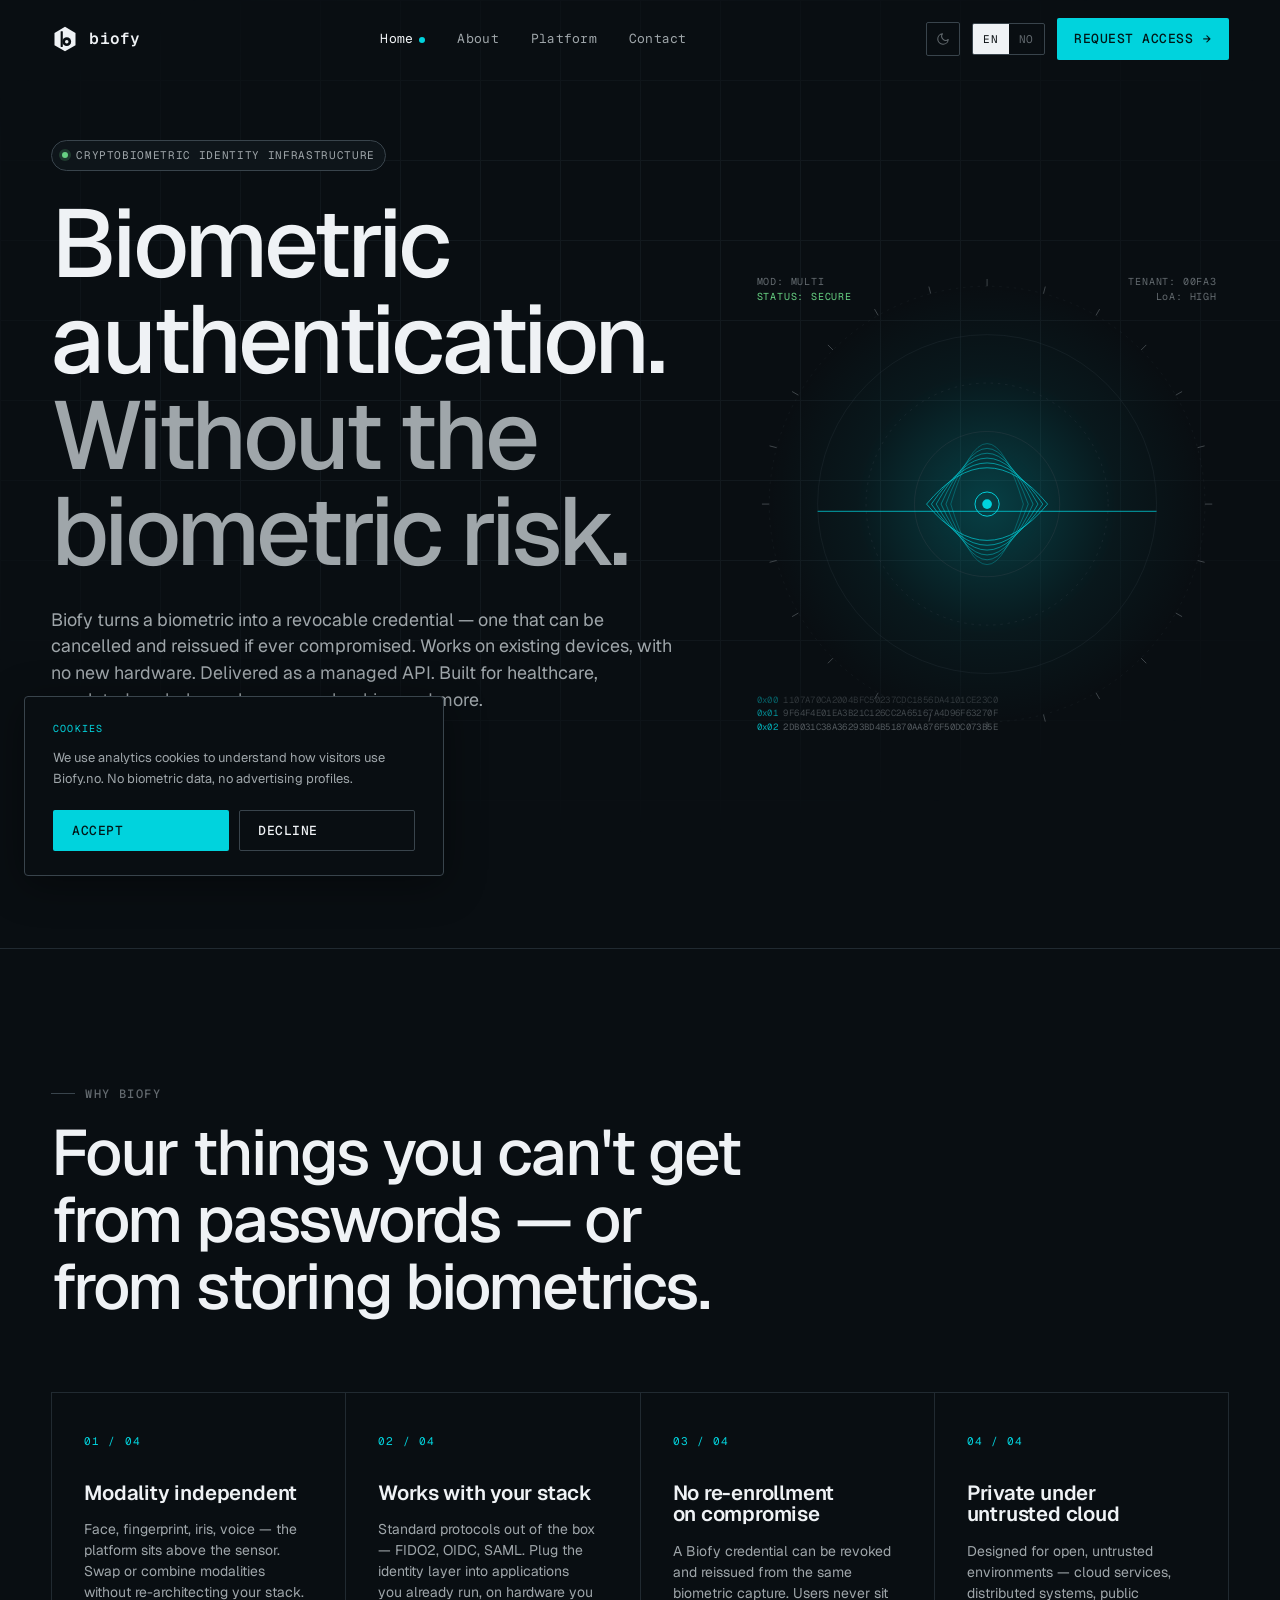
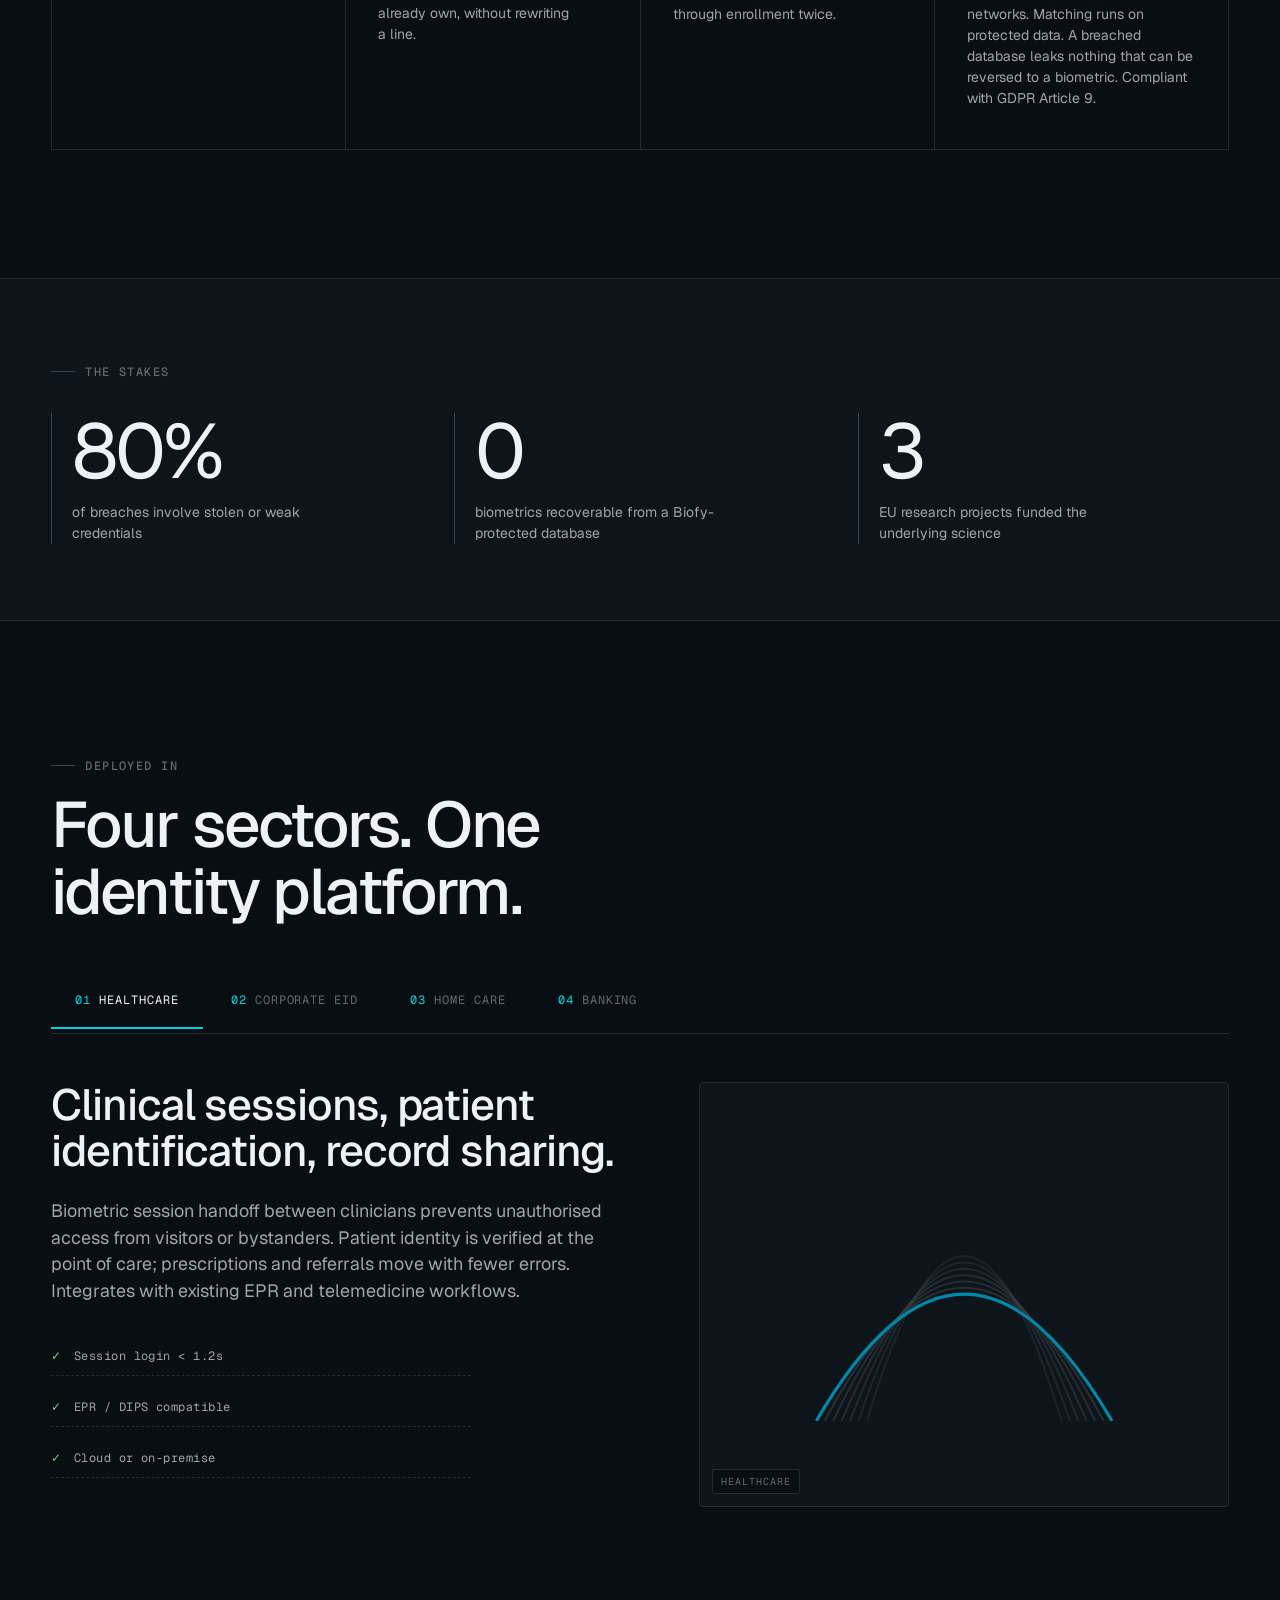
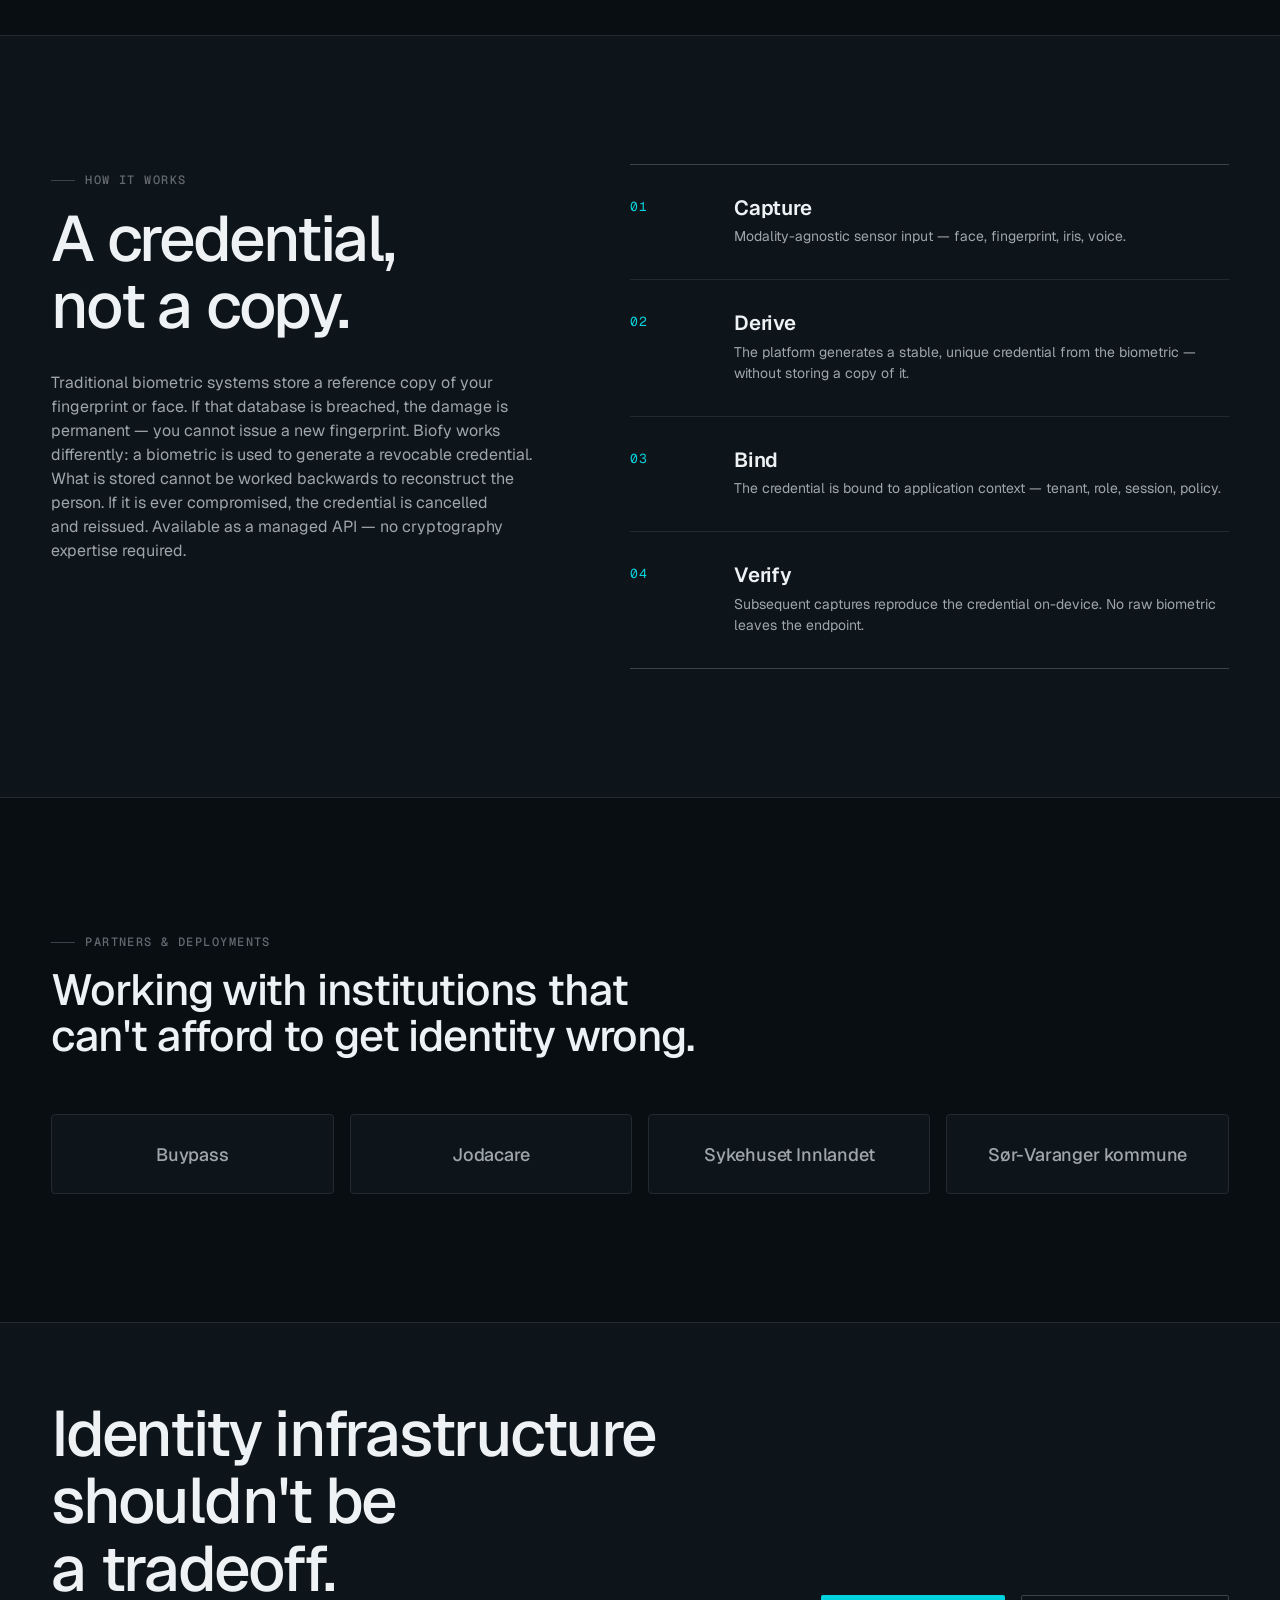
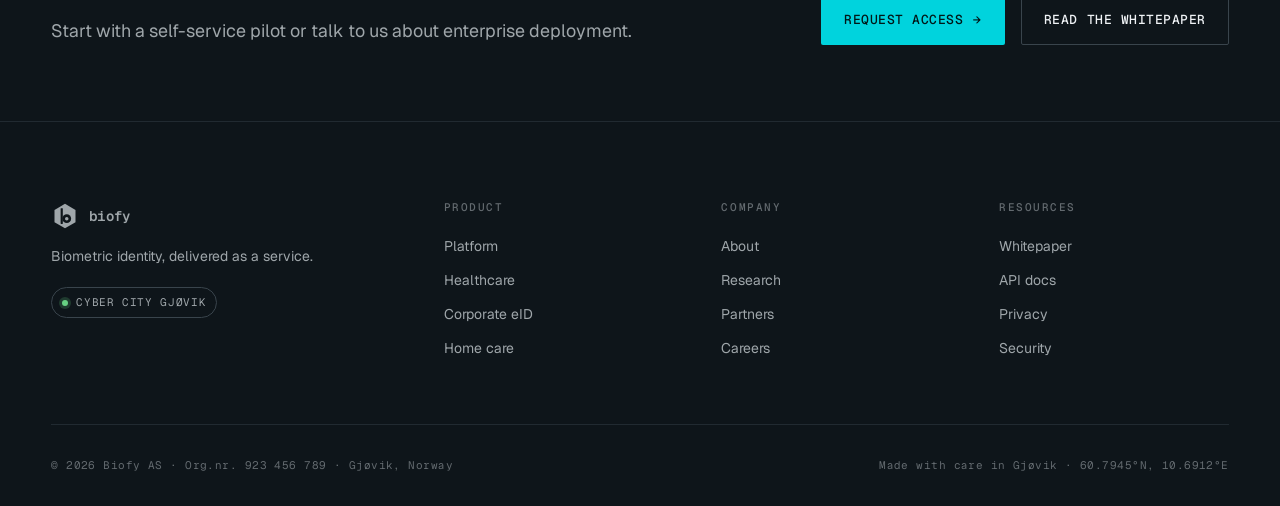
<file: index.html>
<!DOCTYPE html><html lang="en" data-theme="dark" data-scroll-behavior="smooth"><head><meta charSet="utf-8"/><meta name="viewport" content="width=device-width, initial-scale=1"/><link rel="stylesheet" href="/_next/static/chunks/0jp2jo.obcxv0.css" data-precedence="next"/><link rel="preload" as="script" fetchPriority="low" href="/_next/static/chunks/0y_wgo4lu8n.h.js"/><script src="/_next/static/chunks/0pqt~8bl3ukh4.js" async=""></script><script src="/_next/static/chunks/0v9c2uadhpd-i.js" async=""></script><script src="/_next/static/chunks/11wkea2fau5qv.js" async=""></script><script src="/_next/static/chunks/turbopack-0gbx_bzc98.e-.js" async=""></script><script src="/_next/static/chunks/025ootcr1dztp.js" async=""></script><script src="/_next/static/chunks/0~1-0-_nb18x6.js" async=""></script><script src="/_next/static/chunks/01xlw8hd842-c.js" async=""></script><script src="/_next/static/chunks/0p.-lf2bqux9h.js" async=""></script><script src="/_next/static/chunks/0ljwtwwk5x-9u.js" async=""></script><title>Biometric Authentication Without the Biometric Risk</title><meta name="description" content="Biofy turns a biometric into a revocable credential — one that can be cancelled and reissued if ever compromised. Works on existing devices. Built for healthcare, corporate eID, home care, and banking."/><meta name="robots" content="index, follow"/><link rel="canonical" href="https://biofy.no"/><meta property="og:title" content="Biometric Authentication Without the Biometric Risk | Biofy"/><meta property="og:description" content="Biofy turns a biometric into a revocable credential — one that can be cancelled and reissued if ever compromised. Works on existing devices. Built for healthcare, corporate eID, home care, and banking."/><meta property="og:url" content="https://biofy.no"/><meta property="og:image" content="https://biofy.no/opengraph-image?a1b4f851bb68a348"/><meta property="og:image:type" content="image/png"/><meta property="og:image:width" content="1200"/><meta property="og:image:height" content="630"/><meta property="og:image:alt" content="Biofy — Biometric authentication without the biometric risk"/><meta name="twitter:card" content="summary_large_image"/><meta name="twitter:title" content="Biofy — Biometric authentication without the biometric risk"/><meta name="twitter:description" content="Biofy turns a biometric into a revocable credential — breach-safe, revocable, and delivered as a managed API."/><meta name="twitter:image" content="https://biofy.no/opengraph-image?a1b4f851bb68a348"/><meta name="twitter:image:alt" content="Biofy — Biometric authentication without the biometric risk"/><meta name="twitter:image:type" content="image/png"/><meta name="twitter:image:width" content="1200"/><meta name="twitter:image:height" content="630"/><link rel="icon" href="/icon.svg?icon.0kzghrd9e~~87.svg" sizes="any" type="image/svg+xml"/><script>
(function(){try{var t=localStorage.getItem('biofy-theme');if(t!=='dark'&&t!=='light')t='dark';document.documentElement.setAttribute('data-theme',t);}catch(e){document.documentElement.setAttribute('data-theme','dark');}})();
</script><script src="/_next/static/chunks/03~yq9q893hmn.js" noModule=""></script></head><body><div hidden=""><!--$--><!--/$--></div><script type="application/ld+json">{"@context":"https://schema.org","@type":"Organization","name":"Biofy AS","url":"https://biofy.no","foundingDate":"2020","description":"Norwegian deep-tech company commercialising cryptobiometric identity, developed at Cyber City, NTNU.","address":{"@type":"PostalAddress","addressLocality":"Gjøvik","addressCountry":"NO"},"contactPoint":{"@type":"ContactPoint","email":"hello@biofy.no","contactType":"customer service"},"sameAs":["https://biofy.no"]}</script><nav class="nav "><div class="container nav-inner"><a class="logo" href="/"><svg width="28" height="28" viewBox="0 0 64 64" fill="none" class="block shrink-0" aria-label="Biofy mark"><defs><mask id="bmask-28"><rect width="64" height="64" fill="white"></rect><rect x="22" y="14" width="5" height="36" fill="black" rx="1"></rect><circle cx="36" cy="38" r="10" fill="black"></circle><circle cx="36" cy="38" r="4" fill="white"></circle></mask></defs><path d="M32 4 L56 18 L56 46 L32 60 L8 46 L8 18 Z" fill="currentColor" mask="url(#bmask-28)"></path><circle cx="36" cy="38" r="2" fill="currentColor"></circle></svg><span>biofy</span></a><div class="nav-links"><a class="nav-link active" href="/">Home</a><a class="nav-link " href="/about">About</a><a class="nav-link " href="/platform">Platform</a><a class="nav-link " href="/contact">Contact</a></div><div class="nav-actions"><button aria-label="Toggle theme" style="width:34px;height:34px;border:1px solid var(--line-strong);border-radius:var(--radius);display:grid;place-items:center;color:var(--fg-muted);transition:color 0.15s, border-color 0.15s"><svg viewBox="0 0 24 24" fill="none" stroke="currentColor" stroke-width="1.8" stroke-linecap="round" stroke-linejoin="round" style="width:14px;height:14px"><path d="M21 12.8A9 9 0 1 1 11.2 3a7 7 0 0 0 9.8 9.8z"></path></svg></button><div class="lang-switch"><button class="active">EN</button><button class="">NO</button></div><a class="btn btn-primary" style="padding:10px 16px" href="/contact">Request access<!-- --> <span class="arrow">→</span></a><button class="nav-toggle" aria-label="menu"><span></span></button></div></div></nav><main><section class="section" style="padding-top:140px;padding-bottom:80px;position:relative;overflow:hidden"><div class="grid-bg"></div><div class="container" style="position:relative"><div class="hero-grid" style="display:grid;grid-template-columns:minmax(0, 1.3fr) minmax(0, 1fr);gap:64px;align-items:center"><div><div class="chip"><span class="dot"></span>Cryptobiometric identity infrastructure</div><h1 class="h-display" style="margin-top:24px"><span style="display:block;color:var(--fg)">Biometric authentication.</span><span style="display:block;color:var(--fg-dim)">Without the biometric risk.</span></h1><p class="lede" style="margin-top:28px;max-width:56ch">Biofy turns a biometric into a revocable credential — one that can be cancelled and reissued if ever compromised. Works on existing devices, with no new hardware. Delivered as a managed API. Built for healthcare, regulated workplaces, home care, banking and more.</p><div class="row" style="margin-top:40px"><a class="btn btn-primary" href="/platform">See the platform<!-- --> <span class="arrow">→</span></a><a class="btn btn-ghost" href="/contact">Request access</a></div><div style="margin-top:48px;font-family:var(--font-mono);font-size:11px;letter-spacing:0.12em;text-transform:uppercase;color:var(--fg-muted);display:flex;gap:16px;flex-wrap:wrap"><span style="display:inline-flex;align-items:center;gap:8px"><span style="width:4px;height:4px;background:var(--signal);border-radius:50%"></span>NTNU NISlab</span><span style="display:inline-flex;align-items:center;gap:8px"><span style="width:4px;height:4px;background:var(--signal);border-radius:50%"></span>ISO 27001 ready</span><span style="display:inline-flex;align-items:center;gap:8px"><span style="width:4px;height:4px;background:var(--signal);border-radius:50%"></span>API-first</span></div></div><div><div style="position:relative;width:100%;aspect-ratio:1/1;max-width:520px;margin:0 auto;opacity:0;transition:opacity 0.3s"><svg viewBox="0 0 400 400" style="position:absolute;inset:0;width:100%;height:100%"><defs><radialGradient id="hg" cx="50%" cy="50%"><stop offset="0%" stop-color="var(--accent)" stop-opacity="0.25"></stop><stop offset="60%" stop-color="var(--accent)" stop-opacity="0.05"></stop><stop offset="100%" stop-color="var(--accent)" stop-opacity="0"></stop></radialGradient></defs><circle cx="200" cy="200" r="180" fill="url(#hg)"></circle><circle cx="200" cy="200" r="60" fill="none" stroke="var(--line-strong)" stroke-width="0.5" opacity="0.6"></circle><circle cx="200" cy="200" r="100" fill="none" stroke="var(--line-strong)" stroke-width="0.5" stroke-dasharray="2 4" opacity="0.5"></circle><circle cx="200" cy="200" r="140" fill="none" stroke="var(--line-strong)" stroke-width="0.5" opacity="0.4"></circle><circle cx="200" cy="200" r="180" fill="none" stroke="var(--line-strong)" stroke-width="0.5" stroke-dasharray="2 4" opacity="0.3"></circle><line x1="380" y1="200" x2="386" y2="200" stroke="var(--fg-muted)" stroke-width="0.5"></line><line x1="373.9" y1="246.6" x2="379.7" y2="248.1" stroke="var(--fg-muted)" stroke-width="0.5"></line><line x1="355.9" y1="290" x2="361.1" y2="293" stroke="var(--fg-muted)" stroke-width="0.5"></line><line x1="327.3" y1="327.3" x2="331.5" y2="331.5" stroke="var(--fg-muted)" stroke-width="0.5"></line><line x1="290" y1="355.9" x2="293" y2="361.1" stroke="var(--fg-muted)" stroke-width="0.5"></line><line x1="246.6" y1="373.9" x2="248.1" y2="379.7" stroke="var(--fg-muted)" stroke-width="0.5"></line><line x1="200" y1="380" x2="200" y2="386" stroke="var(--fg-muted)" stroke-width="0.5"></line><line x1="153.4" y1="373.9" x2="151.9" y2="379.7" stroke="var(--fg-muted)" stroke-width="0.5"></line><line x1="110" y1="355.9" x2="107" y2="361.1" stroke="var(--fg-muted)" stroke-width="0.5"></line><line x1="72.7" y1="327.3" x2="68.5" y2="331.5" stroke="var(--fg-muted)" stroke-width="0.5"></line><line x1="44.1" y1="290" x2="38.9" y2="293" stroke="var(--fg-muted)" stroke-width="0.5"></line><line x1="26.1" y1="246.6" x2="20.3" y2="248.1" stroke="var(--fg-muted)" stroke-width="0.5"></line><line x1="20" y1="200" x2="14" y2="200" stroke="var(--fg-muted)" stroke-width="0.5"></line><line x1="26.1" y1="153.4" x2="20.3" y2="151.9" stroke="var(--fg-muted)" stroke-width="0.5"></line><line x1="44.1" y1="110" x2="38.9" y2="107" stroke="var(--fg-muted)" stroke-width="0.5"></line><line x1="72.7" y1="72.7" x2="68.5" y2="68.5" stroke="var(--fg-muted)" stroke-width="0.5"></line><line x1="110" y1="44.1" x2="107" y2="38.9" stroke="var(--fg-muted)" stroke-width="0.5"></line><line x1="153.4" y1="26.1" x2="151.9" y2="20.3" stroke="var(--fg-muted)" stroke-width="0.5"></line><line x1="200" y1="20" x2="200" y2="14" stroke="var(--fg-muted)" stroke-width="0.5"></line><line x1="246.6" y1="26.1" x2="248.1" y2="20.3" stroke="var(--fg-muted)" stroke-width="0.5"></line><line x1="290" y1="44.1" x2="293" y2="38.9" stroke="var(--fg-muted)" stroke-width="0.5"></line><line x1="327.3" y1="72.7" x2="331.5" y2="68.5" stroke="var(--fg-muted)" stroke-width="0.5"></line><line x1="355.9" y1="110" x2="361.1" y2="107" stroke="var(--fg-muted)" stroke-width="0.5"></line><line x1="373.9" y1="153.4" x2="379.7" y2="151.9" stroke="var(--fg-muted)" stroke-width="0.5"></line><path d="M 150 200 Q 200 140, 250 200 Q 200 260, 150 200" fill="none" stroke="var(--accent)" stroke-width="0.8" opacity="0.7"></path><path d="M 154 200 Q 200 132, 246 200 Q 200 268, 154 200" fill="none" stroke="var(--accent)" stroke-width="0.8" opacity="0.62"></path><path d="M 158 200 Q 200 124, 242 200 Q 200 276, 158 200" fill="none" stroke="var(--accent)" stroke-width="0.8" opacity="0.54"></path><path d="M 162 200 Q 200 116, 238 200 Q 200 284, 162 200" fill="none" stroke="var(--accent)" stroke-width="0.8" opacity="0.46"></path><path d="M 166 200 Q 200 108, 234 200 Q 200 292, 166 200" fill="none" stroke="var(--accent)" stroke-width="0.8" opacity="0.38"></path><path d="M 170 200 Q 200 100, 230 200 Q 200 300, 170 200" fill="none" stroke="var(--accent)" stroke-width="0.8" opacity="0.3"></path><line x1="60" y1="140" x2="340" y2="140" stroke="var(--accent)" stroke-width="1" opacity="0.6"></line><circle cx="200" cy="200" r="4" fill="var(--accent)"></circle><circle cx="200" cy="200" r="10" fill="none" stroke="var(--accent)" stroke-width="0.8"></circle></svg><div style="position:absolute;top:12px;left:12px;font-family:var(--font-mono);font-size:10px;letter-spacing:0.08em;color:var(--fg-muted)"><div>MOD: MULTI</div><div style="color:var(--signal)">STATUS: SECURE</div></div><div style="position:absolute;top:12px;right:12px;font-family:var(--font-mono);font-size:10px;letter-spacing:0.08em;color:var(--fg-muted);text-align:right"><div>TENANT: 00FA3</div><div>LoA: HIGH</div></div><div style="position:absolute;bottom:12px;left:12px;right:12px;font-family:var(--font-mono);font-size:9px;letter-spacing:0.04em;color:var(--fg-muted);line-height:1.5"><div style="opacity:0.4;white-space:nowrap;overflow:hidden"><span style="color:var(--accent)">0x<!-- -->00</span>  <span>3B8BD16DF83AA4919256CC4DC8DE916F1BF360EB</span></div><div style="opacity:0.6000000000000001;white-space:nowrap;overflow:hidden"><span style="color:var(--accent)">0x<!-- -->01</span>  <span>B9E81E4064CD1BB0549F121711EE6CE68998643A</span></div><div style="opacity:0.8;white-space:nowrap;overflow:hidden"><span style="color:var(--accent)">0x<!-- -->02</span>  <span>37356B24D15182C016D868E16AFE277EE73C687A</span></div></div></div></div></div></div></section><section class="section" style="border-top:1px solid var(--line)"><div class="container"><div class="reveal" style="max-width:800px;margin-bottom:72px"><span class="eyebrow">Why Biofy</span><h2 class="h1" style="margin-top:16px">Four things you can&#x27;t get from passwords — or from storing biometrics.</h2></div><div style="display:grid;grid-template-columns:repeat(auto-fit, minmax(260px, 1fr));border-top:1px solid var(--line);border-left:1px solid var(--line)"><div class="reveal" style="padding:40px 32px;border-right:1px solid var(--line);border-bottom:1px solid var(--line);background:var(--bg);min-height:280px;transition:background 0.2s"><div style="font-family:var(--font-mono);font-size:11px;letter-spacing:0.1em;color:var(--accent);margin-bottom:32px">01<!-- --> / 04</div><h3 class="h3" style="margin-bottom:16px">Modality independent</h3><p style="font-size:14px">Face, fingerprint, iris, voice — the platform sits above the sensor. Swap or combine modalities without re-architecting your stack.</p></div><div class="reveal" style="padding:40px 32px;border-right:1px solid var(--line);border-bottom:1px solid var(--line);background:var(--bg);min-height:280px;transition:background 0.2s"><div style="font-family:var(--font-mono);font-size:11px;letter-spacing:0.1em;color:var(--accent);margin-bottom:32px">02<!-- --> / 04</div><h3 class="h3" style="margin-bottom:16px">Works with your stack</h3><p style="font-size:14px">Standard protocols out of the box — FIDO2, OIDC, SAML. Plug the identity layer into applications you already run, on hardware you already own, without rewriting a line.</p></div><div class="reveal" style="padding:40px 32px;border-right:1px solid var(--line);border-bottom:1px solid var(--line);background:var(--bg);min-height:280px;transition:background 0.2s"><div style="font-family:var(--font-mono);font-size:11px;letter-spacing:0.1em;color:var(--accent);margin-bottom:32px">03<!-- --> / 04</div><h3 class="h3" style="margin-bottom:16px">No re-enrollment on compromise</h3><p style="font-size:14px">A Biofy credential can be revoked and reissued from the same biometric capture. Users never sit through enrollment twice.</p></div><div class="reveal" style="padding:40px 32px;border-right:1px solid var(--line);border-bottom:1px solid var(--line);background:var(--bg);min-height:280px;transition:background 0.2s"><div style="font-family:var(--font-mono);font-size:11px;letter-spacing:0.1em;color:var(--accent);margin-bottom:32px">04<!-- --> / 04</div><h3 class="h3" style="margin-bottom:16px">Private under untrusted cloud</h3><p style="font-size:14px">Designed for open, untrusted environments — cloud services, distributed systems, public networks. Matching runs on protected data. A breached database leaks nothing that can be reversed to a biometric. Compliant with GDPR Article 9.</p></div></div></div></section><section class="section-sm" style="border-top:1px solid var(--line);background:var(--bg-1)"><div class="container"><span class="eyebrow reveal">The stakes</span><div style="margin-top:32px;display:grid;grid-template-columns:repeat(auto-fit, minmax(220px, 1fr));gap:32px"><div class="reveal" style="border-left:1px solid var(--line-strong);padding-left:20px"><div style="font-family:var(--font-sans);font-size:clamp(48px, 6vw, 80px);font-weight:400;letter-spacing:-0.04em;line-height:1;color:var(--fg)">80%</div><div style="margin-top:12px;color:var(--fg-dim);font-size:14px;max-width:260px">of breaches involve stolen or weak credentials</div></div><div class="reveal" style="border-left:1px solid var(--line-strong);padding-left:20px"><div style="font-family:var(--font-sans);font-size:clamp(48px, 6vw, 80px);font-weight:400;letter-spacing:-0.04em;line-height:1;color:var(--fg)">0</div><div style="margin-top:12px;color:var(--fg-dim);font-size:14px;max-width:260px">biometrics recoverable from a Biofy-protected database</div></div><div class="reveal" style="border-left:1px solid var(--line-strong);padding-left:20px"><div style="font-family:var(--font-sans);font-size:clamp(48px, 6vw, 80px);font-weight:400;letter-spacing:-0.04em;line-height:1;color:var(--fg)">3</div><div style="margin-top:12px;color:var(--fg-dim);font-size:14px;max-width:260px">EU research projects funded the underlying science</div></div></div></div></section><section class="section" style="border-top:1px solid var(--line)"><div class="container"><div class="reveal" style="margin-bottom:48px;max-width:760px"><span class="eyebrow">Deployed in</span><h2 class="h1" style="margin-top:16px">Four sectors. One identity platform.</h2></div><div class="reveal" style="display:flex;gap:4px;border-bottom:1px solid var(--line);margin-bottom:48px;padding-bottom:5px;overflow-x:auto"><button style="padding:18px 24px;font-family:var(--font-mono);font-size:12px;letter-spacing:0.08em;text-transform:uppercase;color:var(--fg);border-bottom:2px solid var(--accent);margin-bottom:-1px;transition:all 0.2s;white-space:nowrap"><span style="color:var(--accent);margin-right:8px">0<!-- -->1</span>Healthcare</button><button style="padding:18px 24px;font-family:var(--font-mono);font-size:12px;letter-spacing:0.08em;text-transform:uppercase;color:var(--fg-muted);border-bottom:2px solid transparent;margin-bottom:-1px;transition:all 0.2s;white-space:nowrap"><span style="color:var(--accent);margin-right:8px">0<!-- -->2</span>Corporate eID</button><button style="padding:18px 24px;font-family:var(--font-mono);font-size:12px;letter-spacing:0.08em;text-transform:uppercase;color:var(--fg-muted);border-bottom:2px solid transparent;margin-bottom:-1px;transition:all 0.2s;white-space:nowrap"><span style="color:var(--accent);margin-right:8px">0<!-- -->3</span>Home care</button><button style="padding:18px 24px;font-family:var(--font-mono);font-size:12px;letter-spacing:0.08em;text-transform:uppercase;color:var(--fg-muted);border-bottom:2px solid transparent;margin-bottom:-1px;transition:all 0.2s;white-space:nowrap"><span style="color:var(--accent);margin-right:8px">0<!-- -->4</span>Banking</button></div><div class="uc-grid reveal" style="display:grid;grid-template-columns:minmax(0, 1.1fr) minmax(0, 1fr);gap:64px;align-items:start"><div><h3 class="h2" style="margin-bottom:24px">Clinical sessions, patient identification, record sharing.</h3><p class="lede" style="margin-bottom:32px">Biometric session handoff between clinicians prevents unauthorised access from visitors or bystanders. Patient identity is verified at the point of care; prescriptions and referrals move with fewer errors. Integrates with existing EPR and telemedicine workflows.</p><div style="display:grid;gap:12px;max-width:420px"><div style="display:flex;align-items:center;gap:12px;padding:10px 0;border-bottom:1px dashed var(--line);font-family:var(--font-mono);font-size:12px;letter-spacing:0.04em;color:var(--fg-dim)"><span style="color:var(--signal)">✓</span>Session login &lt; 1.2s</div><div style="display:flex;align-items:center;gap:12px;padding:10px 0;border-bottom:1px dashed var(--line);font-family:var(--font-mono);font-size:12px;letter-spacing:0.04em;color:var(--fg-dim)"><span style="color:var(--signal)">✓</span>EPR / DIPS compatible</div><div style="display:flex;align-items:center;gap:12px;padding:10px 0;border-bottom:1px dashed var(--line);font-family:var(--font-mono);font-size:12px;letter-spacing:0.04em;color:var(--fg-dim)"><span style="color:var(--signal)">✓</span>Cloud or on-premise</div></div></div><div style="aspect-ratio:5/4;border-radius:var(--radius-lg);overflow:hidden;border:1px solid var(--line);background:var(--bg-1);position:relative"><svg viewBox="0 0 200 200" width="100%" height="100%" class="block w-full h-full" aria-hidden="true"><path d="M 30 160 Q 100 40, 170 160" stroke="var(--color-dim)" stroke-width="1" fill="none" opacity="0.6"></path><path d="M 34 160 Q 100 34, 166 160" stroke="var(--color-dim)" stroke-width="1" fill="none" opacity="0.5499999999999999"></path><path d="M 38 160 Q 100 28, 162 160" stroke="var(--color-dim)" stroke-width="1" fill="none" opacity="0.5"></path><path d="M 42 160 Q 100 22, 158 160" stroke="var(--color-dim)" stroke-width="1" fill="none" opacity="0.44999999999999996"></path><path d="M 46 160 Q 100 16, 154 160" stroke="var(--color-dim)" stroke-width="1" fill="none" opacity="0.39999999999999997"></path><path d="M 50 160 Q 100 10, 150 160" stroke="var(--color-dim)" stroke-width="1" fill="none" opacity="0.35"></path><path d="M 54 160 Q 100 4, 146 160" stroke="var(--color-dim)" stroke-width="1" fill="none" opacity="0.29999999999999993"></path><path d="M 30 160 Q 100 40, 170 160" stroke="var(--color-primary)" stroke-width="1.5" fill="none"></path></svg><div style="position:absolute;bottom:12px;left:12px;font-family:var(--font-mono);font-size:10px;letter-spacing:0.1em;text-transform:uppercase;color:var(--fg-muted);background:var(--bg);border:1px solid var(--line);border-radius:2px;padding:4px 8px">Healthcare</div></div></div></div></section><section class="section" style="border-top:1px solid var(--line);background:var(--bg-1)"><div class="container"><div class="how-grid" style="display:grid;grid-template-columns:minmax(0, 1fr) minmax(0, 1.2fr);gap:80px;align-items:start"><div class="reveal" style="position:sticky;top:120px"><span class="eyebrow">How it works</span><h2 class="h1" style="margin-top:16px">A credential, not a copy.</h2><p class="mt-m">Traditional biometric systems store a reference copy of your fingerprint or face. If that database is breached, the damage is permanent — you cannot issue a new fingerprint. Biofy works differently: a biometric is used to generate a revocable credential. What is stored cannot be worked backwards to reconstruct the person. If it is ever compromised, the credential is cancelled and reissued. Available as a managed API — no cryptography expertise required.</p></div><div><div class="reveal" style="display:grid;grid-template-columns:80px 1fr;gap:24px;padding:32px 0;border-top:1px solid var(--line-strong);border-bottom:none"><div style="font-family:var(--font-mono);font-size:13px;color:var(--accent);letter-spacing:0.08em">01</div><div><h3 class="h3" style="margin-bottom:8px">Capture</h3><p style="font-size:14px">Modality-agnostic sensor input — face, fingerprint, iris, voice.</p></div></div><div class="reveal" style="display:grid;grid-template-columns:80px 1fr;gap:24px;padding:32px 0;border-top:1px solid var(--line);border-bottom:none"><div style="font-family:var(--font-mono);font-size:13px;color:var(--accent);letter-spacing:0.08em">02</div><div><h3 class="h3" style="margin-bottom:8px">Derive</h3><p style="font-size:14px">The platform generates a stable, unique credential from the biometric — without storing a copy of it.</p></div></div><div class="reveal" style="display:grid;grid-template-columns:80px 1fr;gap:24px;padding:32px 0;border-top:1px solid var(--line);border-bottom:none"><div style="font-family:var(--font-mono);font-size:13px;color:var(--accent);letter-spacing:0.08em">03</div><div><h3 class="h3" style="margin-bottom:8px">Bind</h3><p style="font-size:14px">The credential is bound to application context — tenant, role, session, policy.</p></div></div><div class="reveal" style="display:grid;grid-template-columns:80px 1fr;gap:24px;padding:32px 0;border-top:1px solid var(--line);border-bottom:1px solid var(--line-strong)"><div style="font-family:var(--font-mono);font-size:13px;color:var(--accent);letter-spacing:0.08em">04</div><div><h3 class="h3" style="margin-bottom:8px">Verify</h3><p style="font-size:14px">Subsequent captures reproduce the credential on-device. No raw biometric leaves the endpoint.</p></div></div></div></div></div></section><section class="section" style="border-top:1px solid var(--line)"><div class="container"><div class="reveal" style="max-width:760px;margin-bottom:56px"><span class="eyebrow">Partners &amp; deployments</span><h2 class="h2" style="margin-top:16px">Working with institutions that can&#x27;t afford to get identity wrong.</h2></div><div class="reveal" style="display:grid;grid-template-columns:repeat(auto-fit, minmax(200px, 1fr));gap:16px"><div style="height:80px;display:grid;place-items:center;border:1px solid var(--line);border-radius:var(--radius-lg);background:var(--bg-1);padding:0 24px;transition:border-color 0.2s, color 0.2s;color:var(--fg-dim)"><span style="font-family:var(--font-sans);font-size:18px;font-weight:500;letter-spacing:-0.01em">Buypass</span></div><div style="height:80px;display:grid;place-items:center;border:1px solid var(--line);border-radius:var(--radius-lg);background:var(--bg-1);padding:0 24px;transition:border-color 0.2s, color 0.2s;color:var(--fg-dim)"><span style="font-family:var(--font-sans);font-size:18px;font-weight:500;letter-spacing:-0.01em">Jodacare</span></div><div style="height:80px;display:grid;place-items:center;border:1px solid var(--line);border-radius:var(--radius-lg);background:var(--bg-1);padding:0 24px;transition:border-color 0.2s, color 0.2s;color:var(--fg-dim)"><span style="font-family:var(--font-sans);font-size:18px;font-weight:500;letter-spacing:-0.01em">Sykehuset Innlandet</span></div><div style="height:80px;display:grid;place-items:center;border:1px solid var(--line);border-radius:var(--radius-lg);background:var(--bg-1);padding:0 24px;transition:border-color 0.2s, color 0.2s;color:var(--fg-dim)"><span style="font-family:var(--font-sans);font-size:18px;font-weight:500;letter-spacing:-0.01em">Sør-Varanger kommune</span></div></div></div></section><section class="section-sm" style="border-top:1px solid var(--line);background:var(--bg-1)"><div class="container"><div class="reveal" style="display:flex;justify-content:space-between;align-items:flex-end;gap:48px;flex-wrap:wrap"><div style="max-width:640px"><h2 class="h1">Identity infrastructure shouldn&#x27;t be a tradeoff.</h2><p class="lede mt-s">Start with a self-service pilot or talk to us about enterprise deployment.</p></div><div class="row"><a class="btn btn-primary" href="/contact">Request access<!-- --> <span class="arrow">→</span></a><a class="btn btn-ghost" href="/platform">Read the whitepaper</a></div></div></div></section></main><!--$--><!--/$--><footer class="footer"><div class="container"><div class="footer-grid"><div><a class="logo" style="margin-bottom:16px" href="/"><svg width="28" height="28" viewBox="0 0 64 64" fill="none" class="block shrink-0" aria-label="Biofy mark"><defs><mask id="bmask-28"><rect width="64" height="64" fill="white"></rect><rect x="22" y="14" width="5" height="36" fill="black" rx="1"></rect><circle cx="36" cy="38" r="10" fill="black"></circle><circle cx="36" cy="38" r="4" fill="white"></circle></mask></defs><path d="M32 4 L56 18 L56 46 L32 60 L8 46 L8 18 Z" fill="currentColor" mask="url(#bmask-28)"></path><circle cx="36" cy="38" r="2" fill="currentColor"></circle></svg><span>biofy</span></a><p style="font-size:14px;max-width:300px;margin-top:12px">Biometric identity, delivered as a service.</p><div class="chip" style="margin-top:20px"><span class="dot"></span>Cyber City Gjøvik</div></div><div><h4>Product</h4><ul><li><a href="/platform">Platform</a></li><li><a href="/platform">Healthcare</a></li><li><a href="/platform">Corporate eID</a></li><li><a href="/platform">Home care</a></li></ul></div><div><h4>Company</h4><ul><li><a href="/about">About</a></li><li><a href="/about">Research</a></li><li><a href="/about">Partners</a></li><li><a href="/about">Careers</a></li></ul></div><div><h4>Resources</h4><ul><li><a href="/contact">Whitepaper</a></li><li><a href="/contact">API docs</a></li><li><a href="/contact">Privacy</a></li><li><a href="/contact">Security</a></li></ul></div></div><div class="footer-bottom"><span>© 2026 Biofy AS · Org.nr. 923 456 789 · Gjøvik, Norway</span><span>Made with care in Gjøvik<!-- --> · 60.7945°N, 10.6912°E</span></div></div></footer><script src="/_next/static/chunks/0y_wgo4lu8n.h.js" id="_R_" async=""></script><script>(self.__next_f=self.__next_f||[]).push([0])</script><script>self.__next_f.push([1,"1:\"$Sreact.fragment\"\n2:I[25267,[\"/_next/static/chunks/025ootcr1dztp.js\",\"/_next/static/chunks/0~1-0-_nb18x6.js\"],\"ThemeProvider\"]\n3:I[73297,[\"/_next/static/chunks/025ootcr1dztp.js\",\"/_next/static/chunks/0~1-0-_nb18x6.js\"],\"LanguageProvider\"]\n4:I[5164,[\"/_next/static/chunks/025ootcr1dztp.js\",\"/_next/static/chunks/0~1-0-_nb18x6.js\"],\"Nav\"]\n5:I[39756,[\"/_next/static/chunks/01xlw8hd842-c.js\",\"/_next/static/chunks/0p.-lf2bqux9h.js\"],\"default\"]\n6:I[37457,[\"/_next/static/chunks/01xlw8hd842-c.js\",\"/_next/static/chunks/0p.-lf2bqux9h.js\"],\"default\"]\n7:I[22016,[\"/_next/static/chunks/025ootcr1dztp.js\",\"/_next/static/chunks/0~1-0-_nb18x6.js\"],\"\"]\n8:I[41710,[\"/_next/static/chunks/025ootcr1dztp.js\",\"/_next/static/chunks/0~1-0-_nb18x6.js\"],\"Footer\"]\n9:I[42619,[\"/_next/static/chunks/025ootcr1dztp.js\",\"/_next/static/chunks/0~1-0-_nb18x6.js\"],\"CookieConsent\"]\na:I[48908,[\"/_next/static/chunks/025ootcr1dztp.js\",\"/_next/static/chunks/0~1-0-_nb18x6.js\",\"/_next/static/chunks/0ljwtwwk5x-9u.js\"],\"HomeClient\"]\nb:I[97367,[\"/_next/static/chunks/01xlw8hd842-c.js\",\"/_next/static/chunks/0p.-lf2bqux9h.js\"],\"OutletBoundary\"]\nc:\"$Sreact.suspense\"\ne:I[97367,[\"/_next/static/chunks/01xlw8hd842-c.js\",\"/_next/static/chunks/0p.-lf2bqux9h.js\"],\"ViewportBoundary\"]\n10:I[97367,[\"/_next/static/chunks/01xlw8hd842-c.js\",\"/_next/static/chunks/0p.-lf2bqux9h.js\"],\"MetadataBoundary\"]\n12:I[68027,[\"/_next/static/chunks/025ootcr1dztp.js\",\"/_next/static/chunks/0~1-0-_nb18x6.js\"],\"default\",1]\n:HL[\"/_next/static/chunks/0jp2jo.obcxv0.css\",\"style\"]\n"])</script><script>self.__next_f.push([1,"0:{\"P\":null,\"c\":[\"\",\"\"],\"q\":\"\",\"i\":false,\"f\":[[[\"\",{\"children\":[\"__PAGE__\",{}]},\"$undefined\",\"$undefined\",16],[[\"$\",\"$1\",\"c\",{\"children\":[[[\"$\",\"link\",\"0\",{\"rel\":\"stylesheet\",\"href\":\"/_next/static/chunks/0jp2jo.obcxv0.css\",\"precedence\":\"next\",\"crossOrigin\":\"$undefined\",\"nonce\":\"$undefined\"}],[\"$\",\"script\",\"script-0\",{\"src\":\"/_next/static/chunks/025ootcr1dztp.js\",\"async\":true,\"nonce\":\"$undefined\"}],[\"$\",\"script\",\"script-1\",{\"src\":\"/_next/static/chunks/0~1-0-_nb18x6.js\",\"async\":true,\"nonce\":\"$undefined\"}]],[\"$\",\"html\",null,{\"lang\":\"en\",\"data-theme\":\"dark\",\"data-scroll-behavior\":\"smooth\",\"suppressHydrationWarning\":true,\"children\":[[\"$\",\"head\",null,{\"children\":[\"$\",\"script\",null,{\"dangerouslySetInnerHTML\":{\"__html\":\"\\n(function(){try{var t=localStorage.getItem('biofy-theme');if(t!=='dark'\u0026\u0026t!=='light')t='dark';document.documentElement.setAttribute('data-theme',t);}catch(e){document.documentElement.setAttribute('data-theme','dark');}})();\\n\"}}]}],[\"$\",\"body\",null,{\"children\":[[\"$\",\"script\",null,{\"type\":\"application/ld+json\",\"dangerouslySetInnerHTML\":{\"__html\":\"{\\\"@context\\\":\\\"https://schema.org\\\",\\\"@type\\\":\\\"Organization\\\",\\\"name\\\":\\\"Biofy AS\\\",\\\"url\\\":\\\"https://biofy.no\\\",\\\"foundingDate\\\":\\\"2020\\\",\\\"description\\\":\\\"Norwegian deep-tech company commercialising cryptobiometric identity, developed at Cyber City, NTNU.\\\",\\\"address\\\":{\\\"@type\\\":\\\"PostalAddress\\\",\\\"addressLocality\\\":\\\"Gjøvik\\\",\\\"addressCountry\\\":\\\"NO\\\"},\\\"contactPoint\\\":{\\\"@type\\\":\\\"ContactPoint\\\",\\\"email\\\":\\\"hello@biofy.no\\\",\\\"contactType\\\":\\\"customer service\\\"},\\\"sameAs\\\":[\\\"https://biofy.no\\\"]}\"}}],[\"$\",\"$L2\",null,{\"children\":[\"$\",\"$L3\",null,{\"children\":[[\"$\",\"$L4\",null,{}],[\"$\",\"$L5\",null,{\"parallelRouterKey\":\"children\",\"error\":\"$undefined\",\"errorStyles\":\"$undefined\",\"errorScripts\":\"$undefined\",\"template\":[\"$\",\"$L6\",null,{}],\"templateStyles\":\"$undefined\",\"templateScripts\":\"$undefined\",\"notFound\":[[\"$\",\"main\",null,{\"children\":[\"$\",\"section\",null,{\"className\":\"section\",\"style\":{\"paddingTop\":160,\"paddingBottom\":120,\"minHeight\":\"60vh\",\"display\":\"flex\",\"alignItems\":\"center\"},\"children\":[\"$\",\"div\",null,{\"className\":\"container\",\"children\":[[\"$\",\"div\",null,{\"style\":{\"fontFamily\":\"var(--font-mono)\",\"fontSize\":11,\"letterSpacing\":\"0.12em\",\"textTransform\":\"uppercase\",\"color\":\"var(--accent)\",\"marginBottom\":24},\"children\":\"404\"}],[\"$\",\"h1\",null,{\"className\":\"h-display\",\"style\":{\"marginBottom\":24,\"maxWidth\":\"14ch\"},\"children\":\"Page not found.\"}],[\"$\",\"p\",null,{\"className\":\"lede\",\"style\":{\"maxWidth\":\"42ch\",\"marginBottom\":48},\"children\":\"The page you're looking for doesn't exist or has been moved.\"}],[\"$\",\"div\",null,{\"className\":\"row\",\"children\":[[\"$\",\"$L7\",null,{\"href\":\"/\",\"className\":\"btn btn-primary\",\"children\":[\"Back to home \",[\"$\",\"span\",null,{\"className\":\"arrow\",\"children\":\"→\"}]]}],[\"$\",\"$L7\",null,{\"href\":\"/contact\",\"className\":\"btn btn-ghost\",\"children\":\"Contact us\"}]]}]]}]}]}],[]],\"forbidden\":\"$undefined\",\"unauthorized\":\"$undefined\"}],[\"$\",\"$L8\",null,{}],[\"$\",\"$L9\",null,{}]]}]}]]}]]}]]}],{\"children\":[[\"$\",\"$1\",\"c\",{\"children\":[[\"$\",\"$La\",null,{}],[[\"$\",\"script\",\"script-0\",{\"src\":\"/_next/static/chunks/0ljwtwwk5x-9u.js\",\"async\":true,\"nonce\":\"$undefined\"}]],[\"$\",\"$Lb\",null,{\"children\":[\"$\",\"$c\",null,{\"name\":\"Next.MetadataOutlet\",\"children\":\"$@d\"}]}]]}],{},null,false,null]},null,false,null],[\"$\",\"$1\",\"h\",{\"children\":[null,[\"$\",\"$Le\",null,{\"children\":\"$Lf\"}],[\"$\",\"div\",null,{\"hidden\":true,\"children\":[\"$\",\"$L10\",null,{\"children\":[\"$\",\"$c\",null,{\"name\":\"Next.Metadata\",\"children\":\"$L11\"}]}]}],null]}],false]],\"m\":\"$undefined\",\"G\":[\"$12\",[[\"$\",\"link\",\"0\",{\"rel\":\"stylesheet\",\"href\":\"/_next/static/chunks/0jp2jo.obcxv0.css\",\"precedence\":\"next\",\"crossOrigin\":\"$undefined\",\"nonce\":\"$undefined\"}]]],\"S\":true,\"h\":null,\"s\":\"$undefined\",\"l\":\"$undefined\",\"p\":\"$undefined\",\"d\":\"$undefined\",\"b\":\"19XDL-rZMBKv00SYS5ERB\"}\n"])</script><script>self.__next_f.push([1,"f:[[\"$\",\"meta\",\"0\",{\"charSet\":\"utf-8\"}],[\"$\",\"meta\",\"1\",{\"name\":\"viewport\",\"content\":\"width=device-width, initial-scale=1\"}]]\n"])</script><script>self.__next_f.push([1,"13:I[27201,[\"/_next/static/chunks/01xlw8hd842-c.js\",\"/_next/static/chunks/0p.-lf2bqux9h.js\"],\"IconMark\"]\nd:null\n"])</script><script>self.__next_f.push([1,"11:[[\"$\",\"title\",\"0\",{\"children\":\"Biometric Authentication Without the Biometric Risk\"}],[\"$\",\"meta\",\"1\",{\"name\":\"description\",\"content\":\"Biofy turns a biometric into a revocable credential — one that can be cancelled and reissued if ever compromised. Works on existing devices. Built for healthcare, corporate eID, home care, and banking.\"}],[\"$\",\"meta\",\"2\",{\"name\":\"robots\",\"content\":\"index, follow\"}],[\"$\",\"link\",\"3\",{\"rel\":\"canonical\",\"href\":\"https://biofy.no\"}],[\"$\",\"meta\",\"4\",{\"property\":\"og:title\",\"content\":\"Biometric Authentication Without the Biometric Risk | Biofy\"}],[\"$\",\"meta\",\"5\",{\"property\":\"og:description\",\"content\":\"Biofy turns a biometric into a revocable credential — one that can be cancelled and reissued if ever compromised. Works on existing devices. Built for healthcare, corporate eID, home care, and banking.\"}],[\"$\",\"meta\",\"6\",{\"property\":\"og:url\",\"content\":\"https://biofy.no\"}],[\"$\",\"meta\",\"7\",{\"property\":\"og:image\",\"content\":\"https://biofy.no/opengraph-image?a1b4f851bb68a348\"}],[\"$\",\"meta\",\"8\",{\"property\":\"og:image:type\",\"content\":\"image/png\"}],[\"$\",\"meta\",\"9\",{\"property\":\"og:image:width\",\"content\":\"1200\"}],[\"$\",\"meta\",\"10\",{\"property\":\"og:image:height\",\"content\":\"630\"}],[\"$\",\"meta\",\"11\",{\"property\":\"og:image:alt\",\"content\":\"Biofy — Biometric authentication without the biometric risk\"}],[\"$\",\"meta\",\"12\",{\"name\":\"twitter:card\",\"content\":\"summary_large_image\"}],[\"$\",\"meta\",\"13\",{\"name\":\"twitter:title\",\"content\":\"Biofy — Biometric authentication without the biometric risk\"}],[\"$\",\"meta\",\"14\",{\"name\":\"twitter:description\",\"content\":\"Biofy turns a biometric into a revocable credential — breach-safe, revocable, and delivered as a managed API.\"}],[\"$\",\"meta\",\"15\",{\"name\":\"twitter:image\",\"content\":\"https://biofy.no/opengraph-image?a1b4f851bb68a348\"}],[\"$\",\"meta\",\"16\",{\"name\":\"twitter:image:alt\",\"content\":\"Biofy — Biometric authentication without the biometric risk\"}],[\"$\",\"meta\",\"17\",{\"name\":\"twitter:image:type\",\"content\":\"image/png\"}],[\"$\",\"meta\",\"18\",{\"name\":\"twitter:image:width\",\"content\":\"1200\"}],[\"$\",\"meta\",\"19\",{\"name\":\"twitter:image:height\",\"content\":\"630\"}],[\"$\",\"link\",\"20\",{\"rel\":\"icon\",\"href\":\"/icon.svg?icon.0kzghrd9e~~87.svg\",\"sizes\":\"any\",\"type\":\"image/svg+xml\"}],[\"$\",\"$L13\",\"21\",{}]]\n"])</script></body></html>
</file>
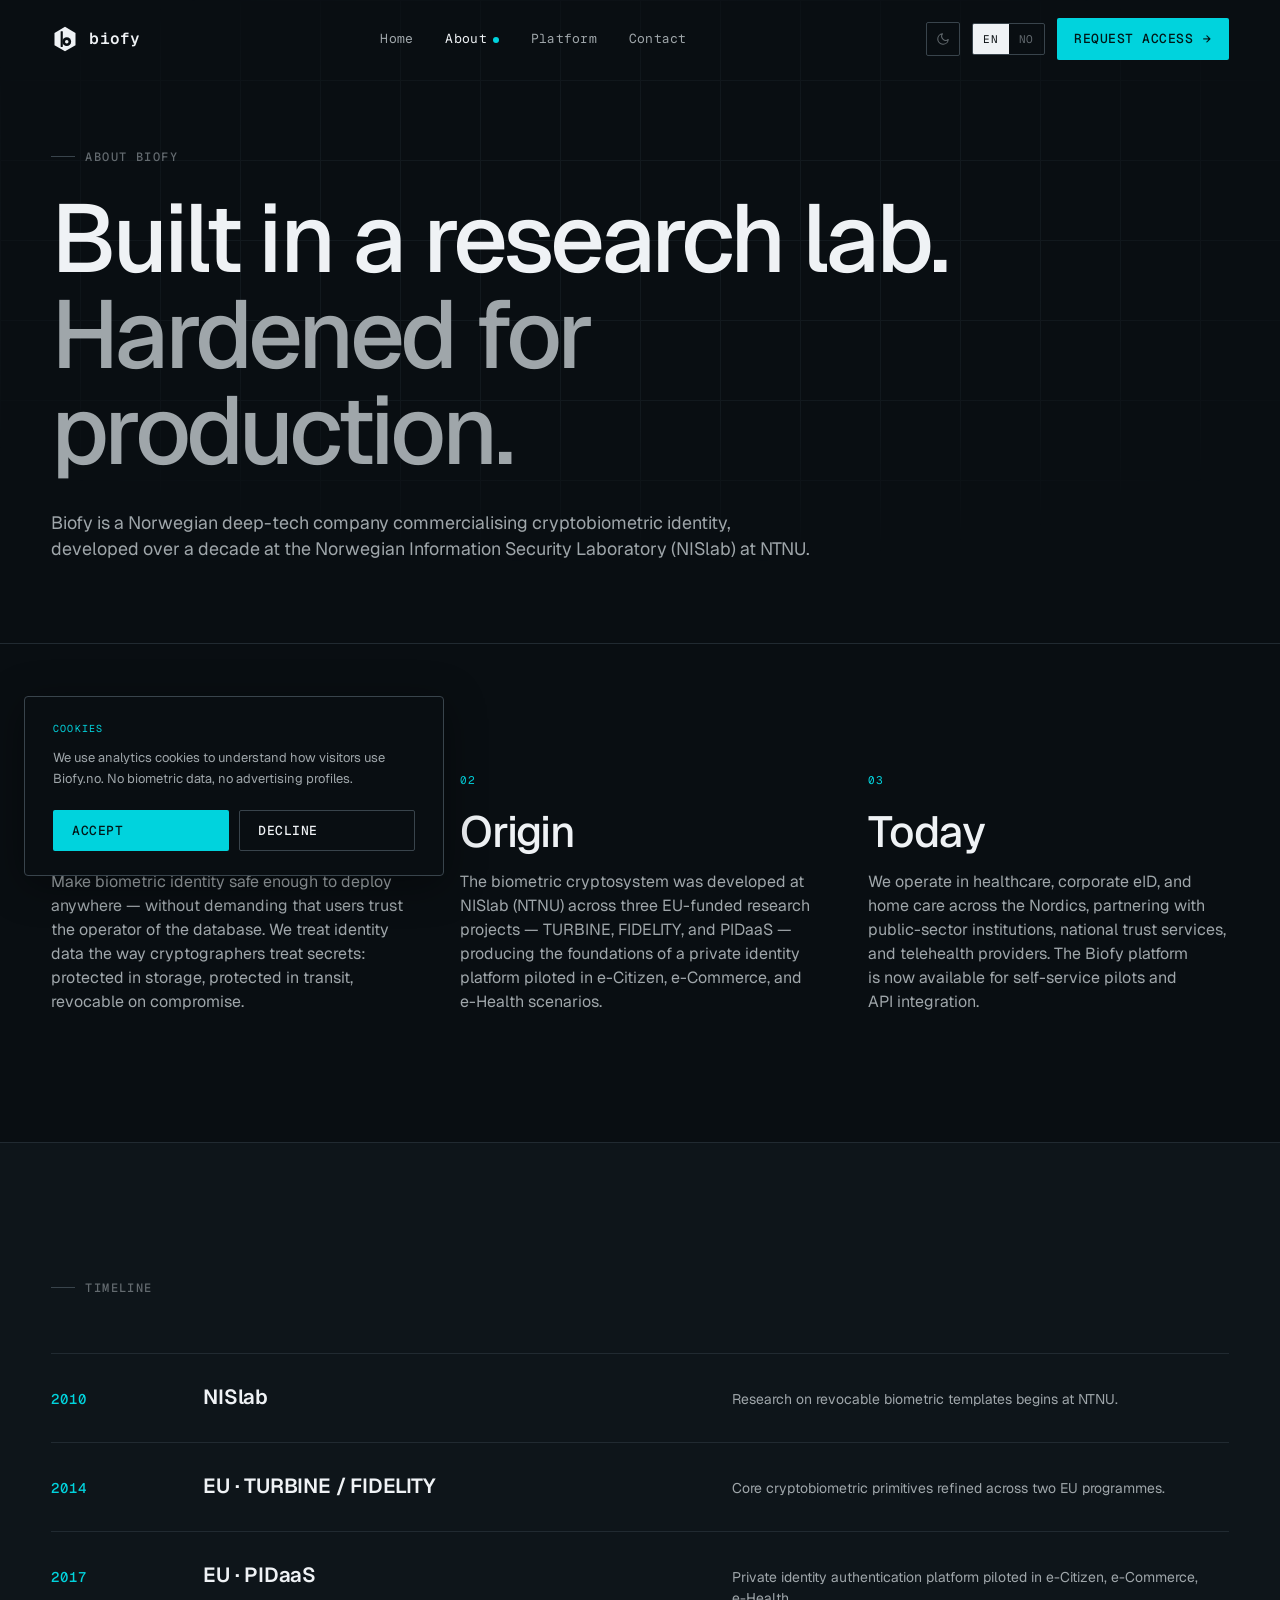
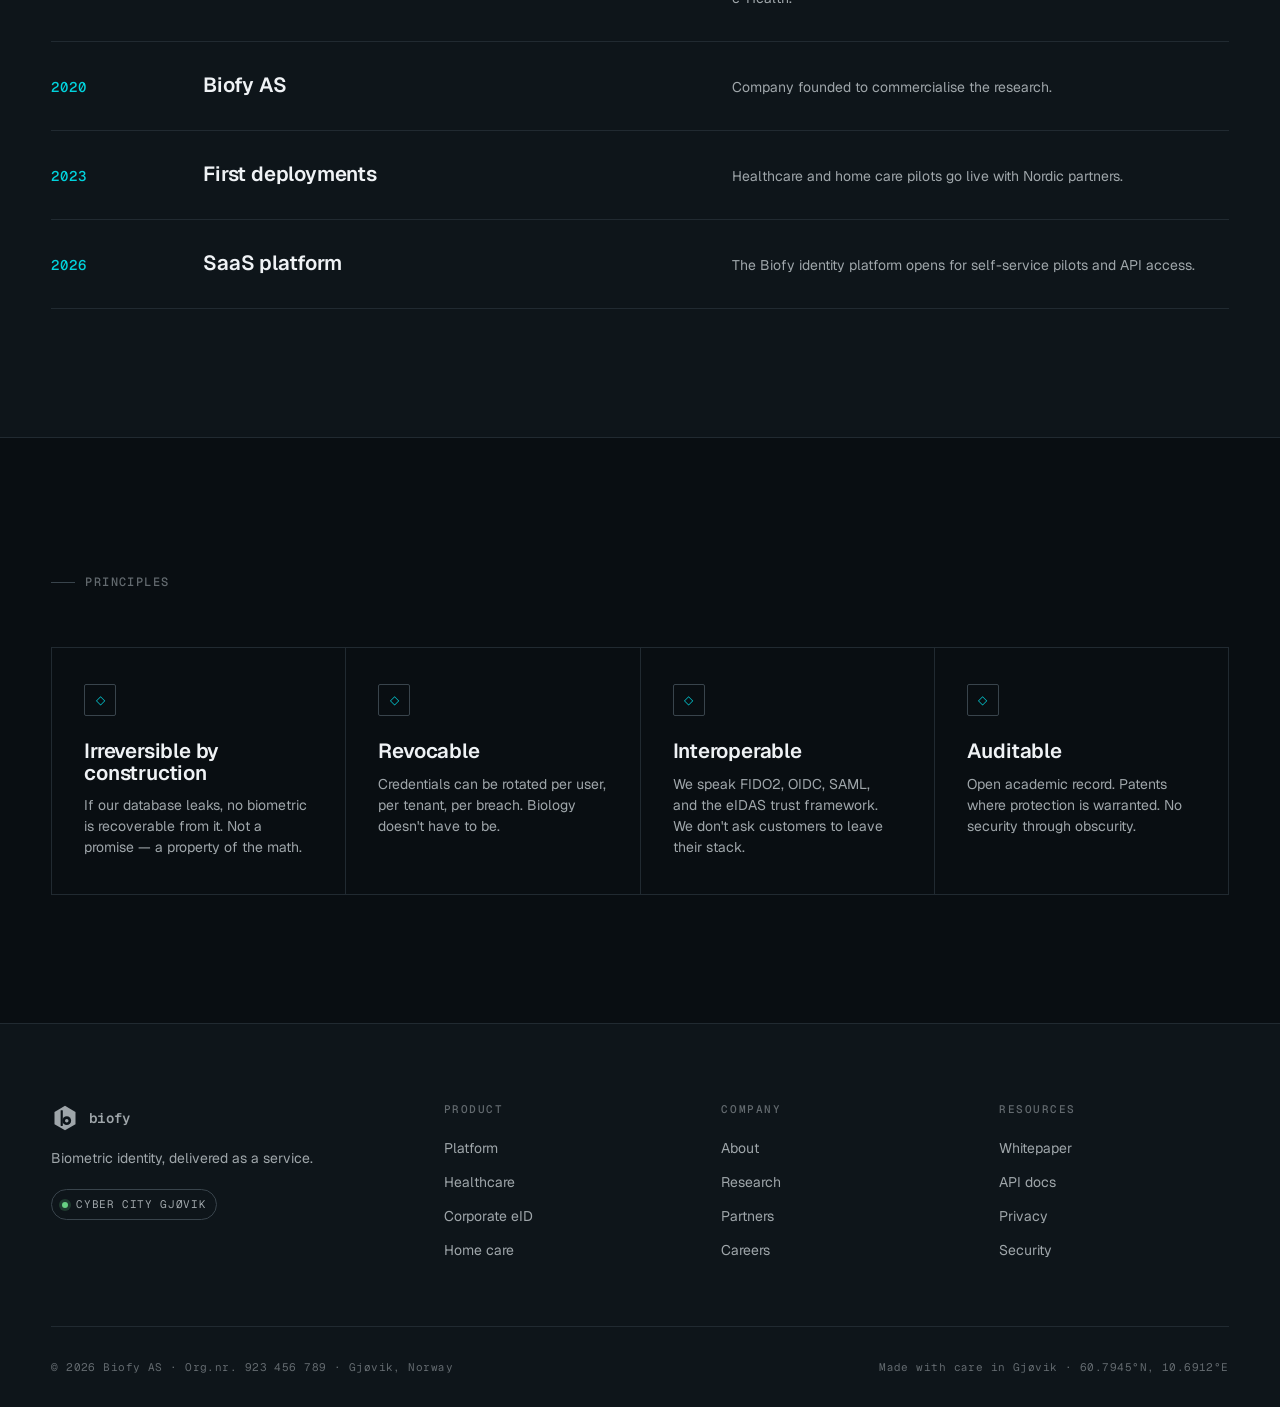
<file: about.html>
<!DOCTYPE html><html lang="en" data-theme="dark" data-scroll-behavior="smooth"><head><meta charSet="utf-8"/><meta name="viewport" content="width=device-width, initial-scale=1"/><link rel="stylesheet" href="/_next/static/chunks/0jp2jo.obcxv0.css" data-precedence="next"/><link rel="preload" as="script" fetchPriority="low" href="/_next/static/chunks/0y_wgo4lu8n.h.js"/><script src="/_next/static/chunks/0pqt~8bl3ukh4.js" async=""></script><script src="/_next/static/chunks/0v9c2uadhpd-i.js" async=""></script><script src="/_next/static/chunks/11wkea2fau5qv.js" async=""></script><script src="/_next/static/chunks/turbopack-0gbx_bzc98.e-.js" async=""></script><script src="/_next/static/chunks/025ootcr1dztp.js" async=""></script><script src="/_next/static/chunks/0~1-0-_nb18x6.js" async=""></script><script src="/_next/static/chunks/01xlw8hd842-c.js" async=""></script><script src="/_next/static/chunks/0p.-lf2bqux9h.js" async=""></script><script src="/_next/static/chunks/0dy7-s5piizsw.js" async=""></script><title>About — Built in a Research Lab, Hardened for Production | Biofy</title><meta name="description" content="Biofy is a Norwegian deep-tech company commercialising cryptobiometric identity developed over a decade at the Norwegian Information Security Laboratory (NISlab) at NTNU."/><meta name="robots" content="index, follow"/><link rel="canonical" href="https://biofy.no/about"/><meta property="og:title" content="About Biofy — Built in a Research Lab, Hardened for Production"/><meta property="og:description" content="Biofy is a Norwegian deep-tech company commercialising cryptobiometric identity developed over a decade at NISlab, NTNU. Backed by three EU research projects."/><meta property="og:url" content="https://biofy.no/about"/><meta name="twitter:card" content="summary_large_image"/><meta name="twitter:title" content="Biofy — Biometric authentication without the biometric risk"/><meta name="twitter:description" content="Biofy turns a biometric into a revocable credential — breach-safe, revocable, and delivered as a managed API."/><link rel="icon" href="/icon.svg?icon.0kzghrd9e~~87.svg" sizes="any" type="image/svg+xml"/><script>
(function(){try{var t=localStorage.getItem('biofy-theme');if(t!=='dark'&&t!=='light')t='dark';document.documentElement.setAttribute('data-theme',t);}catch(e){document.documentElement.setAttribute('data-theme','dark');}})();
</script><script src="/_next/static/chunks/03~yq9q893hmn.js" noModule=""></script></head><body><div hidden=""><!--$--><!--/$--></div><script type="application/ld+json">{"@context":"https://schema.org","@type":"Organization","name":"Biofy AS","url":"https://biofy.no","foundingDate":"2020","description":"Norwegian deep-tech company commercialising cryptobiometric identity, developed at Cyber City, NTNU.","address":{"@type":"PostalAddress","addressLocality":"Gjøvik","addressCountry":"NO"},"contactPoint":{"@type":"ContactPoint","email":"hello@biofy.no","contactType":"customer service"},"sameAs":["https://biofy.no"]}</script><nav class="nav "><div class="container nav-inner"><a class="logo" href="/"><svg width="28" height="28" viewBox="0 0 64 64" fill="none" class="block shrink-0" aria-label="Biofy mark"><defs><mask id="bmask-28"><rect width="64" height="64" fill="white"></rect><rect x="22" y="14" width="5" height="36" fill="black" rx="1"></rect><circle cx="36" cy="38" r="10" fill="black"></circle><circle cx="36" cy="38" r="4" fill="white"></circle></mask></defs><path d="M32 4 L56 18 L56 46 L32 60 L8 46 L8 18 Z" fill="currentColor" mask="url(#bmask-28)"></path><circle cx="36" cy="38" r="2" fill="currentColor"></circle></svg><span>biofy</span></a><div class="nav-links"><a class="nav-link " href="/">Home</a><a class="nav-link active" href="/about">About</a><a class="nav-link " href="/platform">Platform</a><a class="nav-link " href="/contact">Contact</a></div><div class="nav-actions"><button aria-label="Toggle theme" style="width:34px;height:34px;border:1px solid var(--line-strong);border-radius:var(--radius);display:grid;place-items:center;color:var(--fg-muted);transition:color 0.15s, border-color 0.15s"><svg viewBox="0 0 24 24" fill="none" stroke="currentColor" stroke-width="1.8" stroke-linecap="round" stroke-linejoin="round" style="width:14px;height:14px"><path d="M21 12.8A9 9 0 1 1 11.2 3a7 7 0 0 0 9.8 9.8z"></path></svg></button><div class="lang-switch"><button class="active">EN</button><button class="">NO</button></div><a class="btn btn-primary" style="padding:10px 16px" href="/contact">Request access<!-- --> <span class="arrow">→</span></a><button class="nav-toggle" aria-label="menu"><span></span></button></div></div></nav><main><section class="section" style="padding-top:140px;padding-bottom:80px;position:relative;overflow:hidden"><div class="grid-bg"></div><div class="container" style="position:relative"><span class="eyebrow">About Biofy</span><h1 class="h-display" style="margin-top:24px;max-width:14ch"><span style="display:block;color:var(--fg)">Built in a research lab.</span><span style="display:block;color:var(--fg-dim)">Hardened for production.</span></h1><p class="lede" style="margin-top:32px;max-width:64ch">Biofy is a Norwegian deep-tech company commercialising cryptobiometric identity, developed over a decade at the Norwegian Information Security Laboratory (NISlab) at NTNU.</p></div></section><section class="section" style="border-top:1px solid var(--line)"><div class="container"><div style="display:grid;grid-template-columns:repeat(auto-fit, minmax(280px, 1fr));gap:48px"><div class="reveal"><div class="mono" style="font-size:11px;letter-spacing:0.1em;color:var(--accent);margin-bottom:20px">0<!-- -->1</div><h3 class="h2" style="margin-bottom:16px">Mission</h3><p>Make biometric identity safe enough to deploy anywhere — without demanding that users trust the operator of the database. We treat identity data the way cryptographers treat secrets: protected in storage, protected in transit, revocable on compromise.</p></div><div class="reveal"><div class="mono" style="font-size:11px;letter-spacing:0.1em;color:var(--accent);margin-bottom:20px">0<!-- -->2</div><h3 class="h2" style="margin-bottom:16px">Origin</h3><p>The biometric cryptosystem was developed at NISlab (NTNU) across three EU-funded research projects — TURBINE, FIDELITY, and PIDaaS — producing the foundations of a private identity platform piloted in e-Citizen, e-Commerce, and e-Health scenarios.</p></div><div class="reveal"><div class="mono" style="font-size:11px;letter-spacing:0.1em;color:var(--accent);margin-bottom:20px">0<!-- -->3</div><h3 class="h2" style="margin-bottom:16px">Today</h3><p>We operate in healthcare, corporate eID, and home care across the Nordics, partnering with public-sector institutions, national trust services, and telehealth providers. The Biofy platform is now available for self-service pilots and API integration.</p></div></div></div></section><section class="section" style="border-top:1px solid var(--line);background:var(--bg-1)"><div class="container"><div class="reveal" style="margin-bottom:56px"><span class="eyebrow">Timeline</span></div><div><div class="timeline-row reveal" style="display:grid;grid-template-columns:120px 1fr 1fr;gap:32px;padding:32px 0;border-top:1px solid var(--line);border-bottom:none;align-items:baseline"><div class="mono" style="font-size:14px;letter-spacing:0.06em;color:var(--accent);font-weight:500">2010</div><h3 class="h3">NISlab</h3><p style="font-size:14px">Research on revocable biometric templates begins at NTNU.</p></div><div class="timeline-row reveal" style="display:grid;grid-template-columns:120px 1fr 1fr;gap:32px;padding:32px 0;border-top:1px solid var(--line);border-bottom:none;align-items:baseline"><div class="mono" style="font-size:14px;letter-spacing:0.06em;color:var(--accent);font-weight:500">2014</div><h3 class="h3">EU · TURBINE / FIDELITY</h3><p style="font-size:14px">Core cryptobiometric primitives refined across two EU programmes.</p></div><div class="timeline-row reveal" style="display:grid;grid-template-columns:120px 1fr 1fr;gap:32px;padding:32px 0;border-top:1px solid var(--line);border-bottom:none;align-items:baseline"><div class="mono" style="font-size:14px;letter-spacing:0.06em;color:var(--accent);font-weight:500">2017</div><h3 class="h3">EU · PIDaaS</h3><p style="font-size:14px">Private identity authentication platform piloted in e-Citizen, e-Commerce, e-Health.</p></div><div class="timeline-row reveal" style="display:grid;grid-template-columns:120px 1fr 1fr;gap:32px;padding:32px 0;border-top:1px solid var(--line);border-bottom:none;align-items:baseline"><div class="mono" style="font-size:14px;letter-spacing:0.06em;color:var(--accent);font-weight:500">2020</div><h3 class="h3">Biofy AS</h3><p style="font-size:14px">Company founded to commercialise the research.</p></div><div class="timeline-row reveal" style="display:grid;grid-template-columns:120px 1fr 1fr;gap:32px;padding:32px 0;border-top:1px solid var(--line);border-bottom:none;align-items:baseline"><div class="mono" style="font-size:14px;letter-spacing:0.06em;color:var(--accent);font-weight:500">2023</div><h3 class="h3">First deployments</h3><p style="font-size:14px">Healthcare and home care pilots go live with Nordic partners.</p></div><div class="timeline-row reveal" style="display:grid;grid-template-columns:120px 1fr 1fr;gap:32px;padding:32px 0;border-top:1px solid var(--line);border-bottom:1px solid var(--line);align-items:baseline"><div class="mono" style="font-size:14px;letter-spacing:0.06em;color:var(--accent);font-weight:500">2026</div><h3 class="h3">SaaS platform</h3><p style="font-size:14px">The Biofy identity platform opens for self-service pilots and API access.</p></div></div></div></section><section class="section" style="border-top:1px solid var(--line)"><div class="container"><div class="reveal" style="margin-bottom:56px;max-width:600px"><span class="eyebrow">Principles</span></div><div style="display:grid;grid-template-columns:repeat(auto-fit, minmax(260px, 1fr));gap:0;border-top:1px solid var(--line);border-left:1px solid var(--line)"><div class="reveal" style="padding:36px 32px;border-right:1px solid var(--line);border-bottom:1px solid var(--line);min-height:240px"><div style="width:32px;height:32px;border:1px solid var(--line-strong);border-radius:var(--radius);display:grid;place-items:center;font-family:var(--font-mono);font-size:12px;color:var(--accent);margin-bottom:24px">◇</div><h3 class="h3" style="margin-bottom:12px">Irreversible by construction</h3><p style="font-size:14px">If our database leaks, no biometric is recoverable from it. Not a promise — a property of the math.</p></div><div class="reveal" style="padding:36px 32px;border-right:1px solid var(--line);border-bottom:1px solid var(--line);min-height:240px"><div style="width:32px;height:32px;border:1px solid var(--line-strong);border-radius:var(--radius);display:grid;place-items:center;font-family:var(--font-mono);font-size:12px;color:var(--accent);margin-bottom:24px">◇</div><h3 class="h3" style="margin-bottom:12px">Revocable</h3><p style="font-size:14px">Credentials can be rotated per user, per tenant, per breach. Biology doesn&#x27;t have to be.</p></div><div class="reveal" style="padding:36px 32px;border-right:1px solid var(--line);border-bottom:1px solid var(--line);min-height:240px"><div style="width:32px;height:32px;border:1px solid var(--line-strong);border-radius:var(--radius);display:grid;place-items:center;font-family:var(--font-mono);font-size:12px;color:var(--accent);margin-bottom:24px">◇</div><h3 class="h3" style="margin-bottom:12px">Interoperable</h3><p style="font-size:14px">We speak FIDO2, OIDC, SAML, and the eIDAS trust framework. We don&#x27;t ask customers to leave their stack.</p></div><div class="reveal" style="padding:36px 32px;border-right:1px solid var(--line);border-bottom:1px solid var(--line);min-height:240px"><div style="width:32px;height:32px;border:1px solid var(--line-strong);border-radius:var(--radius);display:grid;place-items:center;font-family:var(--font-mono);font-size:12px;color:var(--accent);margin-bottom:24px">◇</div><h3 class="h3" style="margin-bottom:12px">Auditable</h3><p style="font-size:14px">Open academic record. Patents where protection is warranted. No security through obscurity.</p></div></div></div></section></main><!--$--><!--/$--><footer class="footer"><div class="container"><div class="footer-grid"><div><a class="logo" style="margin-bottom:16px" href="/"><svg width="28" height="28" viewBox="0 0 64 64" fill="none" class="block shrink-0" aria-label="Biofy mark"><defs><mask id="bmask-28"><rect width="64" height="64" fill="white"></rect><rect x="22" y="14" width="5" height="36" fill="black" rx="1"></rect><circle cx="36" cy="38" r="10" fill="black"></circle><circle cx="36" cy="38" r="4" fill="white"></circle></mask></defs><path d="M32 4 L56 18 L56 46 L32 60 L8 46 L8 18 Z" fill="currentColor" mask="url(#bmask-28)"></path><circle cx="36" cy="38" r="2" fill="currentColor"></circle></svg><span>biofy</span></a><p style="font-size:14px;max-width:300px;margin-top:12px">Biometric identity, delivered as a service.</p><div class="chip" style="margin-top:20px"><span class="dot"></span>Cyber City Gjøvik</div></div><div><h4>Product</h4><ul><li><a href="/platform">Platform</a></li><li><a href="/platform">Healthcare</a></li><li><a href="/platform">Corporate eID</a></li><li><a href="/platform">Home care</a></li></ul></div><div><h4>Company</h4><ul><li><a href="/about">About</a></li><li><a href="/about">Research</a></li><li><a href="/about">Partners</a></li><li><a href="/about">Careers</a></li></ul></div><div><h4>Resources</h4><ul><li><a href="/contact">Whitepaper</a></li><li><a href="/contact">API docs</a></li><li><a href="/contact">Privacy</a></li><li><a href="/contact">Security</a></li></ul></div></div><div class="footer-bottom"><span>© 2026 Biofy AS · Org.nr. 923 456 789 · Gjøvik, Norway</span><span>Made with care in Gjøvik<!-- --> · 60.7945°N, 10.6912°E</span></div></div></footer><script src="/_next/static/chunks/0y_wgo4lu8n.h.js" id="_R_" async=""></script><script>(self.__next_f=self.__next_f||[]).push([0])</script><script>self.__next_f.push([1,"1:\"$Sreact.fragment\"\n2:I[25267,[\"/_next/static/chunks/025ootcr1dztp.js\",\"/_next/static/chunks/0~1-0-_nb18x6.js\"],\"ThemeProvider\"]\n3:I[73297,[\"/_next/static/chunks/025ootcr1dztp.js\",\"/_next/static/chunks/0~1-0-_nb18x6.js\"],\"LanguageProvider\"]\n4:I[5164,[\"/_next/static/chunks/025ootcr1dztp.js\",\"/_next/static/chunks/0~1-0-_nb18x6.js\"],\"Nav\"]\n5:I[39756,[\"/_next/static/chunks/01xlw8hd842-c.js\",\"/_next/static/chunks/0p.-lf2bqux9h.js\"],\"default\"]\n6:I[37457,[\"/_next/static/chunks/01xlw8hd842-c.js\",\"/_next/static/chunks/0p.-lf2bqux9h.js\"],\"default\"]\n7:I[22016,[\"/_next/static/chunks/025ootcr1dztp.js\",\"/_next/static/chunks/0~1-0-_nb18x6.js\"],\"\"]\n8:I[41710,[\"/_next/static/chunks/025ootcr1dztp.js\",\"/_next/static/chunks/0~1-0-_nb18x6.js\"],\"Footer\"]\n9:I[42619,[\"/_next/static/chunks/025ootcr1dztp.js\",\"/_next/static/chunks/0~1-0-_nb18x6.js\"],\"CookieConsent\"]\na:I[30775,[\"/_next/static/chunks/025ootcr1dztp.js\",\"/_next/static/chunks/0~1-0-_nb18x6.js\",\"/_next/static/chunks/0dy7-s5piizsw.js\"],\"AboutClient\"]\nb:I[97367,[\"/_next/static/chunks/01xlw8hd842-c.js\",\"/_next/static/chunks/0p.-lf2bqux9h.js\"],\"OutletBoundary\"]\nc:\"$Sreact.suspense\"\nf:I[97367,[\"/_next/static/chunks/01xlw8hd842-c.js\",\"/_next/static/chunks/0p.-lf2bqux9h.js\"],\"ViewportBoundary\"]\n11:I[97367,[\"/_next/static/chunks/01xlw8hd842-c.js\",\"/_next/static/chunks/0p.-lf2bqux9h.js\"],\"MetadataBoundary\"]\n13:I[68027,[\"/_next/static/chunks/025ootcr1dztp.js\",\"/_next/static/chunks/0~1-0-_nb18x6.js\"],\"default\",1]\n:HL[\"/_next/static/chunks/0jp2jo.obcxv0.css\",\"style\"]\n"])</script><script>self.__next_f.push([1,"0:{\"P\":null,\"c\":[\"\",\"about\"],\"q\":\"\",\"i\":false,\"f\":[[[\"\",{\"children\":[\"about\",{\"children\":[\"__PAGE__\",{}]}]},\"$undefined\",\"$undefined\",16],[[\"$\",\"$1\",\"c\",{\"children\":[[[\"$\",\"link\",\"0\",{\"rel\":\"stylesheet\",\"href\":\"/_next/static/chunks/0jp2jo.obcxv0.css\",\"precedence\":\"next\",\"crossOrigin\":\"$undefined\",\"nonce\":\"$undefined\"}],[\"$\",\"script\",\"script-0\",{\"src\":\"/_next/static/chunks/025ootcr1dztp.js\",\"async\":true,\"nonce\":\"$undefined\"}],[\"$\",\"script\",\"script-1\",{\"src\":\"/_next/static/chunks/0~1-0-_nb18x6.js\",\"async\":true,\"nonce\":\"$undefined\"}]],[\"$\",\"html\",null,{\"lang\":\"en\",\"data-theme\":\"dark\",\"data-scroll-behavior\":\"smooth\",\"suppressHydrationWarning\":true,\"children\":[[\"$\",\"head\",null,{\"children\":[\"$\",\"script\",null,{\"dangerouslySetInnerHTML\":{\"__html\":\"\\n(function(){try{var t=localStorage.getItem('biofy-theme');if(t!=='dark'\u0026\u0026t!=='light')t='dark';document.documentElement.setAttribute('data-theme',t);}catch(e){document.documentElement.setAttribute('data-theme','dark');}})();\\n\"}}]}],[\"$\",\"body\",null,{\"children\":[[\"$\",\"script\",null,{\"type\":\"application/ld+json\",\"dangerouslySetInnerHTML\":{\"__html\":\"{\\\"@context\\\":\\\"https://schema.org\\\",\\\"@type\\\":\\\"Organization\\\",\\\"name\\\":\\\"Biofy AS\\\",\\\"url\\\":\\\"https://biofy.no\\\",\\\"foundingDate\\\":\\\"2020\\\",\\\"description\\\":\\\"Norwegian deep-tech company commercialising cryptobiometric identity, developed at Cyber City, NTNU.\\\",\\\"address\\\":{\\\"@type\\\":\\\"PostalAddress\\\",\\\"addressLocality\\\":\\\"Gjøvik\\\",\\\"addressCountry\\\":\\\"NO\\\"},\\\"contactPoint\\\":{\\\"@type\\\":\\\"ContactPoint\\\",\\\"email\\\":\\\"hello@biofy.no\\\",\\\"contactType\\\":\\\"customer service\\\"},\\\"sameAs\\\":[\\\"https://biofy.no\\\"]}\"}}],[\"$\",\"$L2\",null,{\"children\":[\"$\",\"$L3\",null,{\"children\":[[\"$\",\"$L4\",null,{}],[\"$\",\"$L5\",null,{\"parallelRouterKey\":\"children\",\"error\":\"$undefined\",\"errorStyles\":\"$undefined\",\"errorScripts\":\"$undefined\",\"template\":[\"$\",\"$L6\",null,{}],\"templateStyles\":\"$undefined\",\"templateScripts\":\"$undefined\",\"notFound\":[[\"$\",\"main\",null,{\"children\":[\"$\",\"section\",null,{\"className\":\"section\",\"style\":{\"paddingTop\":160,\"paddingBottom\":120,\"minHeight\":\"60vh\",\"display\":\"flex\",\"alignItems\":\"center\"},\"children\":[\"$\",\"div\",null,{\"className\":\"container\",\"children\":[[\"$\",\"div\",null,{\"style\":{\"fontFamily\":\"var(--font-mono)\",\"fontSize\":11,\"letterSpacing\":\"0.12em\",\"textTransform\":\"uppercase\",\"color\":\"var(--accent)\",\"marginBottom\":24},\"children\":\"404\"}],[\"$\",\"h1\",null,{\"className\":\"h-display\",\"style\":{\"marginBottom\":24,\"maxWidth\":\"14ch\"},\"children\":\"Page not found.\"}],[\"$\",\"p\",null,{\"className\":\"lede\",\"style\":{\"maxWidth\":\"42ch\",\"marginBottom\":48},\"children\":\"The page you're looking for doesn't exist or has been moved.\"}],[\"$\",\"div\",null,{\"className\":\"row\",\"children\":[[\"$\",\"$L7\",null,{\"href\":\"/\",\"className\":\"btn btn-primary\",\"children\":[\"Back to home \",[\"$\",\"span\",null,{\"className\":\"arrow\",\"children\":\"→\"}]]}],[\"$\",\"$L7\",null,{\"href\":\"/contact\",\"className\":\"btn btn-ghost\",\"children\":\"Contact us\"}]]}]]}]}]}],[]],\"forbidden\":\"$undefined\",\"unauthorized\":\"$undefined\"}],[\"$\",\"$L8\",null,{}],[\"$\",\"$L9\",null,{}]]}]}]]}]]}]]}],{\"children\":[[\"$\",\"$1\",\"c\",{\"children\":[null,[\"$\",\"$L5\",null,{\"parallelRouterKey\":\"children\",\"error\":\"$undefined\",\"errorStyles\":\"$undefined\",\"errorScripts\":\"$undefined\",\"template\":[\"$\",\"$L6\",null,{}],\"templateStyles\":\"$undefined\",\"templateScripts\":\"$undefined\",\"notFound\":\"$undefined\",\"forbidden\":\"$undefined\",\"unauthorized\":\"$undefined\"}]]}],{\"children\":[[\"$\",\"$1\",\"c\",{\"children\":[[\"$\",\"$La\",null,{}],[[\"$\",\"script\",\"script-0\",{\"src\":\"/_next/static/chunks/0dy7-s5piizsw.js\",\"async\":true,\"nonce\":\"$undefined\"}]],[\"$\",\"$Lb\",null,{\"children\":[\"$\",\"$c\",null,{\"name\":\"Next.MetadataOutlet\",\"children\":\"$@d\"}]}]]}],{},null,false,null]},null,false,\"$@e\"]},null,false,null],[\"$\",\"$1\",\"h\",{\"children\":[null,[\"$\",\"$Lf\",null,{\"children\":\"$L10\"}],[\"$\",\"div\",null,{\"hidden\":true,\"children\":[\"$\",\"$L11\",null,{\"children\":[\"$\",\"$c\",null,{\"name\":\"Next.Metadata\",\"children\":\"$L12\"}]}]}],null]}],false]],\"m\":\"$undefined\",\"G\":[\"$13\",[[\"$\",\"link\",\"0\",{\"rel\":\"stylesheet\",\"href\":\"/_next/static/chunks/0jp2jo.obcxv0.css\",\"precedence\":\"next\",\"crossOrigin\":\"$undefined\",\"nonce\":\"$undefined\"}]]],\"S\":true,\"h\":null,\"s\":\"$undefined\",\"l\":\"$undefined\",\"p\":\"$undefined\",\"d\":\"$undefined\",\"b\":\"19XDL-rZMBKv00SYS5ERB\"}\n"])</script><script>self.__next_f.push([1,"14:[]\ne:\"$W14\"\n"])</script><script>self.__next_f.push([1,"10:[[\"$\",\"meta\",\"0\",{\"charSet\":\"utf-8\"}],[\"$\",\"meta\",\"1\",{\"name\":\"viewport\",\"content\":\"width=device-width, initial-scale=1\"}]]\n"])</script><script>self.__next_f.push([1,"15:I[27201,[\"/_next/static/chunks/01xlw8hd842-c.js\",\"/_next/static/chunks/0p.-lf2bqux9h.js\"],\"IconMark\"]\nd:null\n12:[[\"$\",\"title\",\"0\",{\"children\":\"About — Built in a Research Lab, Hardened for Production | Biofy\"}],[\"$\",\"meta\",\"1\",{\"name\":\"description\",\"content\":\"Biofy is a Norwegian deep-tech company commercialising cryptobiometric identity developed over a decade at the Norwegian Information Security Laboratory (NISlab) at NTNU.\"}],[\"$\",\"meta\",\"2\",{\"name\":\"robots\",\"content\":\"index, follow\"}],[\"$\",\"link\",\"3\",{\"rel\":\"canonical\",\"href\":\"https://biofy.no/about\"}],[\"$\",\"meta\",\"4\",{\"property\":\"og:title\",\"content\":\"About Biofy — Built in a Research Lab, Hardened for Production\"}],[\"$\",\"meta\",\"5\",{\"property\":\"og:description\",\"content\":\"Biofy is a Norwegian deep-tech company commercialising cryptobiometric identity developed over a decade at NISlab, NTNU. Backed by three EU research projects.\"}],[\"$\",\"meta\",\"6\",{\"property\":\"og:url\",\"content\":\"https://biofy.no/about\"}],[\"$\",\"meta\",\"7\",{\"name\":\"twitter:card\",\"content\":\"summary_large_image\"}],[\"$\",\"meta\",\"8\",{\"name\":\"twitter:title\",\"content\":\"Biofy — Biometric authentication without the biometric risk\"}],[\"$\",\"meta\",\"9\",{\"name\":\"twitter:description\",\"content\":\"Biofy turns a biometric into a revocable credential — breach-safe, revocable, and delivered as a managed API.\"}],[\"$\",\"link\",\"10\",{\"rel\":\"icon\",\"href\":\"/icon.svg?icon.0kzghrd9e~~87.svg\",\"sizes\":\"any\",\"type\":\"image/svg+xml\"}],[\"$\",\"$L15\",\"11\",{}]]\n"])</script></body></html>
</file>
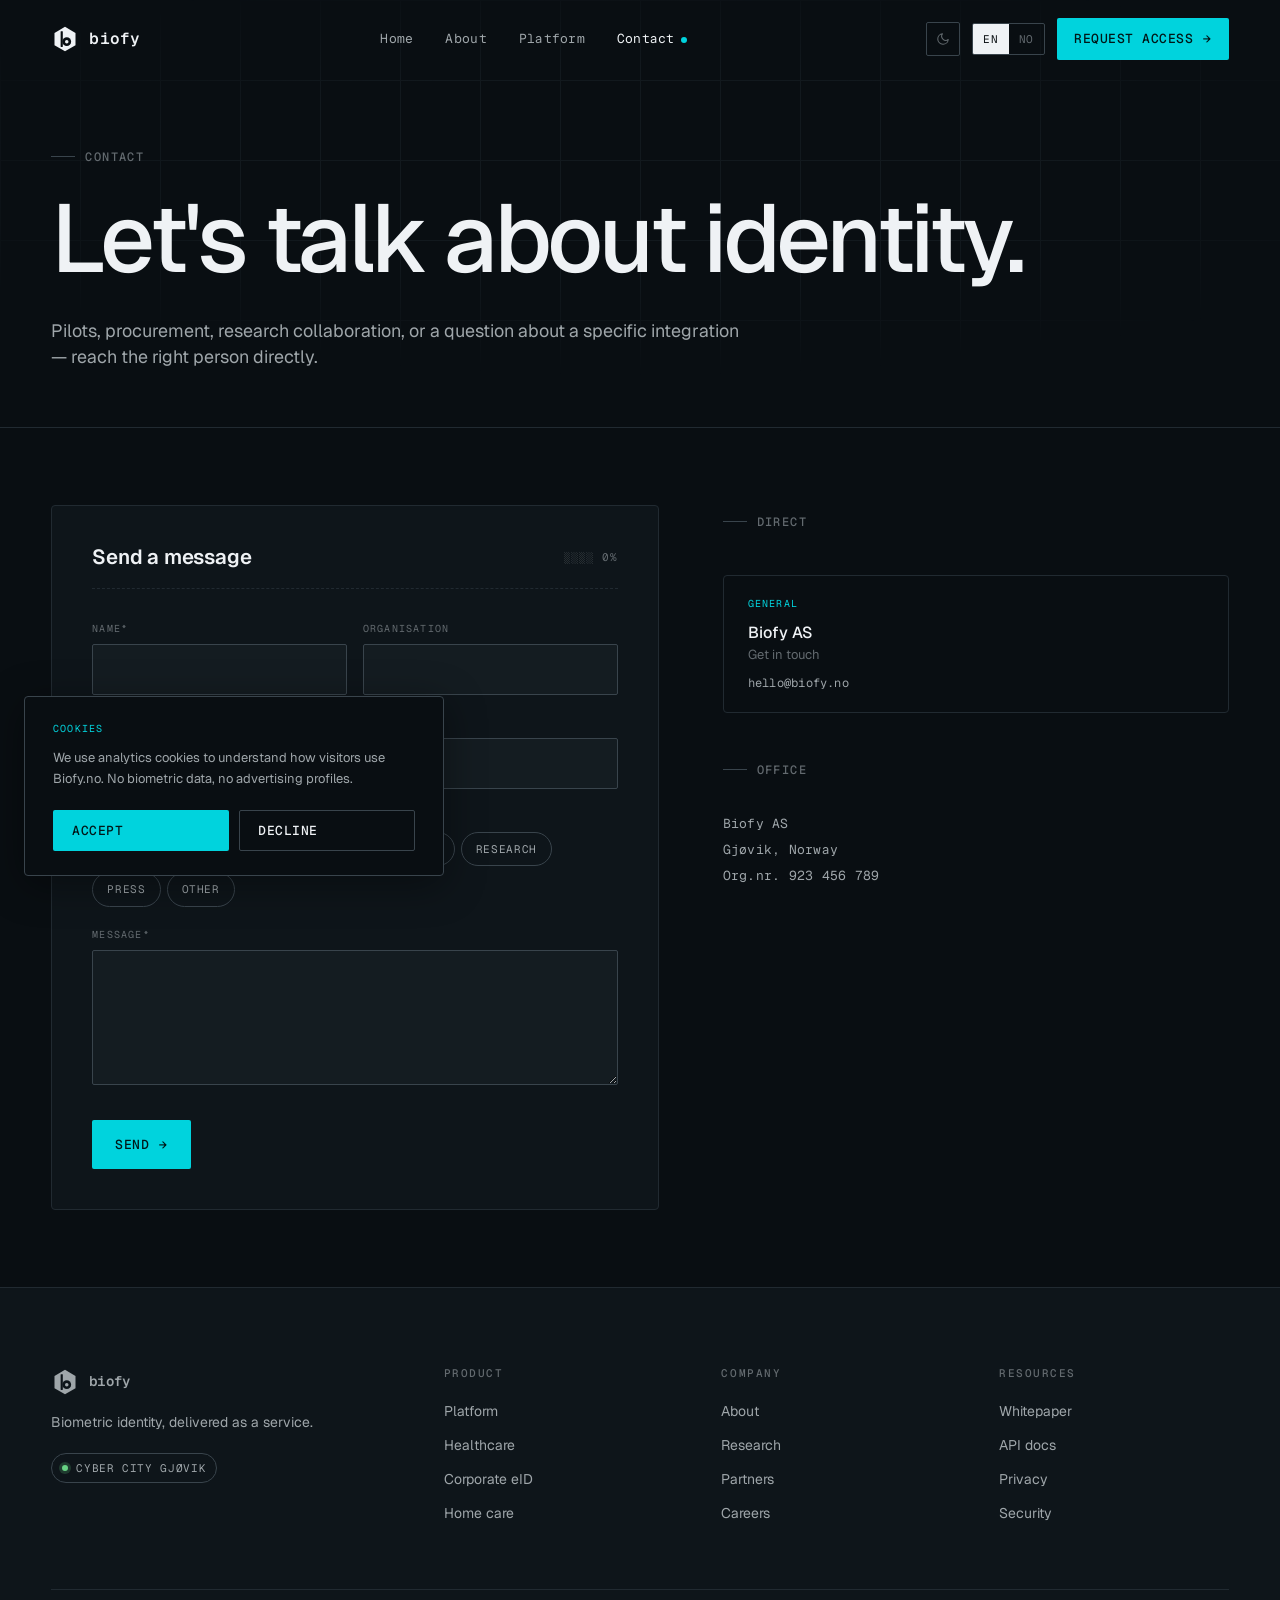
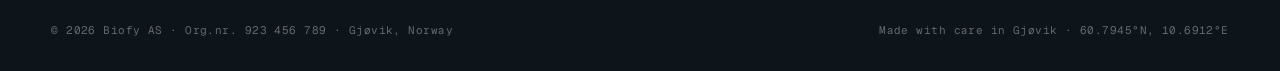
<file: contact.html>
<!DOCTYPE html><html lang="en" data-theme="dark" data-scroll-behavior="smooth"><head><meta charSet="utf-8"/><meta name="viewport" content="width=device-width, initial-scale=1"/><link rel="stylesheet" href="/_next/static/chunks/0jp2jo.obcxv0.css" data-precedence="next"/><link rel="preload" as="script" fetchPriority="low" href="/_next/static/chunks/0y_wgo4lu8n.h.js"/><script src="/_next/static/chunks/0pqt~8bl3ukh4.js" async=""></script><script src="/_next/static/chunks/0v9c2uadhpd-i.js" async=""></script><script src="/_next/static/chunks/11wkea2fau5qv.js" async=""></script><script src="/_next/static/chunks/turbopack-0gbx_bzc98.e-.js" async=""></script><script src="/_next/static/chunks/025ootcr1dztp.js" async=""></script><script src="/_next/static/chunks/0~1-0-_nb18x6.js" async=""></script><script src="/_next/static/chunks/01xlw8hd842-c.js" async=""></script><script src="/_next/static/chunks/0p.-lf2bqux9h.js" async=""></script><script src="/_next/static/chunks/0xqqf0s_eygxl.js" async=""></script><title>Contact — Pilots, Integration &amp; Enterprise Deployment | Biofy</title><meta name="description" content="Talk to the Biofy team about self-service pilots, enterprise deployment, research collaboration, or a specific integration. We reply within two working days."/><meta name="robots" content="index, follow"/><link rel="canonical" href="https://biofy.no/contact"/><meta property="og:title" content="Contact Biofy — Pilots, Integration &amp; Enterprise Deployment"/><meta property="og:description" content="Talk to the Biofy team about self-service pilots, enterprise deployment, research collaboration, or a specific integration."/><meta property="og:url" content="https://biofy.no/contact"/><meta name="twitter:card" content="summary_large_image"/><meta name="twitter:title" content="Biofy — Biometric authentication without the biometric risk"/><meta name="twitter:description" content="Biofy turns a biometric into a revocable credential — breach-safe, revocable, and delivered as a managed API."/><link rel="icon" href="/icon.svg?icon.0kzghrd9e~~87.svg" sizes="any" type="image/svg+xml"/><script>
(function(){try{var t=localStorage.getItem('biofy-theme');if(t!=='dark'&&t!=='light')t='dark';document.documentElement.setAttribute('data-theme',t);}catch(e){document.documentElement.setAttribute('data-theme','dark');}})();
</script><script src="/_next/static/chunks/03~yq9q893hmn.js" noModule=""></script></head><body><div hidden=""><!--$--><!--/$--></div><script type="application/ld+json">{"@context":"https://schema.org","@type":"Organization","name":"Biofy AS","url":"https://biofy.no","foundingDate":"2020","description":"Norwegian deep-tech company commercialising cryptobiometric identity, developed at Cyber City, NTNU.","address":{"@type":"PostalAddress","addressLocality":"Gjøvik","addressCountry":"NO"},"contactPoint":{"@type":"ContactPoint","email":"hello@biofy.no","contactType":"customer service"},"sameAs":["https://biofy.no"]}</script><nav class="nav "><div class="container nav-inner"><a class="logo" href="/"><svg width="28" height="28" viewBox="0 0 64 64" fill="none" class="block shrink-0" aria-label="Biofy mark"><defs><mask id="bmask-28"><rect width="64" height="64" fill="white"></rect><rect x="22" y="14" width="5" height="36" fill="black" rx="1"></rect><circle cx="36" cy="38" r="10" fill="black"></circle><circle cx="36" cy="38" r="4" fill="white"></circle></mask></defs><path d="M32 4 L56 18 L56 46 L32 60 L8 46 L8 18 Z" fill="currentColor" mask="url(#bmask-28)"></path><circle cx="36" cy="38" r="2" fill="currentColor"></circle></svg><span>biofy</span></a><div class="nav-links"><a class="nav-link " href="/">Home</a><a class="nav-link " href="/about">About</a><a class="nav-link " href="/platform">Platform</a><a class="nav-link active" href="/contact">Contact</a></div><div class="nav-actions"><button aria-label="Toggle theme" style="width:34px;height:34px;border:1px solid var(--line-strong);border-radius:var(--radius);display:grid;place-items:center;color:var(--fg-muted);transition:color 0.15s, border-color 0.15s"><svg viewBox="0 0 24 24" fill="none" stroke="currentColor" stroke-width="1.8" stroke-linecap="round" stroke-linejoin="round" style="width:14px;height:14px"><path d="M21 12.8A9 9 0 1 1 11.2 3a7 7 0 0 0 9.8 9.8z"></path></svg></button><div class="lang-switch"><button class="active">EN</button><button class="">NO</button></div><a class="btn btn-primary" style="padding:10px 16px" href="/contact">Request access<!-- --> <span class="arrow">→</span></a><button class="nav-toggle" aria-label="menu"><span></span></button></div></div></nav><main><section class="section" style="padding-top:140px;padding-bottom:56px;position:relative;overflow:hidden"><div class="grid-bg"></div><div class="container" style="position:relative"><span class="eyebrow">Contact</span><h1 class="h-display" style="margin-top:24px;max-width:16ch">Let&#x27;s talk about identity.</h1><p class="lede" style="margin-top:32px;max-width:58ch">Pilots, procurement, research collaboration, or a question about a specific integration — reach the right person directly.</p></div></section><section class="section-sm" style="border-top:1px solid var(--line)"><div class="container"><div class="contact-grid" style="display:grid;grid-template-columns:minmax(0, 1.2fr) minmax(0, 1fr);gap:64px;align-items:start"><div class="reveal" style="border:1px solid var(--line);border-radius:var(--radius-lg);padding:40px;background:var(--bg-1)"><div style="display:flex;justify-content:space-between;align-items:center;margin-bottom:32px;padding-bottom:20px;border-bottom:1px dashed var(--line)"><h2 class="h3">Send a message</h2><span class="mono" style="font-size:11px;color:var(--fg-muted);letter-spacing:0.08em">░░░░ 0%</span></div><form style="display:grid;gap:20px"><div style="display:grid;grid-template-columns:1fr 1fr;gap:16px"><div><label style="font-family:var(--font-mono);font-size:10px;letter-spacing:0.12em;text-transform:uppercase;color:var(--fg-muted);margin-bottom:8px;display:block">Name<!-- -->*</label><input style="width:100%;padding:14px 16px;background:var(--bg-2);border:1px solid var(--line-strong);border-radius:var(--radius);color:var(--fg);font-family:var(--font-sans);font-size:14px;outline:none;transition:border-color 0.15s" value=""/></div><div><label style="font-family:var(--font-mono);font-size:10px;letter-spacing:0.12em;text-transform:uppercase;color:var(--fg-muted);margin-bottom:8px;display:block">Organisation</label><input style="width:100%;padding:14px 16px;background:var(--bg-2);border:1px solid var(--line-strong);border-radius:var(--radius);color:var(--fg);font-family:var(--font-sans);font-size:14px;outline:none;transition:border-color 0.15s" value=""/></div></div><div><label style="font-family:var(--font-mono);font-size:10px;letter-spacing:0.12em;text-transform:uppercase;color:var(--fg-muted);margin-bottom:8px;display:block">Work email<!-- -->*</label><input type="email" style="width:100%;padding:14px 16px;background:var(--bg-2);border:1px solid var(--line-strong);border-radius:var(--radius);color:var(--fg);font-family:var(--font-sans);font-size:14px;outline:none;transition:border-color 0.15s" value=""/></div><div><label style="font-family:var(--font-mono);font-size:10px;letter-spacing:0.12em;text-transform:uppercase;color:var(--fg-muted);margin-bottom:8px;display:block">Topic</label><div style="display:flex;flex-wrap:wrap;gap:6px"><button type="button" class="mono" style="padding:8px 14px;border:1px solid var(--accent);border-radius:999px;font-size:11px;letter-spacing:0.06em;text-transform:uppercase;color:var(--accent);background:color-mix(in oklch, var(--accent) 10%, transparent);transition:all 0.15s">Pilot / demo</button><button type="button" class="mono" style="padding:8px 14px;border:1px solid var(--line-strong);border-radius:999px;font-size:11px;letter-spacing:0.06em;text-transform:uppercase;color:var(--fg-dim);background:transparent;transition:all 0.15s">Procurement</button><button type="button" class="mono" style="padding:8px 14px;border:1px solid var(--line-strong);border-radius:999px;font-size:11px;letter-spacing:0.06em;text-transform:uppercase;color:var(--fg-dim);background:transparent;transition:all 0.15s">Integration</button><button type="button" class="mono" style="padding:8px 14px;border:1px solid var(--line-strong);border-radius:999px;font-size:11px;letter-spacing:0.06em;text-transform:uppercase;color:var(--fg-dim);background:transparent;transition:all 0.15s">Research</button><button type="button" class="mono" style="padding:8px 14px;border:1px solid var(--line-strong);border-radius:999px;font-size:11px;letter-spacing:0.06em;text-transform:uppercase;color:var(--fg-dim);background:transparent;transition:all 0.15s">Press</button><button type="button" class="mono" style="padding:8px 14px;border:1px solid var(--line-strong);border-radius:999px;font-size:11px;letter-spacing:0.06em;text-transform:uppercase;color:var(--fg-dim);background:transparent;transition:all 0.15s">Other</button></div></div><div><label style="font-family:var(--font-mono);font-size:10px;letter-spacing:0.12em;text-transform:uppercase;color:var(--fg-muted);margin-bottom:8px;display:block">Message<!-- -->*</label><textarea rows="5" style="width:100%;padding:14px 16px;background:var(--bg-2);border:1px solid var(--line-strong);border-radius:var(--radius);color:var(--fg);font-family:var(--font-sans);font-size:14px;outline:none;transition:border-color 0.15s;resize:vertical"></textarea></div><button type="submit" class="btn btn-primary" style="justify-self:start;margin-top:8px">Send<!-- --> <span class="arrow">→</span></button></form></div><div class="reveal" style="display:grid;gap:40px;align-content:start"><div><span class="eyebrow" style="margin-bottom:24px;display:inline-flex">Direct</span><div style="display:grid;gap:16px;margin-top:20px"><div style="padding:20px 24px;border:1px solid var(--line);border-radius:var(--radius-lg);background:var(--bg);transition:border-color 0.2s"><div class="mono" style="font-size:10px;letter-spacing:0.12em;text-transform:uppercase;color:var(--accent);margin-bottom:10px">General</div><div style="font-size:16px;color:var(--fg);font-weight:500">Biofy AS</div><div style="font-size:13px;color:var(--fg-muted);margin-bottom:10px">Get in touch</div><a href="mailto:hello@biofy.no" class="mono" style="font-size:12px;color:var(--fg-dim);display:block;transition:color 0.15s">hello@biofy.no</a></div></div></div><div><span class="eyebrow" style="margin-bottom:16px;display:inline-flex">Office</span><div class="mono" style="margin-top:16px;font-size:13px;color:var(--fg-dim);line-height:2"><div>Biofy AS</div><div>Gjøvik, Norway</div><div>Org.nr. 923 456 789</div></div></div></div></div></div></section></main><!--$--><!--/$--><footer class="footer"><div class="container"><div class="footer-grid"><div><a class="logo" style="margin-bottom:16px" href="/"><svg width="28" height="28" viewBox="0 0 64 64" fill="none" class="block shrink-0" aria-label="Biofy mark"><defs><mask id="bmask-28"><rect width="64" height="64" fill="white"></rect><rect x="22" y="14" width="5" height="36" fill="black" rx="1"></rect><circle cx="36" cy="38" r="10" fill="black"></circle><circle cx="36" cy="38" r="4" fill="white"></circle></mask></defs><path d="M32 4 L56 18 L56 46 L32 60 L8 46 L8 18 Z" fill="currentColor" mask="url(#bmask-28)"></path><circle cx="36" cy="38" r="2" fill="currentColor"></circle></svg><span>biofy</span></a><p style="font-size:14px;max-width:300px;margin-top:12px">Biometric identity, delivered as a service.</p><div class="chip" style="margin-top:20px"><span class="dot"></span>Cyber City Gjøvik</div></div><div><h4>Product</h4><ul><li><a href="/platform">Platform</a></li><li><a href="/platform">Healthcare</a></li><li><a href="/platform">Corporate eID</a></li><li><a href="/platform">Home care</a></li></ul></div><div><h4>Company</h4><ul><li><a href="/about">About</a></li><li><a href="/about">Research</a></li><li><a href="/about">Partners</a></li><li><a href="/about">Careers</a></li></ul></div><div><h4>Resources</h4><ul><li><a href="/contact">Whitepaper</a></li><li><a href="/contact">API docs</a></li><li><a href="/contact">Privacy</a></li><li><a href="/contact">Security</a></li></ul></div></div><div class="footer-bottom"><span>© 2026 Biofy AS · Org.nr. 923 456 789 · Gjøvik, Norway</span><span>Made with care in Gjøvik<!-- --> · 60.7945°N, 10.6912°E</span></div></div></footer><script src="/_next/static/chunks/0y_wgo4lu8n.h.js" id="_R_" async=""></script><script>(self.__next_f=self.__next_f||[]).push([0])</script><script>self.__next_f.push([1,"1:\"$Sreact.fragment\"\n2:I[25267,[\"/_next/static/chunks/025ootcr1dztp.js\",\"/_next/static/chunks/0~1-0-_nb18x6.js\"],\"ThemeProvider\"]\n3:I[73297,[\"/_next/static/chunks/025ootcr1dztp.js\",\"/_next/static/chunks/0~1-0-_nb18x6.js\"],\"LanguageProvider\"]\n4:I[5164,[\"/_next/static/chunks/025ootcr1dztp.js\",\"/_next/static/chunks/0~1-0-_nb18x6.js\"],\"Nav\"]\n5:I[39756,[\"/_next/static/chunks/01xlw8hd842-c.js\",\"/_next/static/chunks/0p.-lf2bqux9h.js\"],\"default\"]\n6:I[37457,[\"/_next/static/chunks/01xlw8hd842-c.js\",\"/_next/static/chunks/0p.-lf2bqux9h.js\"],\"default\"]\n7:I[22016,[\"/_next/static/chunks/025ootcr1dztp.js\",\"/_next/static/chunks/0~1-0-_nb18x6.js\"],\"\"]\n8:I[41710,[\"/_next/static/chunks/025ootcr1dztp.js\",\"/_next/static/chunks/0~1-0-_nb18x6.js\"],\"Footer\"]\n9:I[42619,[\"/_next/static/chunks/025ootcr1dztp.js\",\"/_next/static/chunks/0~1-0-_nb18x6.js\"],\"CookieConsent\"]\na:I[4238,[\"/_next/static/chunks/025ootcr1dztp.js\",\"/_next/static/chunks/0~1-0-_nb18x6.js\",\"/_next/static/chunks/0xqqf0s_eygxl.js\"],\"ContactClient\"]\nb:I[97367,[\"/_next/static/chunks/01xlw8hd842-c.js\",\"/_next/static/chunks/0p.-lf2bqux9h.js\"],\"OutletBoundary\"]\nc:\"$Sreact.suspense\"\nf:I[97367,[\"/_next/static/chunks/01xlw8hd842-c.js\",\"/_next/static/chunks/0p.-lf2bqux9h.js\"],\"ViewportBoundary\"]\n11:I[97367,[\"/_next/static/chunks/01xlw8hd842-c.js\",\"/_next/static/chunks/0p.-lf2bqux9h.js\"],\"MetadataBoundary\"]\n13:I[68027,[\"/_next/static/chunks/025ootcr1dztp.js\",\"/_next/static/chunks/0~1-0-_nb18x6.js\"],\"default\",1]\n:HL[\"/_next/static/chunks/0jp2jo.obcxv0.css\",\"style\"]\n"])</script><script>self.__next_f.push([1,"0:{\"P\":null,\"c\":[\"\",\"contact\"],\"q\":\"\",\"i\":false,\"f\":[[[\"\",{\"children\":[\"contact\",{\"children\":[\"__PAGE__\",{}]}]},\"$undefined\",\"$undefined\",16],[[\"$\",\"$1\",\"c\",{\"children\":[[[\"$\",\"link\",\"0\",{\"rel\":\"stylesheet\",\"href\":\"/_next/static/chunks/0jp2jo.obcxv0.css\",\"precedence\":\"next\",\"crossOrigin\":\"$undefined\",\"nonce\":\"$undefined\"}],[\"$\",\"script\",\"script-0\",{\"src\":\"/_next/static/chunks/025ootcr1dztp.js\",\"async\":true,\"nonce\":\"$undefined\"}],[\"$\",\"script\",\"script-1\",{\"src\":\"/_next/static/chunks/0~1-0-_nb18x6.js\",\"async\":true,\"nonce\":\"$undefined\"}]],[\"$\",\"html\",null,{\"lang\":\"en\",\"data-theme\":\"dark\",\"data-scroll-behavior\":\"smooth\",\"suppressHydrationWarning\":true,\"children\":[[\"$\",\"head\",null,{\"children\":[\"$\",\"script\",null,{\"dangerouslySetInnerHTML\":{\"__html\":\"\\n(function(){try{var t=localStorage.getItem('biofy-theme');if(t!=='dark'\u0026\u0026t!=='light')t='dark';document.documentElement.setAttribute('data-theme',t);}catch(e){document.documentElement.setAttribute('data-theme','dark');}})();\\n\"}}]}],[\"$\",\"body\",null,{\"children\":[[\"$\",\"script\",null,{\"type\":\"application/ld+json\",\"dangerouslySetInnerHTML\":{\"__html\":\"{\\\"@context\\\":\\\"https://schema.org\\\",\\\"@type\\\":\\\"Organization\\\",\\\"name\\\":\\\"Biofy AS\\\",\\\"url\\\":\\\"https://biofy.no\\\",\\\"foundingDate\\\":\\\"2020\\\",\\\"description\\\":\\\"Norwegian deep-tech company commercialising cryptobiometric identity, developed at Cyber City, NTNU.\\\",\\\"address\\\":{\\\"@type\\\":\\\"PostalAddress\\\",\\\"addressLocality\\\":\\\"Gjøvik\\\",\\\"addressCountry\\\":\\\"NO\\\"},\\\"contactPoint\\\":{\\\"@type\\\":\\\"ContactPoint\\\",\\\"email\\\":\\\"hello@biofy.no\\\",\\\"contactType\\\":\\\"customer service\\\"},\\\"sameAs\\\":[\\\"https://biofy.no\\\"]}\"}}],[\"$\",\"$L2\",null,{\"children\":[\"$\",\"$L3\",null,{\"children\":[[\"$\",\"$L4\",null,{}],[\"$\",\"$L5\",null,{\"parallelRouterKey\":\"children\",\"error\":\"$undefined\",\"errorStyles\":\"$undefined\",\"errorScripts\":\"$undefined\",\"template\":[\"$\",\"$L6\",null,{}],\"templateStyles\":\"$undefined\",\"templateScripts\":\"$undefined\",\"notFound\":[[\"$\",\"main\",null,{\"children\":[\"$\",\"section\",null,{\"className\":\"section\",\"style\":{\"paddingTop\":160,\"paddingBottom\":120,\"minHeight\":\"60vh\",\"display\":\"flex\",\"alignItems\":\"center\"},\"children\":[\"$\",\"div\",null,{\"className\":\"container\",\"children\":[[\"$\",\"div\",null,{\"style\":{\"fontFamily\":\"var(--font-mono)\",\"fontSize\":11,\"letterSpacing\":\"0.12em\",\"textTransform\":\"uppercase\",\"color\":\"var(--accent)\",\"marginBottom\":24},\"children\":\"404\"}],[\"$\",\"h1\",null,{\"className\":\"h-display\",\"style\":{\"marginBottom\":24,\"maxWidth\":\"14ch\"},\"children\":\"Page not found.\"}],[\"$\",\"p\",null,{\"className\":\"lede\",\"style\":{\"maxWidth\":\"42ch\",\"marginBottom\":48},\"children\":\"The page you're looking for doesn't exist or has been moved.\"}],[\"$\",\"div\",null,{\"className\":\"row\",\"children\":[[\"$\",\"$L7\",null,{\"href\":\"/\",\"className\":\"btn btn-primary\",\"children\":[\"Back to home \",[\"$\",\"span\",null,{\"className\":\"arrow\",\"children\":\"→\"}]]}],[\"$\",\"$L7\",null,{\"href\":\"/contact\",\"className\":\"btn btn-ghost\",\"children\":\"Contact us\"}]]}]]}]}]}],[]],\"forbidden\":\"$undefined\",\"unauthorized\":\"$undefined\"}],[\"$\",\"$L8\",null,{}],[\"$\",\"$L9\",null,{}]]}]}]]}]]}]]}],{\"children\":[[\"$\",\"$1\",\"c\",{\"children\":[null,[\"$\",\"$L5\",null,{\"parallelRouterKey\":\"children\",\"error\":\"$undefined\",\"errorStyles\":\"$undefined\",\"errorScripts\":\"$undefined\",\"template\":[\"$\",\"$L6\",null,{}],\"templateStyles\":\"$undefined\",\"templateScripts\":\"$undefined\",\"notFound\":\"$undefined\",\"forbidden\":\"$undefined\",\"unauthorized\":\"$undefined\"}]]}],{\"children\":[[\"$\",\"$1\",\"c\",{\"children\":[[\"$\",\"$La\",null,{}],[[\"$\",\"script\",\"script-0\",{\"src\":\"/_next/static/chunks/0xqqf0s_eygxl.js\",\"async\":true,\"nonce\":\"$undefined\"}]],[\"$\",\"$Lb\",null,{\"children\":[\"$\",\"$c\",null,{\"name\":\"Next.MetadataOutlet\",\"children\":\"$@d\"}]}]]}],{},null,false,null]},null,false,\"$@e\"]},null,false,null],[\"$\",\"$1\",\"h\",{\"children\":[null,[\"$\",\"$Lf\",null,{\"children\":\"$L10\"}],[\"$\",\"div\",null,{\"hidden\":true,\"children\":[\"$\",\"$L11\",null,{\"children\":[\"$\",\"$c\",null,{\"name\":\"Next.Metadata\",\"children\":\"$L12\"}]}]}],null]}],false]],\"m\":\"$undefined\",\"G\":[\"$13\",[[\"$\",\"link\",\"0\",{\"rel\":\"stylesheet\",\"href\":\"/_next/static/chunks/0jp2jo.obcxv0.css\",\"precedence\":\"next\",\"crossOrigin\":\"$undefined\",\"nonce\":\"$undefined\"}]]],\"S\":true,\"h\":null,\"s\":\"$undefined\",\"l\":\"$undefined\",\"p\":\"$undefined\",\"d\":\"$undefined\",\"b\":\"19XDL-rZMBKv00SYS5ERB\"}\n"])</script><script>self.__next_f.push([1,"14:[]\ne:\"$W14\"\n"])</script><script>self.__next_f.push([1,"10:[[\"$\",\"meta\",\"0\",{\"charSet\":\"utf-8\"}],[\"$\",\"meta\",\"1\",{\"name\":\"viewport\",\"content\":\"width=device-width, initial-scale=1\"}]]\n"])</script><script>self.__next_f.push([1,"15:I[27201,[\"/_next/static/chunks/01xlw8hd842-c.js\",\"/_next/static/chunks/0p.-lf2bqux9h.js\"],\"IconMark\"]\nd:null\n12:[[\"$\",\"title\",\"0\",{\"children\":\"Contact — Pilots, Integration \u0026 Enterprise Deployment | Biofy\"}],[\"$\",\"meta\",\"1\",{\"name\":\"description\",\"content\":\"Talk to the Biofy team about self-service pilots, enterprise deployment, research collaboration, or a specific integration. We reply within two working days.\"}],[\"$\",\"meta\",\"2\",{\"name\":\"robots\",\"content\":\"index, follow\"}],[\"$\",\"link\",\"3\",{\"rel\":\"canonical\",\"href\":\"https://biofy.no/contact\"}],[\"$\",\"meta\",\"4\",{\"property\":\"og:title\",\"content\":\"Contact Biofy — Pilots, Integration \u0026 Enterprise Deployment\"}],[\"$\",\"meta\",\"5\",{\"property\":\"og:description\",\"content\":\"Talk to the Biofy team about self-service pilots, enterprise deployment, research collaboration, or a specific integration.\"}],[\"$\",\"meta\",\"6\",{\"property\":\"og:url\",\"content\":\"https://biofy.no/contact\"}],[\"$\",\"meta\",\"7\",{\"name\":\"twitter:card\",\"content\":\"summary_large_image\"}],[\"$\",\"meta\",\"8\",{\"name\":\"twitter:title\",\"content\":\"Biofy — Biometric authentication without the biometric risk\"}],[\"$\",\"meta\",\"9\",{\"name\":\"twitter:description\",\"content\":\"Biofy turns a biometric into a revocable credential — breach-safe, revocable, and delivered as a managed API.\"}],[\"$\",\"link\",\"10\",{\"rel\":\"icon\",\"href\":\"/icon.svg?icon.0kzghrd9e~~87.svg\",\"sizes\":\"any\",\"type\":\"image/svg+xml\"}],[\"$\",\"$L15\",\"11\",{}]]\n"])</script></body></html>
</file>
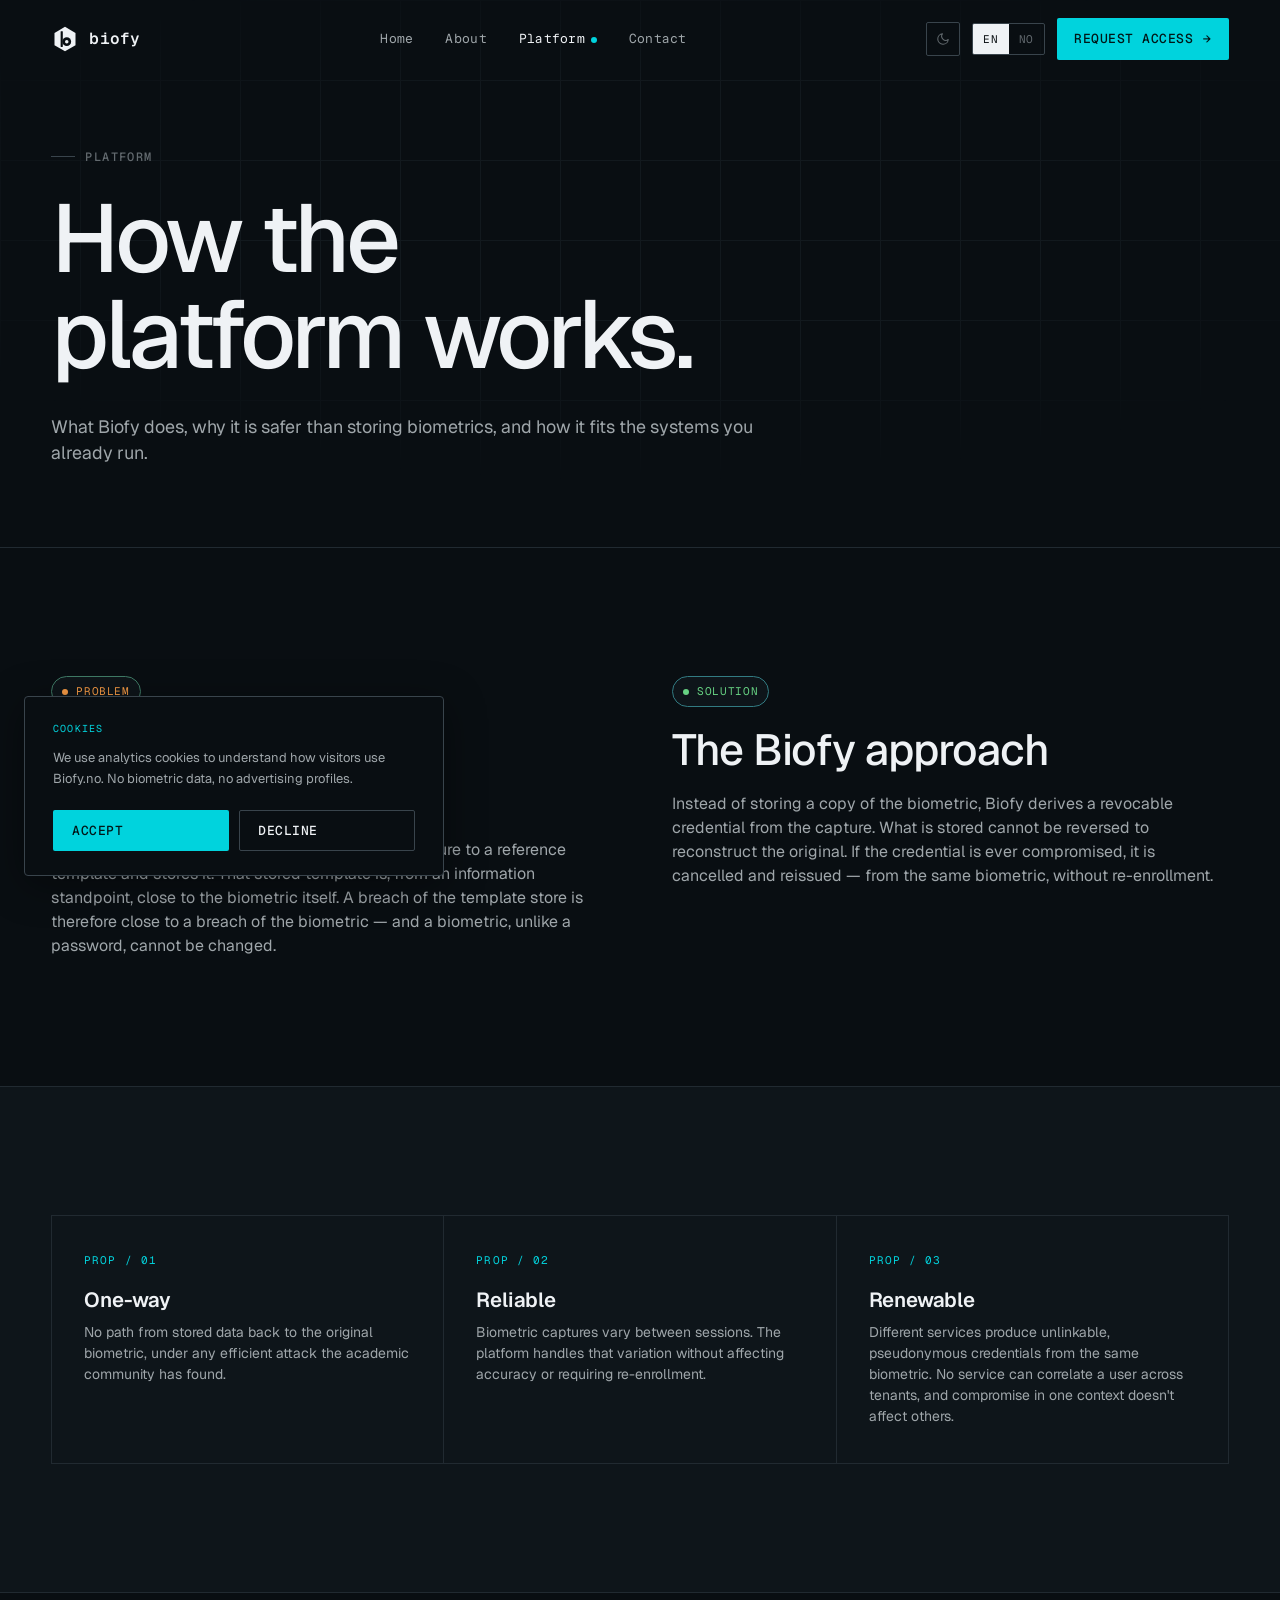
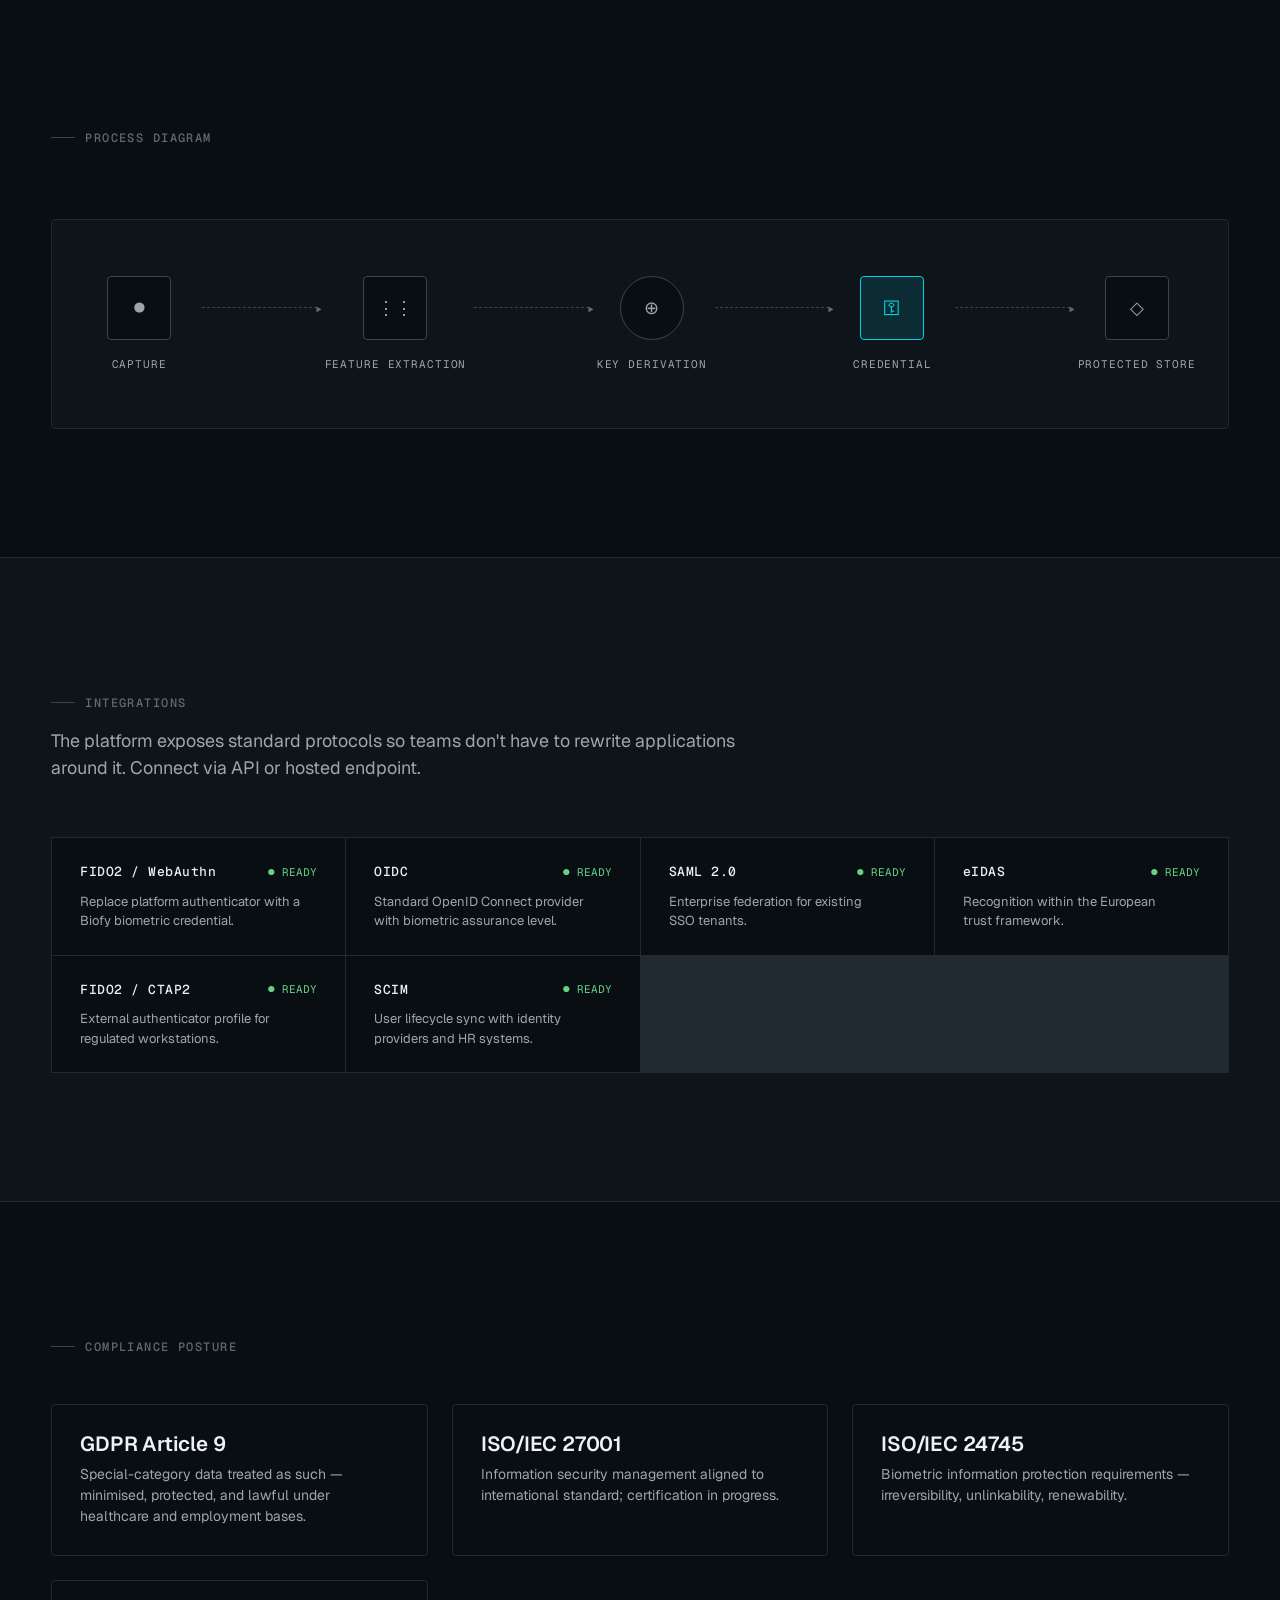
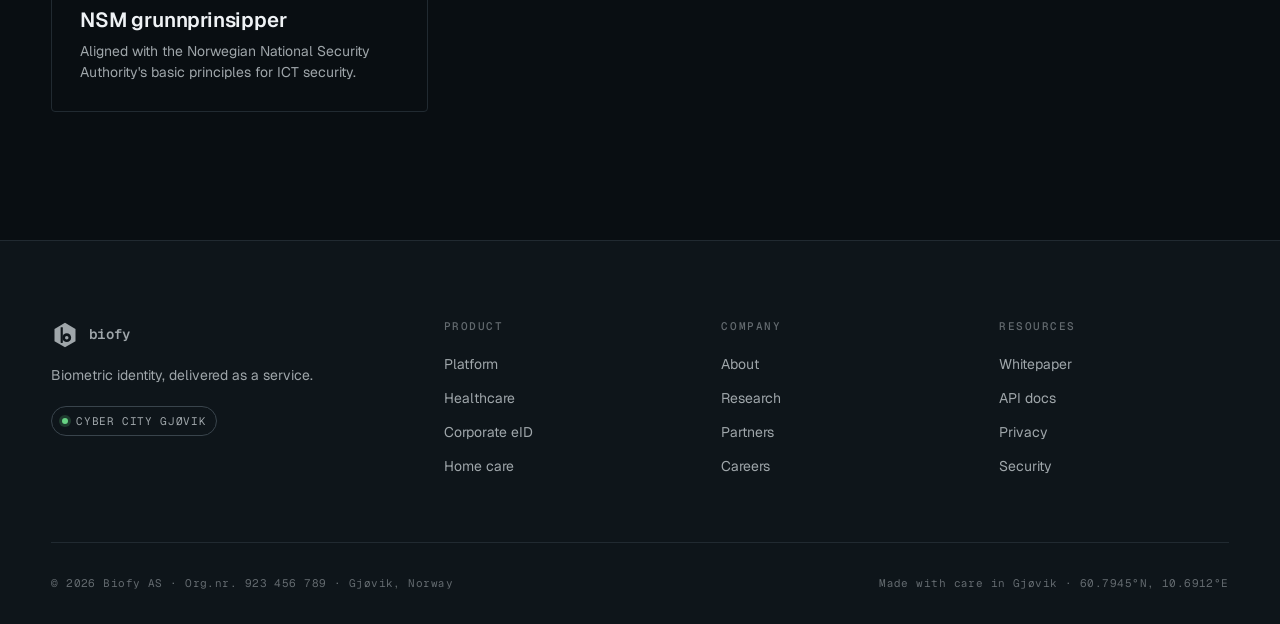
<file: platform.html>
<!DOCTYPE html><html lang="en" data-theme="dark" data-scroll-behavior="smooth"><head><meta charSet="utf-8"/><meta name="viewport" content="width=device-width, initial-scale=1"/><link rel="stylesheet" href="/_next/static/chunks/0jp2jo.obcxv0.css" data-precedence="next"/><link rel="preload" as="script" fetchPriority="low" href="/_next/static/chunks/0y_wgo4lu8n.h.js"/><script src="/_next/static/chunks/0pqt~8bl3ukh4.js" async=""></script><script src="/_next/static/chunks/0v9c2uadhpd-i.js" async=""></script><script src="/_next/static/chunks/11wkea2fau5qv.js" async=""></script><script src="/_next/static/chunks/turbopack-0gbx_bzc98.e-.js" async=""></script><script src="/_next/static/chunks/025ootcr1dztp.js" async=""></script><script src="/_next/static/chunks/0~1-0-_nb18x6.js" async=""></script><script src="/_next/static/chunks/01xlw8hd842-c.js" async=""></script><script src="/_next/static/chunks/0p.-lf2bqux9h.js" async=""></script><script src="/_next/static/chunks/0v172sh4btk__.js" async=""></script><title>Platform — How Biofy Works | Biofy</title><meta name="description" content="Biofy derives a revocable credential from a biometric capture — nothing stored can be reversed to reconstruct the original. Integrates via FIDO2, OIDC, SAML, and eIDAS. No new hardware required."/><meta name="robots" content="index, follow"/><link rel="canonical" href="https://biofy.no/platform"/><meta property="og:title" content="How the Biofy Platform Works"/><meta property="og:description" content="Biofy derives a revocable credential from a biometric capture — nothing stored can be reversed to reconstruct the original. Integrates via FIDO2, OIDC, SAML, and eIDAS."/><meta property="og:url" content="https://biofy.no/platform"/><meta name="twitter:card" content="summary_large_image"/><meta name="twitter:title" content="Biofy — Biometric authentication without the biometric risk"/><meta name="twitter:description" content="Biofy turns a biometric into a revocable credential — breach-safe, revocable, and delivered as a managed API."/><link rel="icon" href="/icon.svg?icon.0kzghrd9e~~87.svg" sizes="any" type="image/svg+xml"/><script>
(function(){try{var t=localStorage.getItem('biofy-theme');if(t!=='dark'&&t!=='light')t='dark';document.documentElement.setAttribute('data-theme',t);}catch(e){document.documentElement.setAttribute('data-theme','dark');}})();
</script><script src="/_next/static/chunks/03~yq9q893hmn.js" noModule=""></script></head><body><div hidden=""><!--$--><!--/$--></div><script type="application/ld+json">{"@context":"https://schema.org","@type":"Organization","name":"Biofy AS","url":"https://biofy.no","foundingDate":"2020","description":"Norwegian deep-tech company commercialising cryptobiometric identity, developed at Cyber City, NTNU.","address":{"@type":"PostalAddress","addressLocality":"Gjøvik","addressCountry":"NO"},"contactPoint":{"@type":"ContactPoint","email":"hello@biofy.no","contactType":"customer service"},"sameAs":["https://biofy.no"]}</script><nav class="nav "><div class="container nav-inner"><a class="logo" href="/"><svg width="28" height="28" viewBox="0 0 64 64" fill="none" class="block shrink-0" aria-label="Biofy mark"><defs><mask id="bmask-28"><rect width="64" height="64" fill="white"></rect><rect x="22" y="14" width="5" height="36" fill="black" rx="1"></rect><circle cx="36" cy="38" r="10" fill="black"></circle><circle cx="36" cy="38" r="4" fill="white"></circle></mask></defs><path d="M32 4 L56 18 L56 46 L32 60 L8 46 L8 18 Z" fill="currentColor" mask="url(#bmask-28)"></path><circle cx="36" cy="38" r="2" fill="currentColor"></circle></svg><span>biofy</span></a><div class="nav-links"><a class="nav-link " href="/">Home</a><a class="nav-link " href="/about">About</a><a class="nav-link active" href="/platform">Platform</a><a class="nav-link " href="/contact">Contact</a></div><div class="nav-actions"><button aria-label="Toggle theme" style="width:34px;height:34px;border:1px solid var(--line-strong);border-radius:var(--radius);display:grid;place-items:center;color:var(--fg-muted);transition:color 0.15s, border-color 0.15s"><svg viewBox="0 0 24 24" fill="none" stroke="currentColor" stroke-width="1.8" stroke-linecap="round" stroke-linejoin="round" style="width:14px;height:14px"><path d="M21 12.8A9 9 0 1 1 11.2 3a7 7 0 0 0 9.8 9.8z"></path></svg></button><div class="lang-switch"><button class="active">EN</button><button class="">NO</button></div><a class="btn btn-primary" style="padding:10px 16px" href="/contact">Request access<!-- --> <span class="arrow">→</span></a><button class="nav-toggle" aria-label="menu"><span></span></button></div></div></nav><main><section class="section" style="padding-top:140px;padding-bottom:80px;position:relative;overflow:hidden"><div class="grid-bg"></div><div class="container" style="position:relative"><span class="eyebrow">Platform</span><h1 class="h-display" style="margin-top:24px;max-width:14ch">How the platform works.</h1><p class="lede" style="margin-top:32px;max-width:64ch">What Biofy does, why it is safer than storing biometrics, and how it fits the systems you already run.</p></div></section><section class="section" style="border-top:1px solid var(--line)"><div class="container"><div style="display:grid;grid-template-columns:repeat(auto-fit, minmax(320px, 1fr));gap:64px"><div class="reveal"><div class="chip" style="border-color:color-mix(in oklch, var(--warn) 40%, var(--line-strong));color:var(--warn);margin-bottom:20px"><span style="width:6px;height:6px;background:var(--warn);border-radius:50%"></span>PROBLEM</div><h2 class="h2" style="margin-bottom:20px">The problem with stored biometrics</h2><p>Every conventional biometric system reduces a capture to a reference template and stores it. That stored template is, from an information standpoint, close to the biometric itself. A breach of the template store is therefore close to a breach of the biometric — and a biometric, unlike a password, cannot be changed.</p></div><div class="reveal"><div class="chip" style="border-color:color-mix(in oklch, var(--signal) 40%, var(--line-strong));color:var(--signal);margin-bottom:20px"><span style="width:6px;height:6px;background:var(--signal);border-radius:50%"></span>SOLUTION</div><h2 class="h2" style="margin-bottom:20px">The Biofy approach</h2><p>Instead of storing a copy of the biometric, Biofy derives a revocable credential from the capture. What is stored cannot be reversed to reconstruct the original. If the credential is ever compromised, it is cancelled and reissued — from the same biometric, without re-enrollment.</p></div></div></div></section><section class="section" style="border-top:1px solid var(--line);background:var(--bg-1)"><div class="container"><div style="display:grid;grid-template-columns:repeat(auto-fit, minmax(280px, 1fr));gap:0;border-top:1px solid var(--line);border-left:1px solid var(--line)"><div class="reveal" style="padding:36px 32px;border-right:1px solid var(--line);border-bottom:1px solid var(--line);min-height:220px"><div class="mono" style="font-size:11px;letter-spacing:0.1em;color:var(--accent);margin-bottom:20px">PROP / 0<!-- -->1</div><h3 class="h3" style="margin-bottom:12px">One-way</h3><p style="font-size:14px">No path from stored data back to the original biometric, under any efficient attack the academic community has found.</p></div><div class="reveal" style="padding:36px 32px;border-right:1px solid var(--line);border-bottom:1px solid var(--line);min-height:220px"><div class="mono" style="font-size:11px;letter-spacing:0.1em;color:var(--accent);margin-bottom:20px">PROP / 0<!-- -->2</div><h3 class="h3" style="margin-bottom:12px">Reliable</h3><p style="font-size:14px">Biometric captures vary between sessions. The platform handles that variation without affecting accuracy or requiring re-enrollment.</p></div><div class="reveal" style="padding:36px 32px;border-right:1px solid var(--line);border-bottom:1px solid var(--line);min-height:220px"><div class="mono" style="font-size:11px;letter-spacing:0.1em;color:var(--accent);margin-bottom:20px">PROP / 0<!-- -->3</div><h3 class="h3" style="margin-bottom:12px">Renewable</h3><p style="font-size:14px">Different services produce unlinkable, pseudonymous credentials from the same biometric. No service can correlate a user across tenants, and compromise in one context doesn&#x27;t affect others.</p></div></div></div></section><section class="section" style="border-top:1px solid var(--line)"><div class="container"><span class="eyebrow reveal" style="margin-bottom:40px;display:inline-flex">PROCESS DIAGRAM</span><div class="reveal" style="margin-top:32px;padding:56px 32px;border:1px solid var(--line);border-radius:var(--radius-lg);background:var(--bg-1);overflow-x:auto"><div style="display:flex;align-items:center;min-width:720px;justify-content:space-between"><div style="display:grid;place-items:center;min-width:110px"><div style="width:64px;height:64px;border:1px solid var(--line-strong);border-radius:var(--radius-lg);display:grid;place-items:center;background:var(--bg);color:var(--fg-dim);font-family:var(--font-mono);font-size:18px">●</div><div class="mono" style="margin-top:16px;font-size:11px;letter-spacing:0.08em;text-transform:uppercase;color:var(--fg-dim);text-align:center">Capture</div></div><div style="flex:1;height:1px;border-top:1px dashed var(--line-strong);position:relative;margin:0 8px;margin-bottom:32px"><span style="position:absolute;right:-6px;top:-6px;color:var(--fg-muted);font-family:var(--font-mono);font-size:10px">▶</span></div><div style="display:grid;place-items:center;min-width:110px"><div style="width:64px;height:64px;border:1px solid var(--line-strong);border-radius:var(--radius-lg);display:grid;place-items:center;background:var(--bg);color:var(--fg-dim);font-family:var(--font-mono);font-size:18px">⋮⋮</div><div class="mono" style="margin-top:16px;font-size:11px;letter-spacing:0.08em;text-transform:uppercase;color:var(--fg-dim);text-align:center">Feature extraction</div></div><div style="flex:1;height:1px;border-top:1px dashed var(--line-strong);position:relative;margin:0 8px;margin-bottom:32px"><span style="position:absolute;right:-6px;top:-6px;color:var(--fg-muted);font-family:var(--font-mono);font-size:10px">▶</span></div><div style="display:grid;place-items:center;min-width:110px"><div style="width:64px;height:64px;border:1px solid var(--line-strong);border-radius:50%;display:grid;place-items:center;background:var(--bg);color:var(--fg-dim);font-family:var(--font-mono);font-size:18px">⊕</div><div class="mono" style="margin-top:16px;font-size:11px;letter-spacing:0.08em;text-transform:uppercase;color:var(--fg-dim);text-align:center">Key derivation</div></div><div style="flex:1;height:1px;border-top:1px dashed var(--line-strong);position:relative;margin:0 8px;margin-bottom:32px"><span style="position:absolute;right:-6px;top:-6px;color:var(--fg-muted);font-family:var(--font-mono);font-size:10px">▶</span></div><div style="display:grid;place-items:center;min-width:110px"><div style="width:64px;height:64px;border:1px solid var(--accent);border-radius:var(--radius-lg);display:grid;place-items:center;background:color-mix(in oklch, var(--accent) 12%, transparent);color:var(--accent);font-family:var(--font-mono);font-size:18px">⚿</div><div class="mono" style="margin-top:16px;font-size:11px;letter-spacing:0.08em;text-transform:uppercase;color:var(--fg-dim);text-align:center">Credential</div></div><div style="flex:1;height:1px;border-top:1px dashed var(--line-strong);position:relative;margin:0 8px;margin-bottom:32px"><span style="position:absolute;right:-6px;top:-6px;color:var(--fg-muted);font-family:var(--font-mono);font-size:10px">▶</span></div><div style="display:grid;place-items:center;min-width:110px"><div style="width:64px;height:64px;border:1px solid var(--line-strong);border-radius:var(--radius-lg);display:grid;place-items:center;background:var(--bg);color:var(--fg-dim);font-family:var(--font-mono);font-size:18px">◇</div><div class="mono" style="margin-top:16px;font-size:11px;letter-spacing:0.08em;text-transform:uppercase;color:var(--fg-dim);text-align:center">Protected store</div></div></div></div></div></section><section class="section" style="border-top:1px solid var(--line);background:var(--bg-1)"><div class="container"><div class="reveal" style="max-width:720px;margin-bottom:56px"><span class="eyebrow">Integrations</span><p class="lede" style="margin-top:16px">The platform exposes standard protocols so teams don&#x27;t have to rewrite applications around it. Connect via API or hosted endpoint.</p></div><div style="display:grid;grid-template-columns:repeat(auto-fit, minmax(280px, 1fr));gap:1px;background:var(--line);border:1px solid var(--line)"><div class="reveal" style="padding:24px 28px;background:var(--bg);transition:background 0.2s"><div style="display:flex;align-items:center;justify-content:space-between;margin-bottom:10px"><span class="mono" style="font-size:13px;letter-spacing:0.04em;color:var(--fg);font-weight:500">FIDO2 / WebAuthn</span><span style="color:var(--signal);font-size:11px;font-family:var(--font-mono)">● READY</span></div><p style="font-size:13px">Replace platform authenticator with a Biofy biometric credential.</p></div><div class="reveal" style="padding:24px 28px;background:var(--bg);transition:background 0.2s"><div style="display:flex;align-items:center;justify-content:space-between;margin-bottom:10px"><span class="mono" style="font-size:13px;letter-spacing:0.04em;color:var(--fg);font-weight:500">OIDC</span><span style="color:var(--signal);font-size:11px;font-family:var(--font-mono)">● READY</span></div><p style="font-size:13px">Standard OpenID Connect provider with biometric assurance level.</p></div><div class="reveal" style="padding:24px 28px;background:var(--bg);transition:background 0.2s"><div style="display:flex;align-items:center;justify-content:space-between;margin-bottom:10px"><span class="mono" style="font-size:13px;letter-spacing:0.04em;color:var(--fg);font-weight:500">SAML 2.0</span><span style="color:var(--signal);font-size:11px;font-family:var(--font-mono)">● READY</span></div><p style="font-size:13px">Enterprise federation for existing SSO tenants.</p></div><div class="reveal" style="padding:24px 28px;background:var(--bg);transition:background 0.2s"><div style="display:flex;align-items:center;justify-content:space-between;margin-bottom:10px"><span class="mono" style="font-size:13px;letter-spacing:0.04em;color:var(--fg);font-weight:500">eIDAS</span><span style="color:var(--signal);font-size:11px;font-family:var(--font-mono)">● READY</span></div><p style="font-size:13px">Recognition within the European trust framework.</p></div><div class="reveal" style="padding:24px 28px;background:var(--bg);transition:background 0.2s"><div style="display:flex;align-items:center;justify-content:space-between;margin-bottom:10px"><span class="mono" style="font-size:13px;letter-spacing:0.04em;color:var(--fg);font-weight:500">FIDO2 / CTAP2</span><span style="color:var(--signal);font-size:11px;font-family:var(--font-mono)">● READY</span></div><p style="font-size:13px">External authenticator profile for regulated workstations.</p></div><div class="reveal" style="padding:24px 28px;background:var(--bg);transition:background 0.2s"><div style="display:flex;align-items:center;justify-content:space-between;margin-bottom:10px"><span class="mono" style="font-size:13px;letter-spacing:0.04em;color:var(--fg);font-weight:500">SCIM</span><span style="color:var(--signal);font-size:11px;font-family:var(--font-mono)">● READY</span></div><p style="font-size:13px">User lifecycle sync with identity providers and HR systems.</p></div></div></div></section><section class="section" style="border-top:1px solid var(--line)"><div class="container"><div class="reveal" style="margin-bottom:48px"><span class="eyebrow">Compliance posture</span></div><div style="display:grid;grid-template-columns:repeat(auto-fit, minmax(280px, 1fr));gap:24px"><div class="reveal" style="padding:28px 28px;border:1px solid var(--line);border-radius:var(--radius-lg);background:var(--bg)"><h3 class="h3" style="margin-bottom:10px">GDPR Article 9</h3><p style="font-size:14px">Special-category data treated as such — minimised, protected, and lawful under healthcare and employment bases.</p></div><div class="reveal" style="padding:28px 28px;border:1px solid var(--line);border-radius:var(--radius-lg);background:var(--bg)"><h3 class="h3" style="margin-bottom:10px">ISO/IEC 27001</h3><p style="font-size:14px">Information security management aligned to international standard; certification in progress.</p></div><div class="reveal" style="padding:28px 28px;border:1px solid var(--line);border-radius:var(--radius-lg);background:var(--bg)"><h3 class="h3" style="margin-bottom:10px">ISO/IEC 24745</h3><p style="font-size:14px">Biometric information protection requirements — irreversibility, unlinkability, renewability.</p></div><div class="reveal" style="padding:28px 28px;border:1px solid var(--line);border-radius:var(--radius-lg);background:var(--bg)"><h3 class="h3" style="margin-bottom:10px">NSM grunnprinsipper</h3><p style="font-size:14px">Aligned with the Norwegian National Security Authority&#x27;s basic principles for ICT security.</p></div></div></div></section></main><!--$--><!--/$--><footer class="footer"><div class="container"><div class="footer-grid"><div><a class="logo" style="margin-bottom:16px" href="/"><svg width="28" height="28" viewBox="0 0 64 64" fill="none" class="block shrink-0" aria-label="Biofy mark"><defs><mask id="bmask-28"><rect width="64" height="64" fill="white"></rect><rect x="22" y="14" width="5" height="36" fill="black" rx="1"></rect><circle cx="36" cy="38" r="10" fill="black"></circle><circle cx="36" cy="38" r="4" fill="white"></circle></mask></defs><path d="M32 4 L56 18 L56 46 L32 60 L8 46 L8 18 Z" fill="currentColor" mask="url(#bmask-28)"></path><circle cx="36" cy="38" r="2" fill="currentColor"></circle></svg><span>biofy</span></a><p style="font-size:14px;max-width:300px;margin-top:12px">Biometric identity, delivered as a service.</p><div class="chip" style="margin-top:20px"><span class="dot"></span>Cyber City Gjøvik</div></div><div><h4>Product</h4><ul><li><a href="/platform">Platform</a></li><li><a href="/platform">Healthcare</a></li><li><a href="/platform">Corporate eID</a></li><li><a href="/platform">Home care</a></li></ul></div><div><h4>Company</h4><ul><li><a href="/about">About</a></li><li><a href="/about">Research</a></li><li><a href="/about">Partners</a></li><li><a href="/about">Careers</a></li></ul></div><div><h4>Resources</h4><ul><li><a href="/contact">Whitepaper</a></li><li><a href="/contact">API docs</a></li><li><a href="/contact">Privacy</a></li><li><a href="/contact">Security</a></li></ul></div></div><div class="footer-bottom"><span>© 2026 Biofy AS · Org.nr. 923 456 789 · Gjøvik, Norway</span><span>Made with care in Gjøvik<!-- --> · 60.7945°N, 10.6912°E</span></div></div></footer><script src="/_next/static/chunks/0y_wgo4lu8n.h.js" id="_R_" async=""></script><script>(self.__next_f=self.__next_f||[]).push([0])</script><script>self.__next_f.push([1,"1:\"$Sreact.fragment\"\n2:I[25267,[\"/_next/static/chunks/025ootcr1dztp.js\",\"/_next/static/chunks/0~1-0-_nb18x6.js\"],\"ThemeProvider\"]\n3:I[73297,[\"/_next/static/chunks/025ootcr1dztp.js\",\"/_next/static/chunks/0~1-0-_nb18x6.js\"],\"LanguageProvider\"]\n4:I[5164,[\"/_next/static/chunks/025ootcr1dztp.js\",\"/_next/static/chunks/0~1-0-_nb18x6.js\"],\"Nav\"]\n5:I[39756,[\"/_next/static/chunks/01xlw8hd842-c.js\",\"/_next/static/chunks/0p.-lf2bqux9h.js\"],\"default\"]\n6:I[37457,[\"/_next/static/chunks/01xlw8hd842-c.js\",\"/_next/static/chunks/0p.-lf2bqux9h.js\"],\"default\"]\n7:I[22016,[\"/_next/static/chunks/025ootcr1dztp.js\",\"/_next/static/chunks/0~1-0-_nb18x6.js\"],\"\"]\n8:I[41710,[\"/_next/static/chunks/025ootcr1dztp.js\",\"/_next/static/chunks/0~1-0-_nb18x6.js\"],\"Footer\"]\n9:I[42619,[\"/_next/static/chunks/025ootcr1dztp.js\",\"/_next/static/chunks/0~1-0-_nb18x6.js\"],\"CookieConsent\"]\na:I[28051,[\"/_next/static/chunks/025ootcr1dztp.js\",\"/_next/static/chunks/0~1-0-_nb18x6.js\",\"/_next/static/chunks/0v172sh4btk__.js\"],\"TechClient\"]\nb:I[97367,[\"/_next/static/chunks/01xlw8hd842-c.js\",\"/_next/static/chunks/0p.-lf2bqux9h.js\"],\"OutletBoundary\"]\nc:\"$Sreact.suspense\"\nf:I[97367,[\"/_next/static/chunks/01xlw8hd842-c.js\",\"/_next/static/chunks/0p.-lf2bqux9h.js\"],\"ViewportBoundary\"]\n11:I[97367,[\"/_next/static/chunks/01xlw8hd842-c.js\",\"/_next/static/chunks/0p.-lf2bqux9h.js\"],\"MetadataBoundary\"]\n13:I[68027,[\"/_next/static/chunks/025ootcr1dztp.js\",\"/_next/static/chunks/0~1-0-_nb18x6.js\"],\"default\",1]\n:HL[\"/_next/static/chunks/0jp2jo.obcxv0.css\",\"style\"]\n"])</script><script>self.__next_f.push([1,"0:{\"P\":null,\"c\":[\"\",\"platform\"],\"q\":\"\",\"i\":false,\"f\":[[[\"\",{\"children\":[\"platform\",{\"children\":[\"__PAGE__\",{}]}]},\"$undefined\",\"$undefined\",16],[[\"$\",\"$1\",\"c\",{\"children\":[[[\"$\",\"link\",\"0\",{\"rel\":\"stylesheet\",\"href\":\"/_next/static/chunks/0jp2jo.obcxv0.css\",\"precedence\":\"next\",\"crossOrigin\":\"$undefined\",\"nonce\":\"$undefined\"}],[\"$\",\"script\",\"script-0\",{\"src\":\"/_next/static/chunks/025ootcr1dztp.js\",\"async\":true,\"nonce\":\"$undefined\"}],[\"$\",\"script\",\"script-1\",{\"src\":\"/_next/static/chunks/0~1-0-_nb18x6.js\",\"async\":true,\"nonce\":\"$undefined\"}]],[\"$\",\"html\",null,{\"lang\":\"en\",\"data-theme\":\"dark\",\"data-scroll-behavior\":\"smooth\",\"suppressHydrationWarning\":true,\"children\":[[\"$\",\"head\",null,{\"children\":[\"$\",\"script\",null,{\"dangerouslySetInnerHTML\":{\"__html\":\"\\n(function(){try{var t=localStorage.getItem('biofy-theme');if(t!=='dark'\u0026\u0026t!=='light')t='dark';document.documentElement.setAttribute('data-theme',t);}catch(e){document.documentElement.setAttribute('data-theme','dark');}})();\\n\"}}]}],[\"$\",\"body\",null,{\"children\":[[\"$\",\"script\",null,{\"type\":\"application/ld+json\",\"dangerouslySetInnerHTML\":{\"__html\":\"{\\\"@context\\\":\\\"https://schema.org\\\",\\\"@type\\\":\\\"Organization\\\",\\\"name\\\":\\\"Biofy AS\\\",\\\"url\\\":\\\"https://biofy.no\\\",\\\"foundingDate\\\":\\\"2020\\\",\\\"description\\\":\\\"Norwegian deep-tech company commercialising cryptobiometric identity, developed at Cyber City, NTNU.\\\",\\\"address\\\":{\\\"@type\\\":\\\"PostalAddress\\\",\\\"addressLocality\\\":\\\"Gjøvik\\\",\\\"addressCountry\\\":\\\"NO\\\"},\\\"contactPoint\\\":{\\\"@type\\\":\\\"ContactPoint\\\",\\\"email\\\":\\\"hello@biofy.no\\\",\\\"contactType\\\":\\\"customer service\\\"},\\\"sameAs\\\":[\\\"https://biofy.no\\\"]}\"}}],[\"$\",\"$L2\",null,{\"children\":[\"$\",\"$L3\",null,{\"children\":[[\"$\",\"$L4\",null,{}],[\"$\",\"$L5\",null,{\"parallelRouterKey\":\"children\",\"error\":\"$undefined\",\"errorStyles\":\"$undefined\",\"errorScripts\":\"$undefined\",\"template\":[\"$\",\"$L6\",null,{}],\"templateStyles\":\"$undefined\",\"templateScripts\":\"$undefined\",\"notFound\":[[\"$\",\"main\",null,{\"children\":[\"$\",\"section\",null,{\"className\":\"section\",\"style\":{\"paddingTop\":160,\"paddingBottom\":120,\"minHeight\":\"60vh\",\"display\":\"flex\",\"alignItems\":\"center\"},\"children\":[\"$\",\"div\",null,{\"className\":\"container\",\"children\":[[\"$\",\"div\",null,{\"style\":{\"fontFamily\":\"var(--font-mono)\",\"fontSize\":11,\"letterSpacing\":\"0.12em\",\"textTransform\":\"uppercase\",\"color\":\"var(--accent)\",\"marginBottom\":24},\"children\":\"404\"}],[\"$\",\"h1\",null,{\"className\":\"h-display\",\"style\":{\"marginBottom\":24,\"maxWidth\":\"14ch\"},\"children\":\"Page not found.\"}],[\"$\",\"p\",null,{\"className\":\"lede\",\"style\":{\"maxWidth\":\"42ch\",\"marginBottom\":48},\"children\":\"The page you're looking for doesn't exist or has been moved.\"}],[\"$\",\"div\",null,{\"className\":\"row\",\"children\":[[\"$\",\"$L7\",null,{\"href\":\"/\",\"className\":\"btn btn-primary\",\"children\":[\"Back to home \",[\"$\",\"span\",null,{\"className\":\"arrow\",\"children\":\"→\"}]]}],[\"$\",\"$L7\",null,{\"href\":\"/contact\",\"className\":\"btn btn-ghost\",\"children\":\"Contact us\"}]]}]]}]}]}],[]],\"forbidden\":\"$undefined\",\"unauthorized\":\"$undefined\"}],[\"$\",\"$L8\",null,{}],[\"$\",\"$L9\",null,{}]]}]}]]}]]}]]}],{\"children\":[[\"$\",\"$1\",\"c\",{\"children\":[null,[\"$\",\"$L5\",null,{\"parallelRouterKey\":\"children\",\"error\":\"$undefined\",\"errorStyles\":\"$undefined\",\"errorScripts\":\"$undefined\",\"template\":[\"$\",\"$L6\",null,{}],\"templateStyles\":\"$undefined\",\"templateScripts\":\"$undefined\",\"notFound\":\"$undefined\",\"forbidden\":\"$undefined\",\"unauthorized\":\"$undefined\"}]]}],{\"children\":[[\"$\",\"$1\",\"c\",{\"children\":[[\"$\",\"$La\",null,{}],[[\"$\",\"script\",\"script-0\",{\"src\":\"/_next/static/chunks/0v172sh4btk__.js\",\"async\":true,\"nonce\":\"$undefined\"}]],[\"$\",\"$Lb\",null,{\"children\":[\"$\",\"$c\",null,{\"name\":\"Next.MetadataOutlet\",\"children\":\"$@d\"}]}]]}],{},null,false,null]},null,false,\"$@e\"]},null,false,null],[\"$\",\"$1\",\"h\",{\"children\":[null,[\"$\",\"$Lf\",null,{\"children\":\"$L10\"}],[\"$\",\"div\",null,{\"hidden\":true,\"children\":[\"$\",\"$L11\",null,{\"children\":[\"$\",\"$c\",null,{\"name\":\"Next.Metadata\",\"children\":\"$L12\"}]}]}],null]}],false]],\"m\":\"$undefined\",\"G\":[\"$13\",[[\"$\",\"link\",\"0\",{\"rel\":\"stylesheet\",\"href\":\"/_next/static/chunks/0jp2jo.obcxv0.css\",\"precedence\":\"next\",\"crossOrigin\":\"$undefined\",\"nonce\":\"$undefined\"}]]],\"S\":true,\"h\":null,\"s\":\"$undefined\",\"l\":\"$undefined\",\"p\":\"$undefined\",\"d\":\"$undefined\",\"b\":\"19XDL-rZMBKv00SYS5ERB\"}\n"])</script><script>self.__next_f.push([1,"14:[]\ne:\"$W14\"\n"])</script><script>self.__next_f.push([1,"10:[[\"$\",\"meta\",\"0\",{\"charSet\":\"utf-8\"}],[\"$\",\"meta\",\"1\",{\"name\":\"viewport\",\"content\":\"width=device-width, initial-scale=1\"}]]\n"])</script><script>self.__next_f.push([1,"15:I[27201,[\"/_next/static/chunks/01xlw8hd842-c.js\",\"/_next/static/chunks/0p.-lf2bqux9h.js\"],\"IconMark\"]\nd:null\n12:[[\"$\",\"title\",\"0\",{\"children\":\"Platform — How Biofy Works | Biofy\"}],[\"$\",\"meta\",\"1\",{\"name\":\"description\",\"content\":\"Biofy derives a revocable credential from a biometric capture — nothing stored can be reversed to reconstruct the original. Integrates via FIDO2, OIDC, SAML, and eIDAS. No new hardware required.\"}],[\"$\",\"meta\",\"2\",{\"name\":\"robots\",\"content\":\"index, follow\"}],[\"$\",\"link\",\"3\",{\"rel\":\"canonical\",\"href\":\"https://biofy.no/platform\"}],[\"$\",\"meta\",\"4\",{\"property\":\"og:title\",\"content\":\"How the Biofy Platform Works\"}],[\"$\",\"meta\",\"5\",{\"property\":\"og:description\",\"content\":\"Biofy derives a revocable credential from a biometric capture — nothing stored can be reversed to reconstruct the original. Integrates via FIDO2, OIDC, SAML, and eIDAS.\"}],[\"$\",\"meta\",\"6\",{\"property\":\"og:url\",\"content\":\"https://biofy.no/platform\"}],[\"$\",\"meta\",\"7\",{\"name\":\"twitter:card\",\"content\":\"summary_large_image\"}],[\"$\",\"meta\",\"8\",{\"name\":\"twitter:title\",\"content\":\"Biofy — Biometric authentication without the biometric risk\"}],[\"$\",\"meta\",\"9\",{\"name\":\"twitter:description\",\"content\":\"Biofy turns a biometric into a revocable credential — breach-safe, revocable, and delivered as a managed API.\"}],[\"$\",\"link\",\"10\",{\"rel\":\"icon\",\"href\":\"/icon.svg?icon.0kzghrd9e~~87.svg\",\"sizes\":\"any\",\"type\":\"image/svg+xml\"}],[\"$\",\"$L15\",\"11\",{}]]\n"])</script></body></html>
</file>
<file: _next/static/chunks/0jp2jo.obcxv0.css>
@import "https://fonts.googleapis.com/css2?family=Geist:wght@300;400;500;600;700&family=Geist+Mono:wght@400;500;600&display=swap";
@layer properties{@supports (((-webkit-hyphens:none)) and (not (margin-trim:inline))) or ((-moz-orient:inline) and (not (color:rgb(from red r g b)))){*,:before,:after,::backdrop{--tw-translate-x:0;--tw-translate-y:0;--tw-translate-z:0;--tw-rotate-x:initial;--tw-rotate-y:initial;--tw-rotate-z:initial;--tw-skew-x:initial;--tw-skew-y:initial;--tw-space-y-reverse:0;--tw-space-x-reverse:0;--tw-border-style:solid;--tw-leading:initial;--tw-font-weight:initial;--tw-tracking:initial;--tw-ordinal:initial;--tw-slashed-zero:initial;--tw-numeric-figure:initial;--tw-numeric-spacing:initial;--tw-numeric-fraction:initial;--tw-shadow:0 0 #0000;--tw-shadow-color:initial;--tw-shadow-alpha:100%;--tw-inset-shadow:0 0 #0000;--tw-inset-shadow-color:initial;--tw-inset-shadow-alpha:100%;--tw-ring-color:initial;--tw-ring-shadow:0 0 #0000;--tw-inset-ring-color:initial;--tw-inset-ring-shadow:0 0 #0000;--tw-ring-inset:initial;--tw-ring-offset-width:0px;--tw-ring-offset-color:#fff;--tw-ring-offset-shadow:0 0 #0000;--tw-outline-style:solid;--tw-duration:initial;--tw-ease:initial;--tw-content:""}}}@layer theme{:root,:host{--font-sans:"Geist", ui-sans-serif, system-ui, -apple-system, sans-serif;--font-mono:"Geist Mono", ui-monospace, SFMono-Regular, Menlo, monospace;--color-red-50:#fef2f2;--color-red-300:#ffa3a3;--color-red-400:#ff6568;--color-red-600:#e40014;--color-black:#000;--spacing:.25rem;--container-sm:24rem;--container-lg:32rem;--text-xs:.75rem;--text-xs--line-height:calc(1 / .75);--text-sm:.875rem;--text-sm--line-height:calc(1.25 / .875);--text-base:1rem;--text-base--line-height:calc(1.5 / 1);--text-lg:1.125rem;--text-lg--line-height:calc(1.75 / 1.125);--text-2xl:1.5rem;--text-2xl--line-height:calc(2 / 1.5);--font-weight-medium:500;--font-weight-semibold:600;--tracking-tight:-.025em;--tracking-widest:.1em;--radius-sm:.125rem;--radius-md:.25rem;--radius-lg:.5rem;--radius-xl:1rem;--ease-in-out:cubic-bezier(.4, 0, .2, 1);--animate-pulse:pulse 2s cubic-bezier(.4, 0, .6, 1) infinite;--aspect-video:16 / 9;--default-transition-duration:.15s;--default-transition-timing-function:cubic-bezier(.4, 0, .2, 1);--default-font-family:var(--font-sans);--default-mono-font-family:var(--font-mono);--radius:.125rem;--radius-full:9999px;--color-background:#f6f9fb;--color-foreground:#11171b;--color-card:#ebeff2;--color-card-foreground:#11171b;--color-popover:#fff;--color-popover-foreground:#11171b;--color-primary:#00849d;--color-primary-foreground:#f6f9fb;--color-secondary:#e0e5e9;--color-secondary-foreground:#11171b;--color-muted:#e0e5e9;--color-muted-foreground:#6e767b;--color-accent:#00849d;--color-accent-foreground:#f6f9fb;--color-destructive:#d02b31;--color-destructive-foreground:#f6f9fb;--color-border:#d2d8dd;--color-input:#9ea6ab;--color-ring:#00849d;--color-signal:#007f37;--color-warn:#bb7400;--color-dim:#3c4449;--color-line-strong:#9ea6ab;--color-surface-1:#ebeff2;--color-sidebar:#ebeff2;--color-sidebar-foreground:#11171b;--color-sidebar-accent:#e0e5e9;--color-sidebar-accent-foreground:#11171b;--color-sidebar-border:#d2d8dd;--color-sidebar-ring:#00849d}@supports (color:lab(0% 0 0)){:root,:host{--color-red-50:lab(96.5005% 4.18508 1.52328);--color-red-300:lab(76.5514% 36.422 15.5335);--color-red-400:lab(63.7053% 60.745 31.3109);--color-red-600:lab(48.4493% 77.4328 61.5452);--color-background:lab(97.6866% -.659496 -1.32245);--color-foreground:lab(7.23663% -1.65557 -3.83845);--color-card:lab(94.2097% -.985891 -1.98166);--color-card-foreground:lab(7.23663% -1.65557 -3.83845);--color-popover:lab(100% 0 0);--color-popover-foreground:lab(7.23663% -1.65557 -3.83845);--color-primary:lab(49.8146% -35.5744 -31.168);--color-primary-foreground:lab(97.6866% -.659496 -1.32245);--color-secondary:lab(90.7327% -1.30972 -2.6395);--color-secondary-foreground:lab(7.23663% -1.65557 -3.83845);--color-muted:lab(90.7327% -1.30972 -2.6395);--color-muted-foreground:lab(48.977% -1.92544 -3.93823);--color-accent:lab(49.8146% -35.5744 -31.168);--color-accent-foreground:lab(97.6866% -.659496 -1.32245);--color-destructive:lab(46.9272% 63.3533 39.8921);--color-destructive-foreground:lab(97.6866% -.659496 -1.32245);--color-border:lab(86.0955% -1.63037 -3.29558);--color-input:lab(67.5378% -1.94013 -3.94593);--color-ring:lab(49.8146% -35.5744 -31.168);--color-signal:lab(46.1726% -45.729 30.6816);--color-warn:lab(55.5346% 25.4128 76.8502);--color-dim:lab(28.0971% -2.18993 -4.5671);--color-line-strong:lab(67.5378% -1.94013 -3.94593);--color-surface-1:lab(94.2097% -.985891 -1.98166);--color-sidebar:lab(94.2097% -.985891 -1.98166);--color-sidebar-foreground:lab(7.23663% -1.65557 -3.83845);--color-sidebar-accent:lab(90.7327% -1.30972 -2.6395);--color-sidebar-accent-foreground:lab(7.23663% -1.65557 -3.83845);--color-sidebar-border:lab(86.0955% -1.63037 -3.29558);--color-sidebar-ring:lab(49.8146% -35.5744 -31.168)}}}@layer base{*,:after,:before,::backdrop{box-sizing:border-box;border:0 solid;margin:0;padding:0}::file-selector-button{box-sizing:border-box;border:0 solid;margin:0;padding:0}html,:host{-webkit-text-size-adjust:100%;tab-size:4;line-height:1.5;font-family:var(--default-font-family,ui-sans-serif, system-ui, sans-serif, "Apple Color Emoji", "Segoe UI Emoji", "Segoe UI Symbol", "Noto Color Emoji");font-feature-settings:var(--default-font-feature-settings,normal);font-variation-settings:var(--default-font-variation-settings,normal);-webkit-tap-highlight-color:transparent}hr{height:0;color:inherit;border-top-width:1px}abbr:where([title]){-webkit-text-decoration:underline dotted;text-decoration:underline dotted}h1,h2,h3,h4,h5,h6{font-size:inherit;font-weight:inherit}a{color:inherit;-webkit-text-decoration:inherit;-webkit-text-decoration:inherit;-webkit-text-decoration:inherit;-webkit-text-decoration:inherit;text-decoration:inherit}b,strong{font-weight:bolder}code,kbd,samp,pre{font-family:var(--default-mono-font-family,ui-monospace, SFMono-Regular, Menlo, Monaco, Consolas, "Liberation Mono", "Courier New", monospace);font-feature-settings:var(--default-mono-font-feature-settings,normal);font-variation-settings:var(--default-mono-font-variation-settings,normal);font-size:1em}small{font-size:80%}sub,sup{vertical-align:baseline;font-size:75%;line-height:0;position:relative}sub{bottom:-.25em}sup{top:-.5em}table{text-indent:0;border-color:inherit;border-collapse:collapse}:-moz-focusring{outline:auto}progress{vertical-align:baseline}summary{display:list-item}ol,ul,menu{list-style:none}img,svg,video,canvas,audio,iframe,embed,object{vertical-align:middle;display:block}img,video{max-width:100%;height:auto}button,input,select,optgroup,textarea{font:inherit;font-feature-settings:inherit;font-variation-settings:inherit;letter-spacing:inherit;color:inherit;opacity:1;background-color:#0000;border-radius:0}::file-selector-button{font:inherit;font-feature-settings:inherit;font-variation-settings:inherit;letter-spacing:inherit;color:inherit;opacity:1;background-color:#0000;border-radius:0}:where(select:is([multiple],[size])) optgroup{font-weight:bolder}:where(select:is([multiple],[size])) optgroup option{padding-inline-start:20px}::file-selector-button{margin-inline-end:4px}::placeholder{opacity:1}@supports (not ((-webkit-appearance:-apple-pay-button))) or (contain-intrinsic-size:1px){::placeholder{color:currentColor}@supports (color:color-mix(in lab, red, red)){::placeholder{color:color-mix(in oklab, currentcolor 50%, transparent)}}}textarea{resize:vertical}::-webkit-search-decoration{-webkit-appearance:none}::-webkit-date-and-time-value{min-height:1lh;text-align:inherit}::-webkit-datetime-edit{display:inline-flex}::-webkit-datetime-edit-fields-wrapper{padding:0}::-webkit-datetime-edit{padding-block:0}::-webkit-datetime-edit-year-field{padding-block:0}::-webkit-datetime-edit-month-field{padding-block:0}::-webkit-datetime-edit-day-field{padding-block:0}::-webkit-datetime-edit-hour-field{padding-block:0}::-webkit-datetime-edit-minute-field{padding-block:0}::-webkit-datetime-edit-second-field{padding-block:0}::-webkit-datetime-edit-millisecond-field{padding-block:0}::-webkit-datetime-edit-meridiem-field{padding-block:0}::-webkit-calendar-picker-indicator{line-height:1}:-moz-ui-invalid{box-shadow:none}button,input:where([type=button],[type=reset],[type=submit]){appearance:button}::file-selector-button{appearance:button}::-webkit-inner-spin-button{height:auto}::-webkit-outer-spin-button{height:auto}[hidden]:where(:not([hidden=until-found])){display:none!important}*{border-color:var(--color-border)}body{background-color:var(--color-background);color:var(--color-foreground);font-family:var(--font-sans);font-feature-settings:"rlig" 1, "calt" 1;-webkit-font-smoothing:antialiased;-moz-osx-font-smoothing:grayscale}}@layer components;@layer utilities{.pointer-events-auto{pointer-events:auto}.pointer-events-none{pointer-events:none}.sr-only{clip-path:inset(50%);white-space:nowrap;border-width:0;width:1px;height:1px;margin:-1px;padding:0;position:absolute;overflow:hidden}.absolute{position:absolute}.fixed{position:fixed}.relative{position:relative}.sticky{position:sticky}.inset-0{inset:calc(var(--spacing) * 0)}.inset-x-0{inset-inline:calc(var(--spacing) * 0)}.inset-y-0{inset-block:calc(var(--spacing) * 0)}.start{inset-inline-start:var(--spacing)}.top-0{top:calc(var(--spacing) * 0)}.top-1\.5{top:calc(var(--spacing) * 1.5)}.top-2{top:calc(var(--spacing) * 2)}.top-3\.5{top:calc(var(--spacing) * 3.5)}.top-4{top:calc(var(--spacing) * 4)}.top-\[1px\]{top:1px}.top-\[50\%\]{top:50%}.top-\[60\%\]{top:60%}.top-full{top:100%}.right-0{right:calc(var(--spacing) * 0)}.right-1{right:calc(var(--spacing) * 1)}.right-2{right:calc(var(--spacing) * 2)}.right-3{right:calc(var(--spacing) * 3)}.right-4{right:calc(var(--spacing) * 4)}.bottom-0{bottom:calc(var(--spacing) * 0)}.left-0{left:calc(var(--spacing) * 0)}.left-2{left:calc(var(--spacing) * 2)}.left-\[50\%\]{left:50%}.z-10{z-index:10}.z-20{z-index:20}.z-50{z-index:50}.z-\[1\]{z-index:1}.z-\[100\]{z-index:100}.container{width:100%}@media (min-width:40rem){.container{max-width:40rem}}@media (min-width:48rem){.container{max-width:48rem}}@media (min-width:64rem){.container{max-width:64rem}}@media (min-width:80rem){.container{max-width:80rem}}@media (min-width:96rem){.container{max-width:96rem}}.-mx-1{margin-inline:calc(var(--spacing) * -1)}.mx-2{margin-inline:calc(var(--spacing) * 2)}.mx-3\.5{margin-inline:calc(var(--spacing) * 3.5)}.my-0\.5{margin-block:calc(var(--spacing) * .5)}.my-1{margin-block:calc(var(--spacing) * 1)}.mt-0\.5{margin-top:calc(var(--spacing) * .5)}.mt-1{margin-top:calc(var(--spacing) * 1)}.mt-1\.5{margin-top:calc(var(--spacing) * 1.5)}.mt-2{margin-top:calc(var(--spacing) * 2)}.mt-3\.5{margin-top:calc(var(--spacing) * 3.5)}.mt-4{margin-top:calc(var(--spacing) * 4)}.mr-2{margin-right:calc(var(--spacing) * 2)}.ml-1{margin-left:calc(var(--spacing) * 1)}.ml-auto{margin-left:auto}.block{display:block}.flex{display:flex}.grid{display:grid}.hidden{display:none}.inline-flex{display:inline-flex}.table{display:table}.aspect-square{aspect-ratio:1}.aspect-video{aspect-ratio:var(--aspect-video)}.size-4{width:calc(var(--spacing) * 4);height:calc(var(--spacing) * 4)}.h-1\.5{height:calc(var(--spacing) * 1.5)}.h-2{height:calc(var(--spacing) * 2)}.h-2\.5{height:calc(var(--spacing) * 2.5)}.h-3{height:calc(var(--spacing) * 3)}.h-3\.5{height:calc(var(--spacing) * 3.5)}.h-4{height:calc(var(--spacing) * 4)}.h-5{height:calc(var(--spacing) * 5)}.h-7{height:calc(var(--spacing) * 7)}.h-8{height:calc(var(--spacing) * 8)}.h-9{height:calc(var(--spacing) * 9)}.h-10{height:calc(var(--spacing) * 10)}.h-11{height:calc(var(--spacing) * 11)}.h-12{height:calc(var(--spacing) * 12)}.h-24{height:calc(var(--spacing) * 24)}.h-\[1px\]{height:1px}.h-\[5px\]{height:5px}.h-\[var\(--radix-navigation-menu-viewport-height\)\]{height:var(--radix-navigation-menu-viewport-height)}.h-\[var\(--radix-select-trigger-height\)\]{height:var(--radix-select-trigger-height)}.h-full{height:100%}.h-px{height:1px}.h-svh{height:100svh}.max-h-96{max-height:calc(var(--spacing) * 96)}.max-h-\[300px\]{max-height:300px}.max-h-screen{max-height:100vh}.min-h-0{min-height:calc(var(--spacing) * 0)}.min-h-svh{min-height:100svh}.w-0{width:calc(var(--spacing) * 0)}.w-1{width:calc(var(--spacing) * 1)}.w-2{width:calc(var(--spacing) * 2)}.w-2\.5{width:calc(var(--spacing) * 2.5)}.w-3{width:calc(var(--spacing) * 3)}.w-3\.5{width:calc(var(--spacing) * 3.5)}.w-3\/4{width:75%}.w-4{width:calc(var(--spacing) * 4)}.w-5{width:calc(var(--spacing) * 5)}.w-7{width:calc(var(--spacing) * 7)}.w-10{width:calc(var(--spacing) * 10)}.w-72{width:calc(var(--spacing) * 72)}.w-\[--sidebar-width\]{width:--sidebar-width}.w-\[1px\]{width:1px}.w-\[5px\]{width:5px}.w-auto{width:auto}.w-full{width:100%}.w-max{width:max-content}.max-w-\[--skeleton-width\]{max-width:--skeleton-width}.max-w-lg{max-width:var(--container-lg)}.max-w-max{max-width:max-content}.max-w-sm{max-width:var(--container-sm)}.min-w-0{min-width:calc(var(--spacing) * 0)}.min-w-5{min-width:calc(var(--spacing) * 5)}.min-w-\[8rem\]{min-width:8rem}.min-w-\[var\(--radix-select-trigger-width\)\]{min-width:var(--radix-select-trigger-width)}.flex-1{flex:1}.shrink-0{flex-shrink:0}.caption-bottom{caption-side:bottom}.-translate-x-1\/2{--tw-translate-x:calc(calc(1 / 2 * 100%) * -1);translate:var(--tw-translate-x) var(--tw-translate-y)}.-translate-x-px{--tw-translate-x:-1px;translate:var(--tw-translate-x) var(--tw-translate-y)}.translate-x-\[-50\%\]{--tw-translate-x:-50%;translate:var(--tw-translate-x) var(--tw-translate-y)}.translate-x-px{--tw-translate-x:1px;translate:var(--tw-translate-x) var(--tw-translate-y)}.translate-y-\[-50\%\]{--tw-translate-y:-50%;translate:var(--tw-translate-x) var(--tw-translate-y)}.rotate-45{rotate:45deg}.transform{transform:var(--tw-rotate-x,) var(--tw-rotate-y,) var(--tw-rotate-z,) var(--tw-skew-x,) var(--tw-skew-y,)}.animate-pulse{animation:var(--animate-pulse)}.cursor-default{cursor:default}.cursor-pointer{cursor:pointer}.touch-none{touch-action:none}.resize{resize:both}.list-none{list-style-type:none}.grid-cols-\[1\.5rem_1fr_auto_auto\]{grid-template-columns:1.5rem 1fr auto auto}.grid-cols-\[auto_1fr_auto\]{grid-template-columns:auto 1fr auto}.flex-col{flex-direction:column}.flex-col-reverse{flex-direction:column-reverse}.flex-wrap{flex-wrap:wrap}.items-center{align-items:center}.items-end{align-items:flex-end}.items-start{align-items:flex-start}.items-stretch{align-items:stretch}.justify-between{justify-content:space-between}.justify-center{justify-content:center}.justify-end{justify-content:flex-end}.gap-1{gap:calc(var(--spacing) * 1)}.gap-1\.5{gap:calc(var(--spacing) * 1.5)}.gap-2{gap:calc(var(--spacing) * 2)}.gap-2\.5{gap:calc(var(--spacing) * 2.5)}.gap-3{gap:calc(var(--spacing) * 3)}.gap-3\.5{gap:calc(var(--spacing) * 3.5)}.gap-4{gap:calc(var(--spacing) * 4)}:where(.space-y-1\.5>:not(:last-child)){--tw-space-y-reverse:0;margin-block-start:calc(calc(var(--spacing) * 1.5) * var(--tw-space-y-reverse));margin-block-end:calc(calc(var(--spacing) * 1.5) * calc(1 - var(--tw-space-y-reverse)))}:where(.space-y-2>:not(:last-child)){--tw-space-y-reverse:0;margin-block-start:calc(calc(var(--spacing) * 2) * var(--tw-space-y-reverse));margin-block-end:calc(calc(var(--spacing) * 2) * calc(1 - var(--tw-space-y-reverse)))}:where(.space-x-1>:not(:last-child)){--tw-space-x-reverse:0;margin-inline-start:calc(calc(var(--spacing) * 1) * var(--tw-space-x-reverse));margin-inline-end:calc(calc(var(--spacing) * 1) * calc(1 - var(--tw-space-x-reverse)))}:where(.space-x-2>:not(:last-child)){--tw-space-x-reverse:0;margin-inline-start:calc(calc(var(--spacing) * 2) * var(--tw-space-x-reverse));margin-inline-end:calc(calc(var(--spacing) * 2) * calc(1 - var(--tw-space-x-reverse)))}:where(.space-x-4>:not(:last-child)){--tw-space-x-reverse:0;margin-inline-start:calc(calc(var(--spacing) * 4) * var(--tw-space-x-reverse));margin-inline-end:calc(calc(var(--spacing) * 4) * calc(1 - var(--tw-space-x-reverse)))}.truncate{text-overflow:ellipsis;white-space:nowrap;overflow:hidden}.overflow-auto{overflow:auto}.overflow-hidden{overflow:hidden}.overflow-x-hidden{overflow-x:hidden}.overflow-y-auto{overflow-y:auto}.rounded-\[2px\]{border-radius:2px}.rounded-\[3px\]{border-radius:3px}.rounded-\[4px\]{border-radius:4px}.rounded-\[inherit\]{border-radius:inherit}.rounded-full{border-radius:var(--radius-full)}.rounded-lg{border-radius:var(--radius-lg)}.rounded-md{border-radius:var(--radius-md)}.rounded-sm{border-radius:var(--radius-sm)}.rounded-tl-sm{border-top-left-radius:var(--radius-sm)}.border{border-style:var(--tw-border-style);border-width:1px}.border-\[1\.5px\]{border-style:var(--tw-border-style);border-width:1.5px}.border-t{border-top-style:var(--tw-border-style);border-top-width:1px}.border-r{border-right-style:var(--tw-border-style);border-right-width:1px}.border-b{border-bottom-style:var(--tw-border-style);border-bottom-width:1px}.border-l{border-left-style:var(--tw-border-style);border-left-width:1px}.border-dashed{--tw-border-style:dashed;border-style:dashed}.border-none{--tw-border-style:none;border-style:none}.border-\[--color-border\]{border-color:--color-border}.border-border{border-color:var(--color-border)}.border-border\/50{border-color:#d2d8dd80}@supports (color:color-mix(in lab, red, red)){.border-border\/50{border-color:color-mix(in oklab, var(--color-border) 50%, transparent)}}.border-destructive{border-color:var(--color-destructive)}.border-input{border-color:var(--color-input)}.border-line-strong{border-color:var(--color-line-strong)}.border-primary{border-color:var(--color-primary)}.border-sidebar-border{border-color:var(--color-sidebar-border)}.border-transparent{border-color:#0000}.border-t-transparent{border-top-color:#0000}.border-l-transparent{border-left-color:#0000}.bg-\[--color-bg\]{background-color:--color-bg}.bg-background{background-color:var(--color-background)}.bg-black\/80{background-color:#000c}@supports (color:color-mix(in lab, red, red)){.bg-black\/80{background-color:color-mix(in oklab, var(--color-black) 80%, transparent)}}.bg-border{background-color:var(--color-border)}.bg-card{background-color:var(--color-card)}.bg-destructive{background-color:var(--color-destructive)}.bg-foreground{background-color:var(--color-foreground)}.bg-muted{background-color:var(--color-muted)}.bg-muted\/50{background-color:#e0e5e980}@supports (color:color-mix(in lab, red, red)){.bg-muted\/50{background-color:color-mix(in oklab, var(--color-muted) 50%, transparent)}}.bg-popover{background-color:var(--color-popover)}.bg-primary{background-color:var(--color-primary)}.bg-secondary{background-color:var(--color-secondary)}.bg-sidebar{background-color:var(--color-sidebar)}.bg-sidebar-border{background-color:var(--color-sidebar-border)}.bg-surface-1{background-color:var(--color-surface-1)}.bg-transparent{background-color:#0000}.fill-current{fill:currentColor}.p-0{padding:calc(var(--spacing) * 0)}.p-1{padding:calc(var(--spacing) * 1)}.p-2{padding:calc(var(--spacing) * 2)}.p-3\.5{padding:calc(var(--spacing) * 3.5)}.p-4{padding:calc(var(--spacing) * 4)}.p-6{padding:calc(var(--spacing) * 6)}.p-\[1px\]{padding:1px}.px-1{padding-inline:calc(var(--spacing) * 1)}.px-1\.5{padding-inline:calc(var(--spacing) * 1.5)}.px-2{padding-inline:calc(var(--spacing) * 2)}.px-2\.5{padding-inline:calc(var(--spacing) * 2.5)}.px-3{padding-inline:calc(var(--spacing) * 3)}.px-3\.5{padding-inline:calc(var(--spacing) * 3.5)}.px-4{padding-inline:calc(var(--spacing) * 4)}.px-5{padding-inline:calc(var(--spacing) * 5)}.px-7{padding-inline:calc(var(--spacing) * 7)}.py-0\.5{padding-block:calc(var(--spacing) * .5)}.py-1{padding-block:calc(var(--spacing) * 1)}.py-1\.5{padding-block:calc(var(--spacing) * 1.5)}.py-2{padding-block:calc(var(--spacing) * 2)}.py-2\.5{padding-block:calc(var(--spacing) * 2.5)}.py-3{padding-block:calc(var(--spacing) * 3)}.py-3\.5{padding-block:calc(var(--spacing) * 3.5)}.py-4{padding-block:calc(var(--spacing) * 4)}.py-6{padding-block:calc(var(--spacing) * 6)}.pt-0{padding-top:calc(var(--spacing) * 0)}.pt-3{padding-top:calc(var(--spacing) * 3)}.pt-3\.5{padding-top:calc(var(--spacing) * 3.5)}.pr-2{padding-right:calc(var(--spacing) * 2)}.pr-8{padding-right:calc(var(--spacing) * 8)}.pb-3{padding-bottom:calc(var(--spacing) * 3)}.pl-8{padding-left:calc(var(--spacing) * 8)}.text-center{text-align:center}.text-left{text-align:left}.align-middle{vertical-align:middle}.font-mono{font-family:var(--font-mono)}.font-sans{font-family:var(--font-sans)}.text-2xl{font-size:var(--text-2xl);line-height:var(--tw-leading,var(--text-2xl--line-height))}.text-base{font-size:var(--text-base);line-height:var(--tw-leading,var(--text-base--line-height))}.text-lg{font-size:var(--text-lg);line-height:var(--tw-leading,var(--text-lg--line-height))}.text-sm{font-size:var(--text-sm);line-height:var(--tw-leading,var(--text-sm--line-height))}.text-xs{font-size:var(--text-xs);line-height:var(--tw-leading,var(--text-xs--line-height))}.text-\[10px\]{font-size:10px}.text-\[11px\]{font-size:11px}.text-\[13px\]{font-size:13px}.text-\[26px\]{font-size:26px}.leading-none{--tw-leading:1;line-height:1}.font-medium{--tw-font-weight:var(--font-weight-medium);font-weight:var(--font-weight-medium)}.font-semibold{--tw-font-weight:var(--font-weight-semibold);font-weight:var(--font-weight-semibold)}.tracking-\[-0\.01em\]{--tw-tracking:-.01em;letter-spacing:-.01em}.tracking-\[-0\.02em\]{--tw-tracking:-.02em;letter-spacing:-.02em}.tracking-\[-0\.04em\]{--tw-tracking:-.04em;letter-spacing:-.04em}.tracking-\[0\.1em\]{--tw-tracking:.1em;letter-spacing:.1em}.tracking-\[0\.04em\]{--tw-tracking:.04em;letter-spacing:.04em}.tracking-\[0\.08em\]{--tw-tracking:.08em;letter-spacing:.08em}.tracking-\[0\.14em\]{--tw-tracking:.14em;letter-spacing:.14em}.tracking-tight{--tw-tracking:var(--tracking-tight);letter-spacing:var(--tracking-tight)}.tracking-widest{--tw-tracking:var(--tracking-widest);letter-spacing:var(--tracking-widest)}.whitespace-nowrap{white-space:nowrap}.text-background{color:var(--color-background)}.text-card-foreground{color:var(--color-card-foreground)}.text-current{color:currentColor}.text-destructive-foreground{color:var(--color-destructive-foreground)}.text-dim{color:var(--color-dim)}.text-foreground{color:var(--color-foreground)}.text-foreground\/50{color:#11171b80}@supports (color:color-mix(in lab, red, red)){.text-foreground\/50{color:color-mix(in oklab, var(--color-foreground) 50%, transparent)}}.text-muted-foreground{color:var(--color-muted-foreground)}.text-popover-foreground{color:var(--color-popover-foreground)}.text-primary{color:var(--color-primary)}.text-primary-foreground{color:var(--color-primary-foreground)}.text-secondary-foreground{color:var(--color-secondary-foreground)}.text-sidebar-foreground{color:var(--color-sidebar-foreground)}.text-sidebar-foreground\/70{color:#11171bb3}@supports (color:color-mix(in lab, red, red)){.text-sidebar-foreground\/70{color:color-mix(in oklab, var(--color-sidebar-foreground) 70%, transparent)}}.text-signal{color:var(--color-signal)}.uppercase{text-transform:uppercase}.tabular-nums{--tw-numeric-spacing:tabular-nums;font-variant-numeric:var(--tw-ordinal,) var(--tw-slashed-zero,) var(--tw-numeric-figure,) var(--tw-numeric-spacing,) var(--tw-numeric-fraction,)}.underline-offset-4{text-underline-offset:4px}.opacity-0{opacity:0}.opacity-50{opacity:.5}.opacity-55{opacity:.55}.opacity-60{opacity:.6}.opacity-70{opacity:.7}.opacity-90{opacity:.9}.shadow{--tw-shadow:0 1px 3px 0 var(--tw-shadow-color,#0000001a), 0 1px 2px -1px var(--tw-shadow-color,#0000001a);box-shadow:var(--tw-inset-shadow), var(--tw-inset-ring-shadow), var(--tw-ring-offset-shadow), var(--tw-ring-shadow), var(--tw-shadow)}.shadow-\[0_0_0_1px_hsl\(var\(--sidebar-border\)\)\]{--tw-shadow:0 0 0 1px var(--tw-shadow-color,hsl(var(--sidebar-border)));box-shadow:var(--tw-inset-shadow), var(--tw-inset-ring-shadow), var(--tw-ring-offset-shadow), var(--tw-ring-shadow), var(--tw-shadow)}.shadow-lg{--tw-shadow:0 10px 15px -3px var(--tw-shadow-color,#0000001a), 0 4px 6px -4px var(--tw-shadow-color,#0000001a);box-shadow:var(--tw-inset-shadow), var(--tw-inset-ring-shadow), var(--tw-ring-offset-shadow), var(--tw-ring-shadow), var(--tw-shadow)}.shadow-md{--tw-shadow:0 4px 6px -1px var(--tw-shadow-color,#0000001a), 0 2px 4px -2px var(--tw-shadow-color,#0000001a);box-shadow:var(--tw-inset-shadow), var(--tw-inset-ring-shadow), var(--tw-ring-offset-shadow), var(--tw-ring-shadow), var(--tw-shadow)}.shadow-none{--tw-shadow:0 0 #0000;box-shadow:var(--tw-inset-shadow), var(--tw-inset-ring-shadow), var(--tw-ring-offset-shadow), var(--tw-ring-shadow), var(--tw-shadow)}.shadow-sm{--tw-shadow:0 1px 3px 0 var(--tw-shadow-color,#0000001a), 0 1px 2px -1px var(--tw-shadow-color,#0000001a);box-shadow:var(--tw-inset-shadow), var(--tw-inset-ring-shadow), var(--tw-ring-offset-shadow), var(--tw-ring-shadow), var(--tw-shadow)}.shadow-xl{--tw-shadow:0 20px 25px -5px var(--tw-shadow-color,#0000001a), 0 8px 10px -6px var(--tw-shadow-color,#0000001a);box-shadow:var(--tw-inset-shadow), var(--tw-inset-ring-shadow), var(--tw-ring-offset-shadow), var(--tw-ring-shadow), var(--tw-shadow)}.ring-sidebar-ring{--tw-ring-color:var(--color-sidebar-ring)}.ring-offset-background{--tw-ring-offset-color:var(--color-background)}.outline{outline-style:var(--tw-outline-style);outline-width:1px}.transition{transition-property:color,background-color,border-color,outline-color,text-decoration-color,fill,stroke,--tw-gradient-from,--tw-gradient-via,--tw-gradient-to,opacity,box-shadow,transform,translate,scale,rotate,filter,-webkit-backdrop-filter,backdrop-filter,display,content-visibility,overlay,pointer-events;transition-timing-function:var(--tw-ease,var(--default-transition-timing-function));transition-duration:var(--tw-duration,var(--default-transition-duration))}.transition-\[left\,right\,width\]{transition-property:left,right,width;transition-timing-function:var(--tw-ease,var(--default-transition-timing-function));transition-duration:var(--tw-duration,var(--default-transition-duration))}.transition-\[margin\,opa\]{transition-property:margin,opa;transition-timing-function:var(--tw-ease,var(--default-transition-timing-function));transition-duration:var(--tw-duration,var(--default-transition-duration))}.transition-\[width\,height\,padding\]{transition-property:width,height,padding;transition-timing-function:var(--tw-ease,var(--default-transition-timing-function));transition-duration:var(--tw-duration,var(--default-transition-duration))}.transition-\[width\]{transition-property:width;transition-timing-function:var(--tw-ease,var(--default-transition-timing-function));transition-duration:var(--tw-duration,var(--default-transition-duration))}.transition-all{transition-property:all;transition-timing-function:var(--tw-ease,var(--default-transition-timing-function));transition-duration:var(--tw-duration,var(--default-transition-duration))}.transition-colors{transition-property:color,background-color,border-color,outline-color,text-decoration-color,fill,stroke,--tw-gradient-from,--tw-gradient-via,--tw-gradient-to;transition-timing-function:var(--tw-ease,var(--default-transition-timing-function));transition-duration:var(--tw-duration,var(--default-transition-duration))}.transition-opacity{transition-property:opacity;transition-timing-function:var(--tw-ease,var(--default-transition-timing-function));transition-duration:var(--tw-duration,var(--default-transition-duration))}.transition-transform{transition-property:transform,translate,scale,rotate;transition-timing-function:var(--tw-ease,var(--default-transition-timing-function));transition-duration:var(--tw-duration,var(--default-transition-duration))}.duration-200{--tw-duration:.2s;transition-duration:.2s}.ease-in-out{--tw-ease:var(--ease-in-out);transition-timing-function:var(--ease-in-out)}.ease-linear{--tw-ease:linear;transition-timing-function:linear}.outline-none{--tw-outline-style:none;outline-style:none}.select-none{-webkit-user-select:none;user-select:none}.group-focus-within\/menu-item\:opacity-100:is(:where(.group\/menu-item):focus-within *){opacity:1}@media (hover:hover){.group-hover\:opacity-100:is(:where(.group):hover *),.group-hover\/menu-item\:opacity-100:is(:where(.group\/menu-item):hover *){opacity:1}}.group-has-\[\[data-sidebar\=menu-action\]\]\/menu-item\:pr-8:is(:where(.group\/menu-item):has([data-sidebar=menu-action]) *){padding-right:calc(var(--spacing) * 8)}.group-data-\[collapsible\=icon\]\:-mt-8:is(:where(.group)[data-collapsible=icon] *){margin-top:calc(var(--spacing) * -8)}.group-data-\[collapsible\=icon\]\:hidden:is(:where(.group)[data-collapsible=icon] *){display:none}.group-data-\[collapsible\=icon\]\:\!size-8:is(:where(.group)[data-collapsible=icon] *){width:calc(var(--spacing) * 8)!important;height:calc(var(--spacing) * 8)!important}.group-data-\[collapsible\=icon\]\:w-\[--sidebar-width-icon\]:is(:where(.group)[data-collapsible=icon] *){width:--sidebar-width-icon}.group-data-\[collapsible\=icon\]\:w-\[calc\(var\(--sidebar-width-icon\)_\+_theme\(spacing\.4\)\)\]:is(:where(.group)[data-collapsible=icon] *){width:calc(var(--sidebar-width-icon) + 1rem)}.group-data-\[collapsible\=icon\]\:w-\[calc\(var\(--sidebar-width-icon\)_\+_theme\(spacing\.4\)_\+2px\)\]:is(:where(.group)[data-collapsible=icon] *){width:calc(var(--sidebar-width-icon) + 1rem + 2px)}.group-data-\[collapsible\=icon\]\:overflow-hidden:is(:where(.group)[data-collapsible=icon] *){overflow:hidden}.group-data-\[collapsible\=icon\]\:\!p-0:is(:where(.group)[data-collapsible=icon] *){padding:calc(var(--spacing) * 0)!important}.group-data-\[collapsible\=icon\]\:\!p-2:is(:where(.group)[data-collapsible=icon] *){padding:calc(var(--spacing) * 2)!important}.group-data-\[collapsible\=icon\]\:opacity-0:is(:where(.group)[data-collapsible=icon] *){opacity:0}.group-data-\[collapsible\=offcanvas\]\:right-\[calc\(var\(--sidebar-width\)\*-1\)\]:is(:where(.group)[data-collapsible=offcanvas] *){right:calc(var(--sidebar-width) * -1)}.group-data-\[collapsible\=offcanvas\]\:left-\[calc\(var\(--sidebar-width\)\*-1\)\]:is(:where(.group)[data-collapsible=offcanvas] *){left:calc(var(--sidebar-width) * -1)}.group-data-\[collapsible\=offcanvas\]\:w-0:is(:where(.group)[data-collapsible=offcanvas] *){width:calc(var(--spacing) * 0)}.group-data-\[collapsible\=offcanvas\]\:translate-x-0:is(:where(.group)[data-collapsible=offcanvas] *){--tw-translate-x:calc(var(--spacing) * 0);translate:var(--tw-translate-x) var(--tw-translate-y)}.group-data-\[side\=left\]\:-right-4:is(:where(.group)[data-side=left] *){right:calc(var(--spacing) * -4)}.group-data-\[side\=left\]\:border-r:is(:where(.group)[data-side=left] *){border-right-style:var(--tw-border-style);border-right-width:1px}.group-data-\[side\=right\]\:left-0:is(:where(.group)[data-side=right] *){left:calc(var(--spacing) * 0)}.group-data-\[side\=right\]\:rotate-180:is(:where(.group)[data-side=right] *){rotate:180deg}.group-data-\[side\=right\]\:border-l:is(:where(.group)[data-side=right] *){border-left-style:var(--tw-border-style);border-left-width:1px}.group-data-\[state\=open\]\:rotate-180:is(:where(.group)[data-state=open] *){rotate:180deg}.group-data-\[variant\=floating\]\:rounded-lg:is(:where(.group)[data-variant=floating] *){border-radius:var(--radius-lg)}.group-data-\[variant\=floating\]\:border:is(:where(.group)[data-variant=floating] *){border-style:var(--tw-border-style);border-width:1px}.group-data-\[variant\=floating\]\:border-sidebar-border:is(:where(.group)[data-variant=floating] *){border-color:var(--color-sidebar-border)}.group-data-\[variant\=floating\]\:shadow:is(:where(.group)[data-variant=floating] *){--tw-shadow:0 1px 3px 0 var(--tw-shadow-color,#0000001a), 0 1px 2px -1px var(--tw-shadow-color,#0000001a);box-shadow:var(--tw-inset-shadow), var(--tw-inset-ring-shadow), var(--tw-ring-offset-shadow), var(--tw-ring-shadow), var(--tw-shadow)}.group-\[\.destructive\]\:border-muted\/40:is(:where(.group).destructive *){border-color:#e0e5e966}@supports (color:color-mix(in lab, red, red)){.group-\[\.destructive\]\:border-muted\/40:is(:where(.group).destructive *){border-color:color-mix(in oklab, var(--color-muted) 40%, transparent)}}.group-\[\.destructive\]\:text-red-300:is(:where(.group).destructive *){color:var(--color-red-300)}@media (hover:hover){.peer-hover\/menu-button\:text-sidebar-accent-foreground:is(:where(.peer\/menu-button):hover~*){color:var(--color-sidebar-accent-foreground)}}.peer-disabled\:cursor-not-allowed:is(:where(.peer):disabled~*){cursor:not-allowed}.peer-disabled\:opacity-70:is(:where(.peer):disabled~*){opacity:.7}.peer-data-\[active\=true\]\/menu-button\:text-sidebar-accent-foreground:is(:where(.peer\/menu-button)[data-active=true]~*){color:var(--color-sidebar-accent-foreground)}.peer-data-\[size\=default\]\/menu-button\:top-1\.5:is(:where(.peer\/menu-button)[data-size=default]~*){top:calc(var(--spacing) * 1.5)}.peer-data-\[size\=lg\]\/menu-button\:top-2\.5:is(:where(.peer\/menu-button)[data-size=lg]~*){top:calc(var(--spacing) * 2.5)}.peer-data-\[size\=sm\]\/menu-button\:top-1:is(:where(.peer\/menu-button)[data-size=sm]~*){top:calc(var(--spacing) * 1)}.peer-data-\[variant\=inset\]\:min-h-\[calc\(100svh-theme\(spacing\.4\)\)\]:is(:where(.peer)[data-variant=inset]~*){min-height:calc(100svh - 1rem)}.file\:border-0::file-selector-button{border-style:var(--tw-border-style);border-width:0}.file\:bg-transparent::file-selector-button{background-color:#0000}.file\:text-sm::file-selector-button{font-size:var(--text-sm);line-height:var(--tw-leading,var(--text-sm--line-height))}.file\:font-medium::file-selector-button{--tw-font-weight:var(--font-weight-medium);font-weight:var(--font-weight-medium)}.file\:text-foreground::file-selector-button{color:var(--color-foreground)}.placeholder\:text-muted-foreground::placeholder{color:var(--color-muted-foreground)}.after\:absolute:after{content:var(--tw-content);position:absolute}.after\:-inset-2:after{content:var(--tw-content);inset:calc(var(--spacing) * -2)}.after\:inset-y-0:after{content:var(--tw-content);inset-block:calc(var(--spacing) * 0)}.after\:left-1\/2:after{content:var(--tw-content);left:50%}.after\:w-\[2px\]:after{content:var(--tw-content);width:2px}.group-data-\[collapsible\=offcanvas\]\:after\:left-full:is(:where(.group)[data-collapsible=offcanvas] *):after{content:var(--tw-content);left:100%}@media (hover:hover){.hover\:-translate-y-px:hover{--tw-translate-y:-1px;translate:var(--tw-translate-x) var(--tw-translate-y)}.hover\:border-primary:hover{border-color:var(--color-primary)}.hover\:bg-accent:hover{background-color:var(--color-accent)}.hover\:bg-destructive\/80:hover{background-color:#d02b31cc}@supports (color:color-mix(in lab, red, red)){.hover\:bg-destructive\/80:hover{background-color:color-mix(in oklab, var(--color-destructive) 80%, transparent)}}.hover\:bg-destructive\/90:hover{background-color:#d02b31e6}@supports (color:color-mix(in lab, red, red)){.hover\:bg-destructive\/90:hover{background-color:color-mix(in oklab, var(--color-destructive) 90%, transparent)}}.hover\:bg-foreground\/90:hover{background-color:#11171be6}@supports (color:color-mix(in lab, red, red)){.hover\:bg-foreground\/90:hover{background-color:color-mix(in oklab, var(--color-foreground) 90%, transparent)}}.hover\:bg-muted\/50:hover{background-color:#e0e5e980}@supports (color:color-mix(in lab, red, red)){.hover\:bg-muted\/50:hover{background-color:color-mix(in oklab, var(--color-muted) 50%, transparent)}}.hover\:bg-primary\/80:hover{background-color:#00849dcc}@supports (color:color-mix(in lab, red, red)){.hover\:bg-primary\/80:hover{background-color:color-mix(in oklab, var(--color-primary) 80%, transparent)}}.hover\:bg-secondary:hover{background-color:var(--color-secondary)}.hover\:bg-secondary\/80:hover{background-color:#e0e5e9cc}@supports (color:color-mix(in lab, red, red)){.hover\:bg-secondary\/80:hover{background-color:color-mix(in oklab, var(--color-secondary) 80%, transparent)}}.hover\:bg-sidebar-accent:hover{background-color:var(--color-sidebar-accent)}.hover\:text-accent-foreground:hover{color:var(--color-accent-foreground)}.hover\:text-foreground:hover{color:var(--color-foreground)}.hover\:text-primary:hover{color:var(--color-primary)}.hover\:text-sidebar-accent-foreground:hover{color:var(--color-sidebar-accent-foreground)}.hover\:underline:hover{text-decoration-line:underline}.hover\:opacity-100:hover{opacity:1}.hover\:shadow-\[0_0_0_1px_hsl\(var\(--sidebar-accent\)\)\]:hover{--tw-shadow:0 0 0 1px var(--tw-shadow-color,hsl(var(--sidebar-accent)));box-shadow:var(--tw-inset-shadow), var(--tw-inset-ring-shadow), var(--tw-ring-offset-shadow), var(--tw-ring-shadow), var(--tw-shadow)}.hover\:shadow-\[0_8px_22px_-8px_color-mix\(in_oklch\,var\(--color-primary\)_60\%\,transparent\)\]:hover{--tw-shadow:0 8px 22px -8px var(--tw-shadow-color,#00849d99)}@supports (color:color-mix(in lab, red, red)){.hover\:shadow-\[0_8px_22px_-8px_color-mix\(in_oklch\,var\(--color-primary\)_60\%\,transparent\)\]:hover{--tw-shadow:0 8px 22px -8px var(--tw-shadow-color,color-mix(in oklch,var(--color-primary) 60%,transparent))}}.hover\:shadow-\[0_8px_22px_-8px_color-mix\(in_oklch\,var\(--color-primary\)_60\%\,transparent\)\]:hover{box-shadow:var(--tw-inset-shadow), var(--tw-inset-ring-shadow), var(--tw-ring-offset-shadow), var(--tw-ring-shadow), var(--tw-shadow)}.group-data-\[collapsible\=offcanvas\]\:hover\:bg-sidebar:is(:where(.group)[data-collapsible=offcanvas] *):hover{background-color:var(--color-sidebar)}.group-\[\.destructive\]\:hover\:border-destructive\/30:is(:where(.group).destructive *):hover{border-color:#d02b314d}@supports (color:color-mix(in lab, red, red)){.group-\[\.destructive\]\:hover\:border-destructive\/30:is(:where(.group).destructive *):hover{border-color:color-mix(in oklab, var(--color-destructive) 30%, transparent)}}.group-\[\.destructive\]\:hover\:bg-destructive:is(:where(.group).destructive *):hover{background-color:var(--color-destructive)}.group-\[\.destructive\]\:hover\:text-destructive-foreground:is(:where(.group).destructive *):hover{color:var(--color-destructive-foreground)}.group-\[\.destructive\]\:hover\:text-red-50:is(:where(.group).destructive *):hover{color:var(--color-red-50)}.hover\:after\:bg-sidebar-border:hover:after{content:var(--tw-content);background-color:var(--color-sidebar-border)}}.focus\:bg-accent:focus{background-color:var(--color-accent)}.focus\:text-accent-foreground:focus{color:var(--color-accent-foreground)}.focus\:opacity-100:focus{opacity:1}.focus\:ring-2:focus{--tw-ring-shadow:var(--tw-ring-inset,) 0 0 0 calc(2px + var(--tw-ring-offset-width)) var(--tw-ring-color,currentcolor);box-shadow:var(--tw-inset-shadow), var(--tw-inset-ring-shadow), var(--tw-ring-offset-shadow), var(--tw-ring-shadow), var(--tw-shadow)}.focus\:ring-ring:focus{--tw-ring-color:var(--color-ring)}.focus\:ring-offset-2:focus{--tw-ring-offset-width:2px;--tw-ring-offset-shadow:var(--tw-ring-inset,) 0 0 0 var(--tw-ring-offset-width) var(--tw-ring-offset-color)}.focus\:outline-none:focus{--tw-outline-style:none;outline-style:none}.group-\[\.destructive\]\:focus\:ring-destructive:is(:where(.group).destructive *):focus{--tw-ring-color:var(--color-destructive)}.group-\[\.destructive\]\:focus\:ring-red-400:is(:where(.group).destructive *):focus{--tw-ring-color:var(--color-red-400)}.group-\[\.destructive\]\:focus\:ring-offset-red-600:is(:where(.group).destructive *):focus{--tw-ring-offset-color:var(--color-red-600)}.focus-visible\:border-primary:focus-visible{border-color:var(--color-primary)}.focus-visible\:ring-2:focus-visible{--tw-ring-shadow:var(--tw-ring-inset,) 0 0 0 calc(2px + var(--tw-ring-offset-width)) var(--tw-ring-color,currentcolor);box-shadow:var(--tw-inset-shadow), var(--tw-inset-ring-shadow), var(--tw-ring-offset-shadow), var(--tw-ring-shadow), var(--tw-shadow)}.focus-visible\:ring-3:focus-visible{--tw-ring-shadow:var(--tw-ring-inset,) 0 0 0 calc(3px + var(--tw-ring-offset-width)) var(--tw-ring-color,currentcolor);box-shadow:var(--tw-inset-shadow), var(--tw-inset-ring-shadow), var(--tw-ring-offset-shadow), var(--tw-ring-shadow), var(--tw-shadow)}.focus-visible\:ring-primary\/15:focus-visible{--tw-ring-color:#00849d26}@supports (color:color-mix(in lab, red, red)){.focus-visible\:ring-primary\/15:focus-visible{--tw-ring-color:color-mix(in oklab, var(--color-primary) 15%, transparent)}}.focus-visible\:ring-ring:focus-visible{--tw-ring-color:var(--color-ring)}.focus-visible\:ring-sidebar-ring:focus-visible{--tw-ring-color:var(--color-sidebar-ring)}.focus-visible\:ring-offset-2:focus-visible{--tw-ring-offset-width:2px;--tw-ring-offset-shadow:var(--tw-ring-inset,) 0 0 0 var(--tw-ring-offset-width) var(--tw-ring-offset-color)}.focus-visible\:outline-none:focus-visible{--tw-outline-style:none;outline-style:none}.active\:bg-sidebar-accent:active{background-color:var(--color-sidebar-accent)}.active\:text-sidebar-accent-foreground:active{color:var(--color-sidebar-accent-foreground)}.disabled\:pointer-events-none:disabled{pointer-events:none}.disabled\:cursor-not-allowed:disabled{cursor:not-allowed}.disabled\:opacity-50:disabled{opacity:.5}.has-\[\[data-variant\=inset\]\]\:bg-sidebar:has([data-variant=inset]){background-color:var(--color-sidebar)}.aria-disabled\:pointer-events-none[aria-disabled=true]{pointer-events:none}.aria-disabled\:opacity-50[aria-disabled=true]{opacity:.5}.data-\[active\]\:bg-accent\/50[data-active]{background-color:#00849d80}@supports (color:color-mix(in lab, red, red)){.data-\[active\]\:bg-accent\/50[data-active]{background-color:color-mix(in oklab, var(--color-accent) 50%, transparent)}}.data-\[active\=true\]\:bg-sidebar-accent[data-active=true]{background-color:var(--color-sidebar-accent)}.data-\[active\=true\]\:font-medium[data-active=true]{--tw-font-weight:var(--font-weight-medium);font-weight:var(--font-weight-medium)}.data-\[active\=true\]\:text-sidebar-accent-foreground[data-active=true]{color:var(--color-sidebar-accent-foreground)}.data-\[disabled\]\:pointer-events-none[data-disabled]{pointer-events:none}.data-\[disabled\]\:opacity-50[data-disabled]{opacity:.5}.data-\[disabled\=true\]\:pointer-events-none[data-disabled=true]{pointer-events:none}.data-\[disabled\=true\]\:opacity-50[data-disabled=true]{opacity:.5}.data-\[selected\=true\]\:bg-accent[data-selected=true]{background-color:var(--color-accent)}.data-\[selected\=true\]\:text-accent-foreground[data-selected=true]{color:var(--color-accent-foreground)}.data-\[side\=bottom\]\:translate-y-1[data-side=bottom]{--tw-translate-y:calc(var(--spacing) * 1);translate:var(--tw-translate-x) var(--tw-translate-y)}.data-\[side\=left\]\:-translate-x-1[data-side=left]{--tw-translate-x:calc(var(--spacing) * -1);translate:var(--tw-translate-x) var(--tw-translate-y)}.data-\[side\=right\]\:translate-x-1[data-side=right]{--tw-translate-x:calc(var(--spacing) * 1);translate:var(--tw-translate-x) var(--tw-translate-y)}.data-\[side\=top\]\:-translate-y-1[data-side=top]{--tw-translate-y:calc(var(--spacing) * -1);translate:var(--tw-translate-x) var(--tw-translate-y)}.data-\[state\=active\]\:bg-background[data-state=active]{background-color:var(--color-background)}.data-\[state\=active\]\:text-foreground[data-state=active]{color:var(--color-foreground)}.data-\[state\=active\]\:shadow-sm[data-state=active]{--tw-shadow:0 1px 3px 0 var(--tw-shadow-color,#0000001a), 0 1px 2px -1px var(--tw-shadow-color,#0000001a);box-shadow:var(--tw-inset-shadow), var(--tw-inset-ring-shadow), var(--tw-ring-offset-shadow), var(--tw-ring-shadow), var(--tw-shadow)}.data-\[state\=checked\]\:bg-primary[data-state=checked]{background-color:var(--color-primary)}.data-\[state\=checked\]\:text-primary-foreground[data-state=checked]{color:var(--color-primary-foreground)}.data-\[state\=closed\]\:duration-300[data-state=closed]{--tw-duration:.3s;transition-duration:.3s}.data-\[state\=open\]\:bg-accent[data-state=open]{background-color:var(--color-accent)}.data-\[state\=open\]\:bg-accent\/50[data-state=open]{background-color:#00849d80}@supports (color:color-mix(in lab, red, red)){.data-\[state\=open\]\:bg-accent\/50[data-state=open]{background-color:color-mix(in oklab, var(--color-accent) 50%, transparent)}}.data-\[state\=open\]\:bg-secondary[data-state=open]{background-color:var(--color-secondary)}.data-\[state\=open\]\:text-muted-foreground[data-state=open]{color:var(--color-muted-foreground)}.data-\[state\=open\]\:opacity-100[data-state=open]{opacity:1}.data-\[state\=open\]\:duration-500[data-state=open]{--tw-duration:.5s;transition-duration:.5s}@media (hover:hover){.data-\[state\=open\]\:hover\:bg-sidebar-accent[data-state=open]:hover{background-color:var(--color-sidebar-accent)}.data-\[state\=open\]\:hover\:text-sidebar-accent-foreground[data-state=open]:hover{color:var(--color-sidebar-accent-foreground)}}.data-\[state\=selected\]\:bg-muted[data-state=selected]{background-color:var(--color-muted)}.data-\[swipe\=cancel\]\:translate-x-0[data-swipe=cancel]{--tw-translate-x:calc(var(--spacing) * 0);translate:var(--tw-translate-x) var(--tw-translate-y)}.data-\[swipe\=end\]\:translate-x-\[var\(--radix-toast-swipe-end-x\)\][data-swipe=end]{--tw-translate-x:var(--radix-toast-swipe-end-x);translate:var(--tw-translate-x) var(--tw-translate-y)}.data-\[swipe\=move\]\:translate-x-\[var\(--radix-toast-swipe-move-x\)\][data-swipe=move]{--tw-translate-x:var(--radix-toast-swipe-move-x);translate:var(--tw-translate-x) var(--tw-translate-y)}.data-\[swipe\=move\]\:transition-none[data-swipe=move]{transition-property:none}@media (min-width:40rem){.sm\:top-auto{top:auto}.sm\:right-0{right:calc(var(--spacing) * 0)}.sm\:bottom-0{bottom:calc(var(--spacing) * 0)}.sm\:flex{display:flex}.sm\:max-w-sm{max-width:var(--container-sm)}.sm\:flex-col{flex-direction:column}.sm\:flex-row{flex-direction:row}.sm\:justify-end{justify-content:flex-end}:where(.sm\:space-x-2>:not(:last-child)){--tw-space-x-reverse:0;margin-inline-start:calc(calc(var(--spacing) * 2) * var(--tw-space-x-reverse));margin-inline-end:calc(calc(var(--spacing) * 2) * calc(1 - var(--tw-space-x-reverse)))}.sm\:rounded-lg{border-radius:var(--radius-lg)}.sm\:text-left{text-align:left}}@media (min-width:48rem){.md\:absolute{position:absolute}.md\:block{display:block}.md\:flex{display:flex}.md\:w-\[var\(--radix-navigation-menu-viewport-width\)\]{width:var(--radix-navigation-menu-viewport-width)}.md\:w-auto{width:auto}.md\:max-w-\[420px\]{max-width:420px}.md\:opacity-0{opacity:0}.md\:peer-data-\[variant\=inset\]\:m-2:is(:where(.peer)[data-variant=inset]~*){margin:calc(var(--spacing) * 2)}.md\:peer-data-\[variant\=inset\]\:ml-0:is(:where(.peer)[data-variant=inset]~*){margin-left:calc(var(--spacing) * 0)}.md\:peer-data-\[variant\=inset\]\:rounded-xl:is(:where(.peer)[data-variant=inset]~*){border-radius:var(--radius-xl)}.md\:peer-data-\[variant\=inset\]\:shadow:is(:where(.peer)[data-variant=inset]~*){--tw-shadow:0 1px 3px 0 var(--tw-shadow-color,#0000001a), 0 1px 2px -1px var(--tw-shadow-color,#0000001a);box-shadow:var(--tw-inset-shadow), var(--tw-inset-ring-shadow), var(--tw-ring-offset-shadow), var(--tw-ring-shadow), var(--tw-shadow)}.md\:peer-data-\[state\=collapsed\]\:peer-data-\[variant\=inset\]\:ml-2:is(:where(.peer)[data-state=collapsed]~*):is(:where(.peer)[data-variant=inset]~*){margin-left:calc(var(--spacing) * 2)}}.after\:md\:hidden:after{content:var(--tw-content)}@media (min-width:48rem){.after\:md\:hidden:after{display:none}}.\[\&_\.recharts-cartesian-axis-tick_text\]\:fill-muted-foreground .recharts-cartesian-axis-tick text{fill:var(--color-muted-foreground)}.\[\&_\.recharts-cartesian-grid_line\[stroke\=\'\#ccc\'\]\]\:stroke-border\/50 .recharts-cartesian-grid line[stroke=\#ccc]{stroke:#d2d8dd80}@supports (color:color-mix(in lab, red, red)){.\[\&_\.recharts-cartesian-grid_line\[stroke\=\'\#ccc\'\]\]\:stroke-border\/50 .recharts-cartesian-grid line[stroke=\#ccc]{stroke:color-mix(in oklab, var(--color-border) 50%, transparent)}}.\[\&_\.recharts-curve\.recharts-tooltip-cursor\]\:stroke-border .recharts-curve.recharts-tooltip-cursor{stroke:var(--color-border)}.\[\&_\.recharts-dot\[stroke\=\'\#fff\'\]\]\:stroke-transparent .recharts-dot[stroke=\#fff]{stroke:#0000}.\[\&_\.recharts-layer\]\:outline-none .recharts-layer{--tw-outline-style:none;outline-style:none}.\[\&_\.recharts-polar-grid_\[stroke\=\'\#ccc\'\]\]\:stroke-border .recharts-polar-grid [stroke=\#ccc]{stroke:var(--color-border)}.\[\&_\.recharts-radial-bar-background-sector\]\:fill-muted .recharts-radial-bar-background-sector,.\[\&_\.recharts-rectangle\.recharts-tooltip-cursor\]\:fill-muted .recharts-rectangle.recharts-tooltip-cursor{fill:var(--color-muted)}.\[\&_\.recharts-reference-line_\[stroke\=\'\#ccc\'\]\]\:stroke-border .recharts-reference-line [stroke=\#ccc]{stroke:var(--color-border)}.\[\&_\.recharts-sector\]\:outline-none .recharts-sector{--tw-outline-style:none;outline-style:none}.\[\&_\.recharts-sector\[stroke\=\'\#fff\'\]\]\:stroke-transparent .recharts-sector[stroke=\#fff]{stroke:#0000}.\[\&_\.recharts-surface\]\:outline-none .recharts-surface{--tw-outline-style:none;outline-style:none}.\[\&_\[cmdk-group-heading\]\]\:px-2 [cmdk-group-heading]{padding-inline:calc(var(--spacing) * 2)}.\[\&_\[cmdk-group-heading\]\]\:py-1\.5 [cmdk-group-heading]{padding-block:calc(var(--spacing) * 1.5)}.\[\&_\[cmdk-group-heading\]\]\:text-xs [cmdk-group-heading]{font-size:var(--text-xs);line-height:var(--tw-leading,var(--text-xs--line-height))}.\[\&_\[cmdk-group-heading\]\]\:font-medium [cmdk-group-heading]{--tw-font-weight:var(--font-weight-medium);font-weight:var(--font-weight-medium)}.\[\&_\[cmdk-group-heading\]\]\:text-muted-foreground [cmdk-group-heading]{color:var(--color-muted-foreground)}.\[\&_\[cmdk-group\]\]\:px-2 [cmdk-group]{padding-inline:calc(var(--spacing) * 2)}.\[\&_\[cmdk-group\]\:not\(\[hidden\]\)_\~\[cmdk-group\]\]\:pt-0 [cmdk-group]:not([hidden])~[cmdk-group]{padding-top:calc(var(--spacing) * 0)}.\[\&_\[cmdk-input-wrapper\]_svg\]\:h-5 [cmdk-input-wrapper] svg{height:calc(var(--spacing) * 5)}.\[\&_\[cmdk-input-wrapper\]_svg\]\:w-5 [cmdk-input-wrapper] svg{width:calc(var(--spacing) * 5)}.\[\&_\[cmdk-input\]\]\:h-12 [cmdk-input]{height:calc(var(--spacing) * 12)}.\[\&_\[cmdk-item\]\]\:px-2 [cmdk-item]{padding-inline:calc(var(--spacing) * 2)}.\[\&_\[cmdk-item\]\]\:py-3 [cmdk-item]{padding-block:calc(var(--spacing) * 3)}.\[\&_\[cmdk-item\]_svg\]\:h-5 [cmdk-item] svg{height:calc(var(--spacing) * 5)}.\[\&_\[cmdk-item\]_svg\]\:w-5 [cmdk-item] svg{width:calc(var(--spacing) * 5)}.\[\&_svg\]\:pointer-events-none svg{pointer-events:none}.\[\&_svg\]\:size-4 svg{width:calc(var(--spacing) * 4);height:calc(var(--spacing) * 4)}.\[\&_svg\]\:shrink-0 svg{flex-shrink:0}.\[\&_tr\]\:border-b tr{border-bottom-style:var(--tw-border-style);border-bottom-width:1px}.\[\&_tr\:last-child\]\:border-0 tr:last-child{border-style:var(--tw-border-style);border-width:0}.\[\&\:has\(\[role\=checkbox\]\)\]\:pr-0:has([role=checkbox]){padding-right:calc(var(--spacing) * 0)}.\[\&\>button\]\:hidden>button{display:none}.\[\&\>span\]\:line-clamp-1>span{-webkit-line-clamp:1;-webkit-box-orient:vertical;display:-webkit-box;overflow:hidden}.\[\&\>span\:last-child\]\:truncate>span:last-child{text-overflow:ellipsis;white-space:nowrap;overflow:hidden}.\[\&\>span\:last-child\]\:text-dim>span:last-child{color:var(--color-dim)}.\[\&\>svg\]\:size-4>svg{width:calc(var(--spacing) * 4);height:calc(var(--spacing) * 4)}.\[\&\>svg\]\:h-2\.5>svg{height:calc(var(--spacing) * 2.5)}.\[\&\>svg\]\:h-3>svg{height:calc(var(--spacing) * 3)}.\[\&\>svg\]\:w-2\.5>svg{width:calc(var(--spacing) * 2.5)}.\[\&\>svg\]\:w-3>svg{width:calc(var(--spacing) * 3)}.\[\&\>svg\]\:shrink-0>svg{flex-shrink:0}.\[\&\>svg\]\:text-muted-foreground>svg{color:var(--color-muted-foreground)}.\[\&\>tr\]\:last\:border-b-0>tr:last-child{border-bottom-style:var(--tw-border-style);border-bottom-width:0}[data-side=left] .\[\[data-side\=left\]_\&\]\:cursor-w-resize{cursor:w-resize}[data-side=left][data-collapsible=offcanvas] .\[\[data-side\=left\]\[data-collapsible\=offcanvas\]_\&\]\:-right-2{right:calc(var(--spacing) * -2)}[data-side=left][data-state=collapsed] .\[\[data-side\=left\]\[data-state\=collapsed\]_\&\]\:cursor-e-resize,[data-side=right] .\[\[data-side\=right\]_\&\]\:cursor-e-resize{cursor:e-resize}[data-side=right][data-collapsible=offcanvas] .\[\[data-side\=right\]\[data-collapsible\=offcanvas\]_\&\]\:-left-2{left:calc(var(--spacing) * -2)}[data-side=right][data-state=collapsed] .\[\[data-side\=right\]\[data-state\=collapsed\]_\&\]\:cursor-w-resize{cursor:w-resize}}.dark{--color-background:#090e12;--color-foreground:#eff2f5;--color-card:#0e1519;--color-card-foreground:#eff2f5;--color-popover:#182026;--color-popover-foreground:#eff2f5;--color-primary:#00d1db;--color-primary-foreground:#001618;--color-secondary:#141c21;--color-secondary-foreground:#eff2f5;--color-muted:#141c21;--color-muted-foreground:#636a6f;--color-accent:#00d1db;--color-accent-foreground:#001618;--color-destructive:#f4514f;--color-destructive-foreground:#eff2f5;--color-border:#212a31;--color-input:#39444c;--color-ring:#00d1db;--color-signal:#67d283;--color-warn:#f7b83d;--color-dim:#9fa6aa;--color-line-strong:#39444c;--color-surface-0:#090e12;--color-surface-1:#0e1519;--color-surface-2:#141c21;--color-surface-elev:#182026;--color-sidebar:#090e12;--color-sidebar-foreground:#eff2f5;--color-sidebar-primary:#00d1db;--color-sidebar-primary-foreground:#001618;--color-sidebar-accent:#141c21;--color-sidebar-accent-foreground:#eff2f5;--color-sidebar-border:#212a31;--color-sidebar-ring:#00d1db;--color-chart-1:#00d1db;--color-chart-2:#67d283;--color-chart-3:#f7b83d;--color-chart-4:#f4514f;--color-chart-5:#bd96fe}@supports (color:lab(0% 0 0)){.dark{--color-background:lab(3.70502% -1.02625 -2.60333);--color-foreground:lab(95.3681% -.823021 -1.65218);--color-card:lab(6.20435% -1.69318 -4.24408);--color-card-foreground:lab(95.3681% -.823021 -1.65218);--color-popover:lab(11.8532% -2.37375 -5.16557);--color-popover-foreground:lab(95.3681% -.823021 -1.65218);--color-primary:lab(75.922% -46.8282 -19.1842);--color-primary-foreground:lab(5.56261% -8.50397 -4.57211);--color-secondary:lab(9.5319% -2.34684 -5.15559);--color-secondary-foreground:lab(95.3681% -.823021 -1.65218);--color-muted:lab(9.5319% -2.34684 -5.15559);--color-muted-foreground:lab(44.3368% -1.92031 -3.93562);--color-accent:lab(75.922% -46.8282 -19.1842);--color-accent-foreground:lab(5.56261% -8.50397 -4.57211);--color-destructive:lab(58.557% 63.1012 37.9167);--color-destructive-foreground:lab(95.3681% -.823021 -1.65218);--color-border:lab(16.4954% -2.6823 -5.81578);--color-input:lab(28.1002% -3.04401 -6.48739);--color-ring:lab(75.922% -46.8282 -19.1842);--color-signal:lab(76.3874% -45.0956 29.5179);--color-warn:lab(79.1609% 15.493 67.4391);--color-dim:lab(67.5352% -1.62396 -3.29205);--color-line-strong:lab(28.1002% -3.04401 -6.48739);--color-surface-0:lab(3.70502% -1.02625 -2.60333);--color-surface-1:lab(6.20435% -1.69318 -4.24408);--color-surface-2:lab(9.5319% -2.34684 -5.15559);--color-surface-elev:lab(11.8532% -2.37375 -5.16557);--color-sidebar:lab(3.70502% -1.02625 -2.60333);--color-sidebar-foreground:lab(95.3681% -.823021 -1.65218);--color-sidebar-primary:lab(75.922% -46.8282 -19.1842);--color-sidebar-primary-foreground:lab(5.56261% -8.50397 -4.57211);--color-sidebar-accent:lab(9.5319% -2.34684 -5.15559);--color-sidebar-accent-foreground:lab(95.3681% -.823021 -1.65218);--color-sidebar-border:lab(16.4954% -2.6823 -5.81578);--color-sidebar-ring:lab(75.922% -46.8282 -19.1842);--color-chart-1:lab(75.922% -46.8282 -19.1842);--color-chart-2:lab(76.3874% -45.0956 29.5179);--color-chart-3:lab(79.1609% 15.493 67.4391);--color-chart-4:lab(58.557% 63.1012 37.9167);--color-chart-5:lab(68.9354% 30.5885 -46.8988)}}:root{--radius:2px;--radius-lg:4px;--gutter:clamp(20px, 4vw, 56px);--container:1320px}html[data-theme=dark]{--bg:#090e12;--bg-1:#0e1519;--bg-2:#141c21;--line:#212a31;--line-strong:#39444c;--fg:#eff2f5;--fg-dim:#9fa6aa;--fg-muted:#636a6f;--accent:#00d1db;--accent-ink:#001618;--signal:#67d283;--warn:#fc9e47}@supports (color:lab(0% 0 0)){html[data-theme=dark]{--bg:lab(3.70502% -1.02625 -2.60333);--bg-1:lab(6.20435% -1.69318 -4.24408);--bg-2:lab(9.5319% -2.34684 -5.15559);--line:lab(16.4954% -2.6823 -5.81578);--line-strong:lab(28.1002% -3.04401 -6.48739);--fg:lab(95.3681% -.823021 -1.65218);--fg-dim:lab(67.5352% -1.62396 -3.29205);--fg-muted:lab(44.3368% -1.92031 -3.93562);--accent:lab(75.922% -46.8282 -19.1842);--accent-ink:lab(5.56261% -8.50397 -4.57211);--signal:lab(76.3874% -45.0956 29.5179);--warn:lab(73.8871% 31.0487 58.7684)}}html[data-theme=light]{--bg:#f6f9fb;--bg-1:#ebeff2;--bg-2:#e0e5e9;--line:#cbd2d7;--line-strong:#9ea6ab;--fg:#0d1216;--fg-dim:#32393f;--fg-muted:#636a6f;--accent:#00849d;--accent-ink:#f6f9fb;--signal:#007f37;--warn:#e78b30}@supports (color:lab(0% 0 0)){html[data-theme=light]{--bg:lab(97.6866% -.659496 -1.32245);--bg-1:lab(94.2097% -.985891 -1.98166);--bg-2:lab(90.7327% -1.30972 -2.6395);--line:lab(83.7755% -1.62968 -3.29521);--line-strong:lab(67.5378% -1.94013 -3.94593);--fg:lab(5.27552% -1.32231 -3.26218);--fg-dim:lab(23.4563% -2.17384 -4.55977);--fg-muted:lab(44.3368% -1.92031 -3.93562);--accent:lab(49.8146% -35.5744 -31.168);--accent-ink:lab(97.6866% -.659496 -1.32245);--signal:lab(46.1726% -45.729 30.6816);--warn:lab(66.9011% 31.4733 60.5699)}}*,:before,:after{box-sizing:border-box;margin:0;padding:0}html,body{height:100%}html{scroll-behavior:smooth}body{font-family:var(--font-sans);background:var(--bg);color:var(--fg);-webkit-font-smoothing:antialiased;-moz-osx-font-smoothing:grayscale;font-feature-settings:"ss01", "ss02";font-size:16px;line-height:1.5;overflow-x:hidden}a{color:inherit;text-decoration:none}button{font:inherit;color:inherit;cursor:pointer;background:0 0;border:none}img,svg{max-width:100%;display:block}p{color:var(--fg-dim);text-wrap:pretty;max-width:60ch}.container{max-width:var(--container);padding:0 var(--gutter);margin:0 auto}.section{padding:clamp(80px,10vw,160px) 0;position:relative}.section-sm{padding:clamp(56px,6vw,96px) 0}.row{flex-wrap:wrap;align-items:center;gap:16px;display:flex}.stack{gap:24px;display:grid}.divider{background:var(--line);width:100%;height:1px}.mt-xs{margin-top:8px}.mt-s{margin-top:16px}.mt-m{margin-top:32px}.mt-l{margin-top:56px}.mt-xl{margin-top:80px}.text-dim{color:var(--fg-dim)}.text-muted{color:var(--fg-muted)}.text-accent{color:var(--accent)}.mono{font-family:var(--font-mono);letter-spacing:.02em}.eyebrow{font-family:var(--font-mono);letter-spacing:.12em;text-transform:uppercase;color:var(--fg-muted);align-items:center;gap:10px;font-size:12px;font-weight:500;display:inline-flex}.eyebrow:before{content:"";background:var(--line-strong);flex-shrink:0;width:24px;height:1px}h1,h2,h3,h4{font-family:var(--font-sans);letter-spacing:-.025em;color:var(--fg);text-wrap:balance;font-weight:500;line-height:1.05}.h-display{letter-spacing:-.04em;color:var(--fg);font-size:clamp(44px,7.5vw,104px);font-weight:500;line-height:1}.h1{letter-spacing:-.035em;color:var(--fg);font-size:clamp(36px,5vw,68px);font-weight:500}.h2{letter-spacing:-.025em;color:var(--fg);font-size:clamp(28px,3.4vw,44px);font-weight:500}.h3{letter-spacing:-.01em;color:var(--fg);font-size:clamp(18px,1.6vw,22px);font-weight:600}.lede{color:var(--fg-dim);font-size:clamp(17px,1.4vw,20px);line-height:1.5}.btn{font-family:var(--font-mono);letter-spacing:.04em;text-transform:uppercase;border-radius:var(--radius);white-space:nowrap;cursor:pointer;border:1px solid #0000;align-items:center;gap:10px;padding:14px 22px;font-size:13px;font-weight:500;transition:all .2s;display:inline-flex}.btn-primary{background:var(--accent);color:var(--accent-ink)}.btn-primary:hover{box-shadow:0 8px 24px -8px var(--accent);transform:translateY(-1px)}@supports (color:color-mix(in lab, red, red)){.btn-primary:hover{box-shadow:0 8px 24px -8px color-mix(in oklch, var(--accent) 60%, transparent)}}.btn-ghost{border-color:var(--line-strong);color:var(--fg)}.btn-ghost:hover{border-color:var(--accent);color:var(--accent)}.btn .arrow{transition:transform .2s;display:inline-block}.btn:hover .arrow{transform:translate(4px)}.grid-bg{pointer-events:none;background-image:linear-gradient(to right, var(--line) 1px, transparent 1px), linear-gradient(to bottom, var(--line) 1px, transparent 1px);opacity:.4;background-size:80px 80px;position:absolute;inset:0;-webkit-mask-image:radial-gradient(80% 60% at 50% 40%,#000 40%,#0000 80%);mask-image:radial-gradient(80% 60% at 50% 40%,#000 40%,#0000 80%)}.chip{border:1px solid var(--line-strong);font-family:var(--font-mono);letter-spacing:.06em;text-transform:uppercase;color:var(--fg-dim);background:var(--bg-1);border-radius:999px;align-items:center;gap:8px;padding:6px 10px;font-size:11px;display:inline-flex}.dot{background:var(--signal);width:6px;height:6px;box-shadow:0 0 0 3px var(--signal);border-radius:50%}@supports (color:color-mix(in lab, red, red)){.dot{box-shadow:0 0 0 3px color-mix(in oklch, var(--signal) 20%, transparent)}}.dot{flex-shrink:0;animation:2s ease-in-out infinite pulse}@keyframes pulse{50%{opacity:.5}}.reveal{opacity:0;transition:opacity .7s,transform .7s;transform:translateY(16px)}.reveal.in{opacity:1;transform:none}.nav{z-index:50;border-bottom:1px solid #0000;padding:18px 0;transition:background .3s,border-color .3s,-webkit-backdrop-filter .3s,backdrop-filter .3s;position:fixed;top:0;left:0;right:0}.nav.scrolled{background:var(--bg)}@supports (color:color-mix(in lab, red, red)){.nav.scrolled{background:color-mix(in oklch, var(--bg) 80%, transparent)}}.nav.scrolled{-webkit-backdrop-filter:blur(14px);border-bottom-color:var(--line)}.nav-inner{justify-content:space-between;align-items:center;gap:32px;display:flex}.logo{font-family:var(--font-mono);letter-spacing:.02em;color:var(--fg);flex-shrink:0;align-items:center;gap:10px;font-size:16px;font-weight:600;text-decoration:none;display:flex}.nav-links{align-items:center;gap:4px;display:flex}.nav-link{font-family:var(--font-mono);letter-spacing:.02em;color:var(--fg-dim);border-radius:var(--radius);padding:8px 14px;font-size:13px;text-decoration:none;transition:color .2s,background .2s}.nav-link:hover,.nav-link.active{color:var(--fg)}.nav-link.active:after{content:"";background:var(--accent);vertical-align:middle;border-radius:50%;width:6px;height:6px;margin-left:6px;display:inline-block}.nav-actions{align-items:center;gap:12px;display:flex}.nav-toggle{border:1px solid var(--line-strong);border-radius:var(--radius);justify-content:center;align-items:center;width:40px;height:40px;display:none}.nav-toggle span{background:var(--fg);width:16px;height:1px;display:block;position:relative}.nav-toggle span:before,.nav-toggle span:after{content:"";background:var(--fg);height:1px;position:absolute;left:0;right:0}.nav-toggle span:before{top:-5px}.nav-toggle span:after{top:5px}.lang-switch{border:1px solid var(--line-strong);border-radius:var(--radius);font-family:var(--font-mono);letter-spacing:.06em;font-size:11px;display:flex;overflow:hidden}.lang-switch button{color:var(--fg-muted);padding:7px 10px;transition:all .15s}.lang-switch button.active{background:var(--fg);color:var(--bg)}.footer{border-top:1px solid var(--line);background:var(--bg-1);padding:80px 0 32px;position:relative}.footer-grid{grid-template-columns:1.5fr 1fr 1fr 1fr;gap:48px;margin-bottom:64px;display:grid}.footer h4{font-family:var(--font-mono);letter-spacing:.14em;text-transform:uppercase;color:var(--fg-muted);margin-bottom:20px;font-size:11px;font-weight:500}.footer ul{gap:10px;list-style:none;display:grid}.footer a{color:var(--fg-dim);font-size:14px;transition:color .15s}.footer a:hover{color:var(--accent)}.footer-bottom{border-top:1px solid var(--line);font-family:var(--font-mono);color:var(--fg-muted);letter-spacing:.04em;flex-wrap:wrap;justify-content:space-between;align-items:center;gap:24px;padding-top:32px;font-size:11px;display:flex}@media (max-width:900px){.nav-links{display:none}.nav-toggle{display:inline-flex!important}.nav-actions>.btn-primary,.nav-actions .lang-switch{display:none}.hero-grid,.how-grid,.uc-grid{grid-template-columns:1fr!important;gap:48px!important}.contact-grid{grid-template-columns:1fr!important;gap:40px!important}.timeline-row{grid-template-columns:80px 1fr!important}.timeline-row>p{grid-column:2}.footer-grid{grid-template-columns:1fr 1fr;gap:32px}.footer-bottom{flex-direction:column;align-items:flex-start}}@media (max-width:560px){.footer-grid{grid-template-columns:1fr}}@property --tw-translate-x{syntax:"*";inherits:false;initial-value:0}@property --tw-translate-y{syntax:"*";inherits:false;initial-value:0}@property --tw-translate-z{syntax:"*";inherits:false;initial-value:0}@property --tw-rotate-x{syntax:"*";inherits:false}@property --tw-rotate-y{syntax:"*";inherits:false}@property --tw-rotate-z{syntax:"*";inherits:false}@property --tw-skew-x{syntax:"*";inherits:false}@property --tw-skew-y{syntax:"*";inherits:false}@property --tw-space-y-reverse{syntax:"*";inherits:false;initial-value:0}@property --tw-space-x-reverse{syntax:"*";inherits:false;initial-value:0}@property --tw-border-style{syntax:"*";inherits:false;initial-value:solid}@property --tw-leading{syntax:"*";inherits:false}@property --tw-font-weight{syntax:"*";inherits:false}@property --tw-tracking{syntax:"*";inherits:false}@property --tw-ordinal{syntax:"*";inherits:false}@property --tw-slashed-zero{syntax:"*";inherits:false}@property --tw-numeric-figure{syntax:"*";inherits:false}@property --tw-numeric-spacing{syntax:"*";inherits:false}@property --tw-numeric-fraction{syntax:"*";inherits:false}@property --tw-shadow{syntax:"*";inherits:false;initial-value:0 0 #0000}@property --tw-shadow-color{syntax:"*";inherits:false}@property --tw-shadow-alpha{syntax:"<percentage>";inherits:false;initial-value:100%}@property --tw-inset-shadow{syntax:"*";inherits:false;initial-value:0 0 #0000}@property --tw-inset-shadow-color{syntax:"*";inherits:false}@property --tw-inset-shadow-alpha{syntax:"<percentage>";inherits:false;initial-value:100%}@property --tw-ring-color{syntax:"*";inherits:false}@property --tw-ring-shadow{syntax:"*";inherits:false;initial-value:0 0 #0000}@property --tw-inset-ring-color{syntax:"*";inherits:false}@property --tw-inset-ring-shadow{syntax:"*";inherits:false;initial-value:0 0 #0000}@property --tw-ring-inset{syntax:"*";inherits:false}@property --tw-ring-offset-width{syntax:"<length>";inherits:false;initial-value:0}@property --tw-ring-offset-color{syntax:"*";inherits:false;initial-value:#fff}@property --tw-ring-offset-shadow{syntax:"*";inherits:false;initial-value:0 0 #0000}@property --tw-outline-style{syntax:"*";inherits:false;initial-value:solid}@property --tw-duration{syntax:"*";inherits:false}@property --tw-ease{syntax:"*";inherits:false}@property --tw-content{syntax:"*";inherits:false;initial-value:""}
</file>
